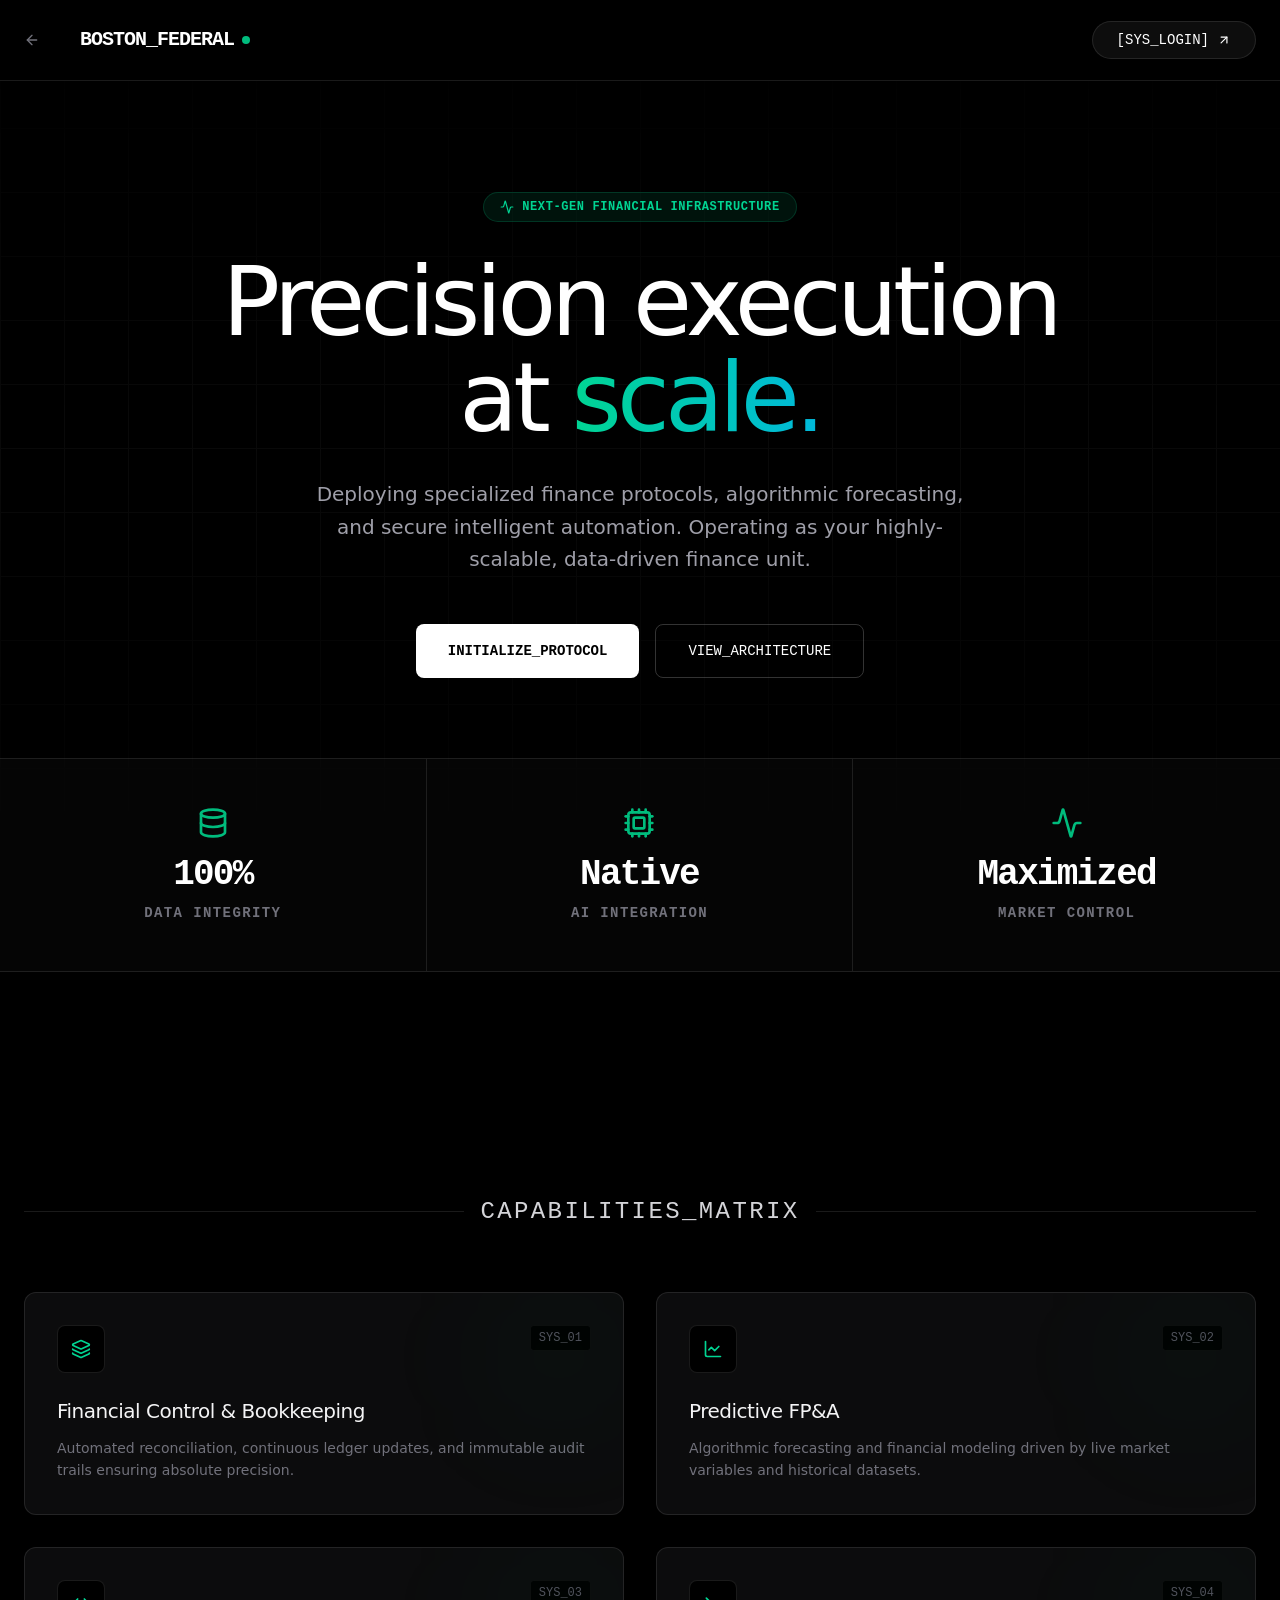
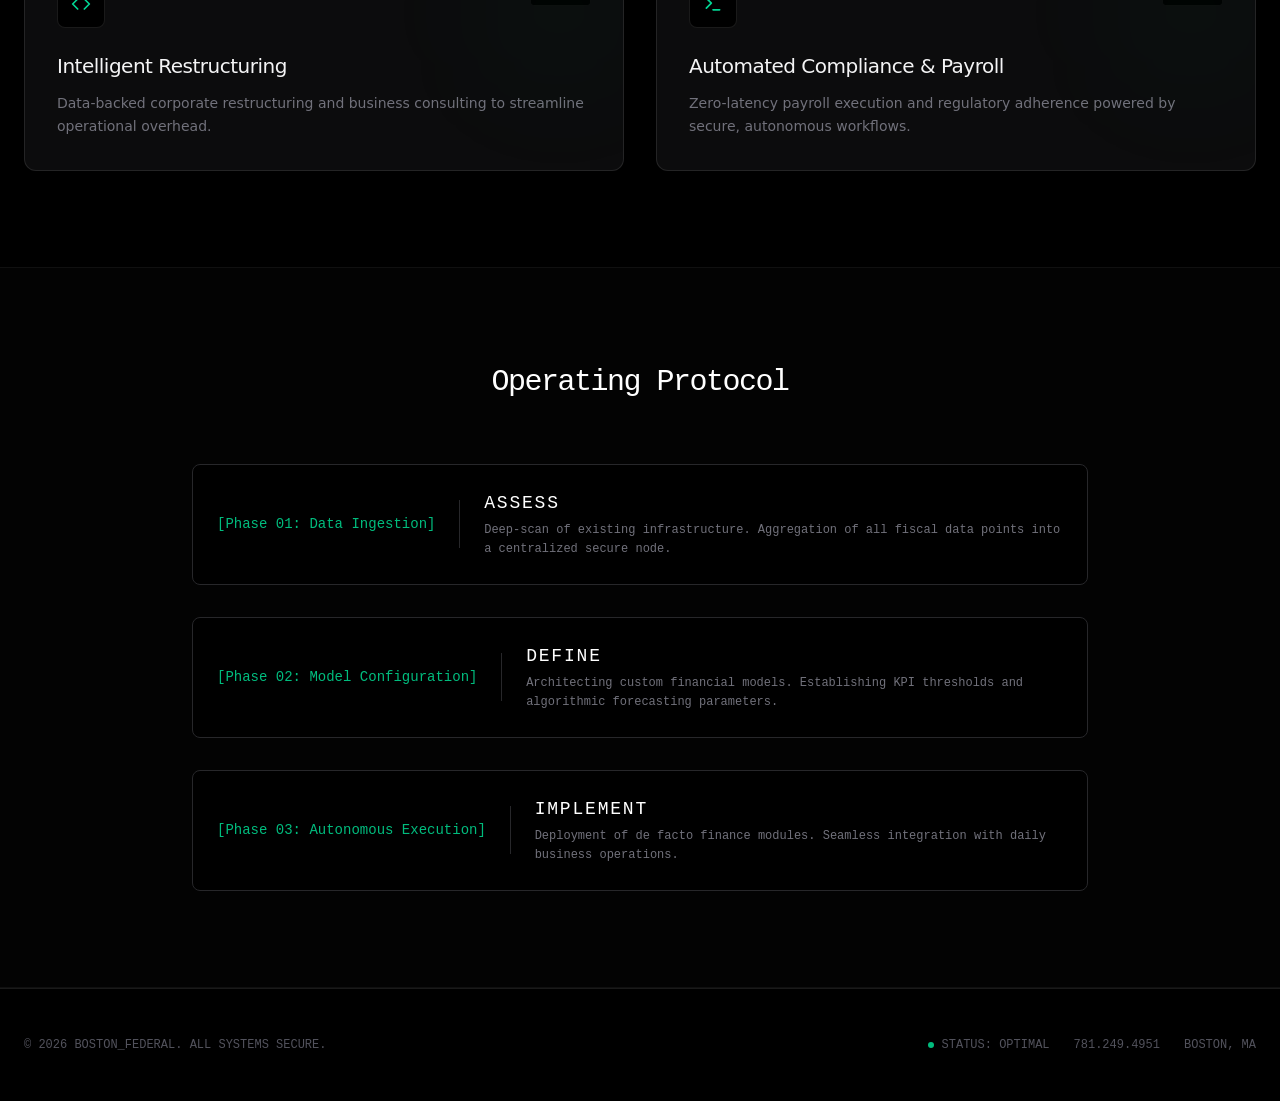
<file: concept-2.html>
<!DOCTYPE html><html lang="en" class="inter_fe8b9d92-module__LINzvG__variable playfair_display_fa003182-module__E_H7JW__variable h-full antialiased"><head><meta charSet="utf-8"/><meta name="viewport" content="width=device-width, initial-scale=1"/><link rel="preload" href="/_next/static/media/2a65768255d6b625-s.p.14by5b4al-y~f.woff2" as="font" crossorigin="" type="font/woff2"/><link rel="preload" href="/_next/static/media/83afe278b6a6bb3c-s.p.0q-301v4kxxnr.woff2" as="font" crossorigin="" type="font/woff2"/><link rel="stylesheet" href="/_next/static/chunks/0.nwh35qzbd-i.css" data-precedence="next"/><link rel="preload" as="script" fetchPriority="low" href="/_next/static/chunks/15xrurgzs99gv.js"/><script src="/_next/static/chunks/0dgq26a5_oy.a.js" async=""></script><script src="/_next/static/chunks/16g.ca89g7fib.js" async=""></script><script src="/_next/static/chunks/0oui10gukf8nf.js" async=""></script><script src="/_next/static/chunks/turbopack-0ek5lm556em0y.js" async=""></script><script src="/_next/static/chunks/01xlw8hd842-c.js" async=""></script><script src="/_next/static/chunks/00-csyj9a6t-x.js" async=""></script><script src="/_next/static/chunks/0kyudmphmd46r.js" async=""></script><script src="/_next/static/chunks/0mzxjbgrkx-f3.js" async=""></script><meta name="next-size-adjust" content=""/><title>Boston Federal Financial</title><meta name="description" content="Finance &amp; Accounting Professionals"/><link rel="icon" href="/favicon.ico?favicon.0x3dzn~oxb6tn.ico" sizes="256x256" type="image/x-icon"/><script src="/_next/static/chunks/03~yq9q893hmn.js" noModule=""></script></head><body class="min-h-full flex flex-col"><div hidden=""><!--$--><!--/$--></div><div class="min-h-screen bg-black text-white font-sans overflow-x-hidden selection:bg-emerald-500/30"><div class="fixed inset-0 pointer-events-none opacity-20" style="background-image:linear-gradient(to right, #333 1px, transparent 1px), linear-gradient(to bottom, #333 1px, transparent 1px);background-size:4rem 4rem"></div><div class="fixed inset-0 pointer-events-none bg-gradient-to-b from-black via-transparent to-black"></div><nav class="fixed w-full top-0 z-50 border-b border-white/10 bg-black/50 backdrop-blur-xl"><div class="max-w-7xl mx-auto px-6 h-20 flex items-center justify-between"><div class="flex items-center space-x-8"><a class="text-zinc-500 hover:text-white transition-colors flex items-center text-sm font-medium" href="/preview"><svg xmlns="http://www.w3.org/2000/svg" width="16" height="16" viewBox="0 0 24 24" fill="none" stroke="currentColor" stroke-width="2" stroke-linecap="round" stroke-linejoin="round" class="lucide lucide-arrow-left mr-2" aria-hidden="true"><path d="m12 19-7-7 7-7"></path><path d="M19 12H5"></path></svg></a><div class="text-xl font-bold tracking-tighter text-white flex items-center font-mono">BOSTON_FEDERAL <div class="w-2 h-2 rounded-full bg-emerald-500 ml-2 animate-pulse"></div></div></div><button class="hidden md:flex px-6 py-2 bg-white/5 border border-white/10 text-white text-sm font-mono hover:bg-white/10 transition-all rounded-full items-center">[SYS_LOGIN] <svg xmlns="http://www.w3.org/2000/svg" width="14" height="14" viewBox="0 0 24 24" fill="none" stroke="currentColor" stroke-width="2" stroke-linecap="round" stroke-linejoin="round" class="lucide lucide-arrow-up-right ml-2" aria-hidden="true"><path d="M7 7h10v10"></path><path d="M7 17 17 7"></path></svg></button></div></nav><section class="pt-48 pb-20 px-6 max-w-7xl mx-auto relative z-10"><div class="flex flex-col items-center text-center max-w-4xl mx-auto"><div class="inline-flex items-center space-x-2 bg-emerald-500/10 text-emerald-400 px-4 py-1.5 rounded-full text-xs font-semibold tracking-wider uppercase mb-8 border border-emerald-500/20 font-mono" style="opacity:0;transform:scale(0.9)"><svg xmlns="http://www.w3.org/2000/svg" width="14" height="14" viewBox="0 0 24 24" fill="none" stroke="currentColor" stroke-width="2" stroke-linecap="round" stroke-linejoin="round" class="lucide lucide-activity" aria-hidden="true"><path d="M22 12h-2.48a2 2 0 0 0-1.93 1.46l-2.35 8.36a.25.25 0 0 1-.48 0L9.24 2.18a.25.25 0 0 0-.48 0l-2.35 8.36A2 2 0 0 1 4.49 12H2"></path></svg><span>Next-Gen Financial Infrastructure</span></div><h1 class="text-6xl md:text-7xl lg:text-8xl font-medium tracking-tighter mb-8" style="opacity:0;transform:translateY(20px)">Precision execution at <span class="text-transparent bg-clip-text bg-gradient-to-r from-emerald-400 to-cyan-500">scale.</span></h1><p class="text-xl text-zinc-400 mb-12 max-w-2xl leading-relaxed font-light" style="opacity:0;transform:translateY(20px)">Deploying specialized finance protocols, algorithmic forecasting, and secure intelligent automation. Operating as your highly-scalable, data-driven finance unit.</p><div class="flex flex-col sm:flex-row gap-4 w-full justify-center" style="opacity:0;transform:translateY(20px)"><button class="px-8 py-4 bg-white text-black font-semibold rounded-lg hover:bg-zinc-200 transition-colors flex items-center justify-center font-mono text-sm uppercase">Initialize_Protocol</button><button class="px-8 py-4 bg-transparent border border-white/20 text-white font-medium rounded-lg hover:bg-white/5 transition-colors flex items-center justify-center font-mono text-sm uppercase">View_Architecture</button></div></div></section><section class="border-y border-white/10 bg-white/[0.02] relative z-10 mb-32"><div class="max-w-7xl mx-auto grid grid-cols-1 md:grid-cols-3 divide-y md:divide-y-0 md:divide-x divide-white/10"><div class="p-12 flex flex-col items-center justify-center text-center"><svg xmlns="http://www.w3.org/2000/svg" width="32" height="32" viewBox="0 0 24 24" fill="none" stroke="currentColor" stroke-width="2" stroke-linecap="round" stroke-linejoin="round" class="lucide lucide-database text-emerald-500 mb-4" aria-hidden="true"><ellipse cx="12" cy="5" rx="9" ry="3"></ellipse><path d="M3 5V19A9 3 0 0 0 21 19V5"></path><path d="M3 12A9 3 0 0 0 21 12"></path></svg><div class="text-4xl font-mono font-bold mb-2 tracking-tighter">100%</div><div class="text-sm text-zinc-500 uppercase tracking-widest font-semibold font-mono">Data Integrity</div></div><div class="p-12 flex flex-col items-center justify-center text-center"><svg xmlns="http://www.w3.org/2000/svg" width="32" height="32" viewBox="0 0 24 24" fill="none" stroke="currentColor" stroke-width="2" stroke-linecap="round" stroke-linejoin="round" class="lucide lucide-cpu text-emerald-500 mb-4" aria-hidden="true"><path d="M12 20v2"></path><path d="M12 2v2"></path><path d="M17 20v2"></path><path d="M17 2v2"></path><path d="M2 12h2"></path><path d="M2 17h2"></path><path d="M2 7h2"></path><path d="M20 12h2"></path><path d="M20 17h2"></path><path d="M20 7h2"></path><path d="M7 20v2"></path><path d="M7 2v2"></path><rect x="4" y="4" width="16" height="16" rx="2"></rect><rect x="8" y="8" width="8" height="8" rx="1"></rect></svg><div class="text-4xl font-mono font-bold mb-2 tracking-tighter">Native</div><div class="text-sm text-zinc-500 uppercase tracking-widest font-semibold font-mono">AI Integration</div></div><div class="p-12 flex flex-col items-center justify-center text-center"><svg xmlns="http://www.w3.org/2000/svg" width="32" height="32" viewBox="0 0 24 24" fill="none" stroke="currentColor" stroke-width="2" stroke-linecap="round" stroke-linejoin="round" class="lucide lucide-activity text-emerald-500 mb-4" aria-hidden="true"><path d="M22 12h-2.48a2 2 0 0 0-1.93 1.46l-2.35 8.36a.25.25 0 0 1-.48 0L9.24 2.18a.25.25 0 0 0-.48 0l-2.35 8.36A2 2 0 0 1 4.49 12H2"></path></svg><div class="text-4xl font-mono font-bold mb-2 tracking-tighter">Maximized</div><div class="text-sm text-zinc-500 uppercase tracking-widest font-semibold font-mono">Market Control</div></div></div></section><section class="px-6 py-24 relative z-10 max-w-7xl mx-auto"><div class="flex items-center space-x-4 mb-16"><div class="h-[1px] flex-grow bg-white/10"></div><h2 class="text-2xl font-mono uppercase tracking-widest text-zinc-300">Capabilities_Matrix</h2><div class="h-[1px] flex-grow bg-white/10"></div></div><div class="grid grid-cols-1 md:grid-cols-2 gap-8"><div class="bg-zinc-900/50 border border-white/10 p-8 rounded-xl hover:border-emerald-500/50 transition-colors group relative overflow-hidden" style="opacity:0;transform:translateY(20px)"><div class="absolute top-0 right-0 w-32 h-32 bg-emerald-500/5 rounded-full blur-3xl group-hover:bg-emerald-500/10 transition-colors"></div><div class="flex items-start justify-between mb-6"><div class="w-12 h-12 bg-black border border-white/10 rounded-lg flex items-center justify-center text-emerald-400"><svg xmlns="http://www.w3.org/2000/svg" width="20" height="20" viewBox="0 0 24 24" fill="none" stroke="currentColor" stroke-width="2" stroke-linecap="round" stroke-linejoin="round" class="lucide lucide-layers" aria-hidden="true"><path d="M12.83 2.18a2 2 0 0 0-1.66 0L2.6 6.08a1 1 0 0 0 0 1.83l8.58 3.91a2 2 0 0 0 1.66 0l8.58-3.9a1 1 0 0 0 0-1.83z"></path><path d="M2 12a1 1 0 0 0 .58.91l8.6 3.91a2 2 0 0 0 1.65 0l8.58-3.9A1 1 0 0 0 22 12"></path><path d="M2 17a1 1 0 0 0 .58.91l8.6 3.91a2 2 0 0 0 1.65 0l8.58-3.9A1 1 0 0 0 22 17"></path></svg></div><div class="font-mono text-xs text-zinc-600 bg-black px-2 py-1 rounded border border-white/5">SYS_01</div></div><h3 class="text-xl font-medium tracking-tight mb-3 text-zinc-100">Financial Control &amp; Bookkeeping</h3><p class="text-zinc-500 font-light text-sm leading-relaxed">Automated reconciliation, continuous ledger updates, and immutable audit trails ensuring absolute precision.</p></div><div class="bg-zinc-900/50 border border-white/10 p-8 rounded-xl hover:border-emerald-500/50 transition-colors group relative overflow-hidden" style="opacity:0;transform:translateY(20px)"><div class="absolute top-0 right-0 w-32 h-32 bg-emerald-500/5 rounded-full blur-3xl group-hover:bg-emerald-500/10 transition-colors"></div><div class="flex items-start justify-between mb-6"><div class="w-12 h-12 bg-black border border-white/10 rounded-lg flex items-center justify-center text-emerald-400"><svg xmlns="http://www.w3.org/2000/svg" width="20" height="20" viewBox="0 0 24 24" fill="none" stroke="currentColor" stroke-width="2" stroke-linecap="round" stroke-linejoin="round" class="lucide lucide-chart-line" aria-hidden="true"><path d="M3 3v16a2 2 0 0 0 2 2h16"></path><path d="m19 9-5 5-4-4-3 3"></path></svg></div><div class="font-mono text-xs text-zinc-600 bg-black px-2 py-1 rounded border border-white/5">SYS_02</div></div><h3 class="text-xl font-medium tracking-tight mb-3 text-zinc-100">Predictive FP&amp;A</h3><p class="text-zinc-500 font-light text-sm leading-relaxed">Algorithmic forecasting and financial modeling driven by live market variables and historical datasets.</p></div><div class="bg-zinc-900/50 border border-white/10 p-8 rounded-xl hover:border-emerald-500/50 transition-colors group relative overflow-hidden" style="opacity:0;transform:translateY(20px)"><div class="absolute top-0 right-0 w-32 h-32 bg-emerald-500/5 rounded-full blur-3xl group-hover:bg-emerald-500/10 transition-colors"></div><div class="flex items-start justify-between mb-6"><div class="w-12 h-12 bg-black border border-white/10 rounded-lg flex items-center justify-center text-emerald-400"><svg xmlns="http://www.w3.org/2000/svg" width="20" height="20" viewBox="0 0 24 24" fill="none" stroke="currentColor" stroke-width="2" stroke-linecap="round" stroke-linejoin="round" class="lucide lucide-code" aria-hidden="true"><path d="m16 18 6-6-6-6"></path><path d="m8 6-6 6 6 6"></path></svg></div><div class="font-mono text-xs text-zinc-600 bg-black px-2 py-1 rounded border border-white/5">SYS_03</div></div><h3 class="text-xl font-medium tracking-tight mb-3 text-zinc-100">Intelligent Restructuring</h3><p class="text-zinc-500 font-light text-sm leading-relaxed">Data-backed corporate restructuring and business consulting to streamline operational overhead.</p></div><div class="bg-zinc-900/50 border border-white/10 p-8 rounded-xl hover:border-emerald-500/50 transition-colors group relative overflow-hidden" style="opacity:0;transform:translateY(20px)"><div class="absolute top-0 right-0 w-32 h-32 bg-emerald-500/5 rounded-full blur-3xl group-hover:bg-emerald-500/10 transition-colors"></div><div class="flex items-start justify-between mb-6"><div class="w-12 h-12 bg-black border border-white/10 rounded-lg flex items-center justify-center text-emerald-400"><svg xmlns="http://www.w3.org/2000/svg" width="20" height="20" viewBox="0 0 24 24" fill="none" stroke="currentColor" stroke-width="2" stroke-linecap="round" stroke-linejoin="round" class="lucide lucide-terminal" aria-hidden="true"><path d="M12 19h8"></path><path d="m4 17 6-6-6-6"></path></svg></div><div class="font-mono text-xs text-zinc-600 bg-black px-2 py-1 rounded border border-white/5">SYS_04</div></div><h3 class="text-xl font-medium tracking-tight mb-3 text-zinc-100">Automated Compliance &amp; Payroll</h3><p class="text-zinc-500 font-light text-sm leading-relaxed">Zero-latency payroll execution and regulatory adherence powered by secure, autonomous workflows.</p></div></div></section><section class="px-6 py-24 bg-white/[0.01] border-y border-white/5 relative z-10"><div class="max-w-4xl mx-auto"><h2 class="text-center text-3xl font-mono mb-16 tracking-tighter">Operating Protocol</h2><div class="space-y-8 font-mono"><div class="flex flex-col md:flex-row gap-6 p-6 bg-black border border-zinc-800 rounded-lg items-start md:items-center"><div class="text-emerald-500 text-sm whitespace-nowrap">[<!-- -->Phase 01: Data Ingestion<!-- -->]</div><div class="w-full md:w-px h-px md:h-12 bg-zinc-800"></div><div class="flex-grow"><div class="text-white text-lg mb-1 uppercase tracking-widest">Assess</div><div class="text-zinc-500 text-xs leading-relaxed">Deep-scan of existing infrastructure. Aggregation of all fiscal data points into a centralized secure node.</div></div></div><div class="flex flex-col md:flex-row gap-6 p-6 bg-black border border-zinc-800 rounded-lg items-start md:items-center"><div class="text-emerald-500 text-sm whitespace-nowrap">[<!-- -->Phase 02: Model Configuration<!-- -->]</div><div class="w-full md:w-px h-px md:h-12 bg-zinc-800"></div><div class="flex-grow"><div class="text-white text-lg mb-1 uppercase tracking-widest">Define</div><div class="text-zinc-500 text-xs leading-relaxed">Architecting custom financial models. Establishing KPI thresholds and algorithmic forecasting parameters.</div></div></div><div class="flex flex-col md:flex-row gap-6 p-6 bg-black border border-zinc-800 rounded-lg items-start md:items-center"><div class="text-emerald-500 text-sm whitespace-nowrap">[<!-- -->Phase 03: Autonomous Execution<!-- -->]</div><div class="w-full md:w-px h-px md:h-12 bg-zinc-800"></div><div class="flex-grow"><div class="text-white text-lg mb-1 uppercase tracking-widest">Implement</div><div class="text-zinc-500 text-xs leading-relaxed">Deployment of de facto finance modules. Seamless integration with daily business operations.</div></div></div></div></div></section><footer class="py-12 px-6 border-t border-white/10 relative z-10 bg-black"><div class="max-w-7xl mx-auto flex flex-col md:flex-row justify-between items-center font-mono text-xs text-zinc-600"><div class="mb-4 md:mb-0">© 2026 BOSTON_FEDERAL. ALL SYSTEMS SECURE.</div><div class="flex space-x-6"><span class="flex items-center"><div class="w-1.5 h-1.5 rounded-full bg-emerald-500 mr-2"></div> STATUS: OPTIMAL</span><span>781.249.4951</span><span>BOSTON, MA</span></div></div></footer></div><!--$--><!--/$--><script src="/_next/static/chunks/15xrurgzs99gv.js" id="_R_" async=""></script><script>(self.__next_f=self.__next_f||[]).push([0])</script><script>self.__next_f.push([1,"1:\"$Sreact.fragment\"\n2:I[39756,[\"/_next/static/chunks/01xlw8hd842-c.js\",\"/_next/static/chunks/00-csyj9a6t-x.js\"],\"default\"]\n3:I[37457,[\"/_next/static/chunks/01xlw8hd842-c.js\",\"/_next/static/chunks/00-csyj9a6t-x.js\"],\"default\"]\n4:I[47257,[\"/_next/static/chunks/01xlw8hd842-c.js\",\"/_next/static/chunks/00-csyj9a6t-x.js\"],\"ClientPageRoot\"]\n5:I[94578,[\"/_next/static/chunks/01xlw8hd842-c.js\",\"/_next/static/chunks/00-csyj9a6t-x.js\",\"/_next/static/chunks/0kyudmphmd46r.js\",\"/_next/static/chunks/0mzxjbgrkx-f3.js\"],\"default\"]\n8:I[97367,[\"/_next/static/chunks/01xlw8hd842-c.js\",\"/_next/static/chunks/00-csyj9a6t-x.js\"],\"OutletBoundary\"]\n9:\"$Sreact.suspense\"\nc:I[97367,[\"/_next/static/chunks/01xlw8hd842-c.js\",\"/_next/static/chunks/00-csyj9a6t-x.js\"],\"ViewportBoundary\"]\ne:I[97367,[\"/_next/static/chunks/01xlw8hd842-c.js\",\"/_next/static/chunks/00-csyj9a6t-x.js\"],\"MetadataBoundary\"]\n10:I[68027,[\"/_next/static/chunks/01xlw8hd842-c.js\",\"/_next/static/chunks/00-csyj9a6t-x.js\"],\"default\",1]\n:HL[\"/_next/static/chunks/0.nwh35qzbd-i.css\",\"style\"]\n:HL[\"/_next/static/media/2a65768255d6b625-s.p.14by5b4al-y~f.woff2\",\"font\",{\"crossOrigin\":\"\",\"type\":\"font/woff2\"}]\n:HL[\"/_next/static/media/83afe278b6a6bb3c-s.p.0q-301v4kxxnr.woff2\",\"font\",{\"crossOrigin\":\"\",\"type\":\"font/woff2\"}]\n"])</script><script>self.__next_f.push([1,"0:{\"P\":null,\"c\":[\"\",\"concept-2\"],\"q\":\"\",\"i\":false,\"f\":[[[\"\",{\"children\":[\"concept-2\",{\"children\":[\"__PAGE__\",{}]}]},\"$undefined\",\"$undefined\",16],[[\"$\",\"$1\",\"c\",{\"children\":[[[\"$\",\"link\",\"0\",{\"rel\":\"stylesheet\",\"href\":\"/_next/static/chunks/0.nwh35qzbd-i.css\",\"precedence\":\"next\",\"crossOrigin\":\"$undefined\",\"nonce\":\"$undefined\"}],[\"$\",\"script\",\"script-0\",{\"src\":\"/_next/static/chunks/01xlw8hd842-c.js\",\"async\":true,\"nonce\":\"$undefined\"}],[\"$\",\"script\",\"script-1\",{\"src\":\"/_next/static/chunks/00-csyj9a6t-x.js\",\"async\":true,\"nonce\":\"$undefined\"}]],[\"$\",\"html\",null,{\"lang\":\"en\",\"className\":\"inter_fe8b9d92-module__LINzvG__variable playfair_display_fa003182-module__E_H7JW__variable h-full antialiased\",\"children\":[\"$\",\"body\",null,{\"className\":\"min-h-full flex flex-col\",\"children\":[\"$\",\"$L2\",null,{\"parallelRouterKey\":\"children\",\"error\":\"$undefined\",\"errorStyles\":\"$undefined\",\"errorScripts\":\"$undefined\",\"template\":[\"$\",\"$L3\",null,{}],\"templateStyles\":\"$undefined\",\"templateScripts\":\"$undefined\",\"notFound\":[[[\"$\",\"title\",null,{\"children\":\"404: This page could not be found.\"}],[\"$\",\"div\",null,{\"style\":{\"fontFamily\":\"system-ui,\\\"Segoe UI\\\",Roboto,Helvetica,Arial,sans-serif,\\\"Apple Color Emoji\\\",\\\"Segoe UI Emoji\\\"\",\"height\":\"100vh\",\"textAlign\":\"center\",\"display\":\"flex\",\"flexDirection\":\"column\",\"alignItems\":\"center\",\"justifyContent\":\"center\"},\"children\":[\"$\",\"div\",null,{\"children\":[[\"$\",\"style\",null,{\"dangerouslySetInnerHTML\":{\"__html\":\"body{color:#000;background:#fff;margin:0}.next-error-h1{border-right:1px solid rgba(0,0,0,.3)}@media (prefers-color-scheme:dark){body{color:#fff;background:#000}.next-error-h1{border-right:1px solid rgba(255,255,255,.3)}}\"}}],[\"$\",\"h1\",null,{\"className\":\"next-error-h1\",\"style\":{\"display\":\"inline-block\",\"margin\":\"0 20px 0 0\",\"padding\":\"0 23px 0 0\",\"fontSize\":24,\"fontWeight\":500,\"verticalAlign\":\"top\",\"lineHeight\":\"49px\"},\"children\":404}],[\"$\",\"div\",null,{\"style\":{\"display\":\"inline-block\"},\"children\":[\"$\",\"h2\",null,{\"style\":{\"fontSize\":14,\"fontWeight\":400,\"lineHeight\":\"49px\",\"margin\":0},\"children\":\"This page could not be found.\"}]}]]}]}]],[]],\"forbidden\":\"$undefined\",\"unauthorized\":\"$undefined\"}]}]}]]}],{\"children\":[[\"$\",\"$1\",\"c\",{\"children\":[null,[\"$\",\"$L2\",null,{\"parallelRouterKey\":\"children\",\"error\":\"$undefined\",\"errorStyles\":\"$undefined\",\"errorScripts\":\"$undefined\",\"template\":[\"$\",\"$L3\",null,{}],\"templateStyles\":\"$undefined\",\"templateScripts\":\"$undefined\",\"notFound\":\"$undefined\",\"forbidden\":\"$undefined\",\"unauthorized\":\"$undefined\"}]]}],{\"children\":[[\"$\",\"$1\",\"c\",{\"children\":[[\"$\",\"$L4\",null,{\"Component\":\"$5\",\"serverProvidedParams\":{\"searchParams\":{},\"params\":{},\"promises\":[\"$@6\",\"$@7\"]}}],[[\"$\",\"script\",\"script-0\",{\"src\":\"/_next/static/chunks/0kyudmphmd46r.js\",\"async\":true,\"nonce\":\"$undefined\"}],[\"$\",\"script\",\"script-1\",{\"src\":\"/_next/static/chunks/0mzxjbgrkx-f3.js\",\"async\":true,\"nonce\":\"$undefined\"}]],[\"$\",\"$L8\",null,{\"children\":[\"$\",\"$9\",null,{\"name\":\"Next.MetadataOutlet\",\"children\":\"$@a\"}]}]]}],{},null,false,null]},null,false,\"$@b\"]},null,false,null],[\"$\",\"$1\",\"h\",{\"children\":[null,[\"$\",\"$Lc\",null,{\"children\":\"$Ld\"}],[\"$\",\"div\",null,{\"hidden\":true,\"children\":[\"$\",\"$Le\",null,{\"children\":[\"$\",\"$9\",null,{\"name\":\"Next.Metadata\",\"children\":\"$Lf\"}]}]}],[\"$\",\"meta\",null,{\"name\":\"next-size-adjust\",\"content\":\"\"}]]}],false]],\"m\":\"$undefined\",\"G\":[\"$10\",[[\"$\",\"link\",\"0\",{\"rel\":\"stylesheet\",\"href\":\"/_next/static/chunks/0.nwh35qzbd-i.css\",\"precedence\":\"next\",\"crossOrigin\":\"$undefined\",\"nonce\":\"$undefined\"}]]],\"S\":true,\"h\":null,\"s\":\"$undefined\",\"l\":\"$undefined\",\"p\":\"$undefined\",\"d\":\"$undefined\",\"b\":\"b-NvxdlyTnlp0r8mPizJx\"}\n"])</script><script>self.__next_f.push([1,"11:[]\nb:\"$W11\"\n6:{}\n7:\"$0:f:0:1:1:children:1:children:0:props:children:0:props:serverProvidedParams:params\"\n"])</script><script>self.__next_f.push([1,"d:[[\"$\",\"meta\",\"0\",{\"charSet\":\"utf-8\"}],[\"$\",\"meta\",\"1\",{\"name\":\"viewport\",\"content\":\"width=device-width, initial-scale=1\"}]]\n"])</script><script>self.__next_f.push([1,"12:I[27201,[\"/_next/static/chunks/01xlw8hd842-c.js\",\"/_next/static/chunks/00-csyj9a6t-x.js\"],\"IconMark\"]\na:null\nf:[[\"$\",\"title\",\"0\",{\"children\":\"Boston Federal Financial\"}],[\"$\",\"meta\",\"1\",{\"name\":\"description\",\"content\":\"Finance \u0026 Accounting Professionals\"}],[\"$\",\"link\",\"2\",{\"rel\":\"icon\",\"href\":\"/favicon.ico?favicon.0x3dzn~oxb6tn.ico\",\"sizes\":\"256x256\",\"type\":\"image/x-icon\"}],[\"$\",\"$L12\",\"3\",{}]]\n"])</script></body></html>
</file>
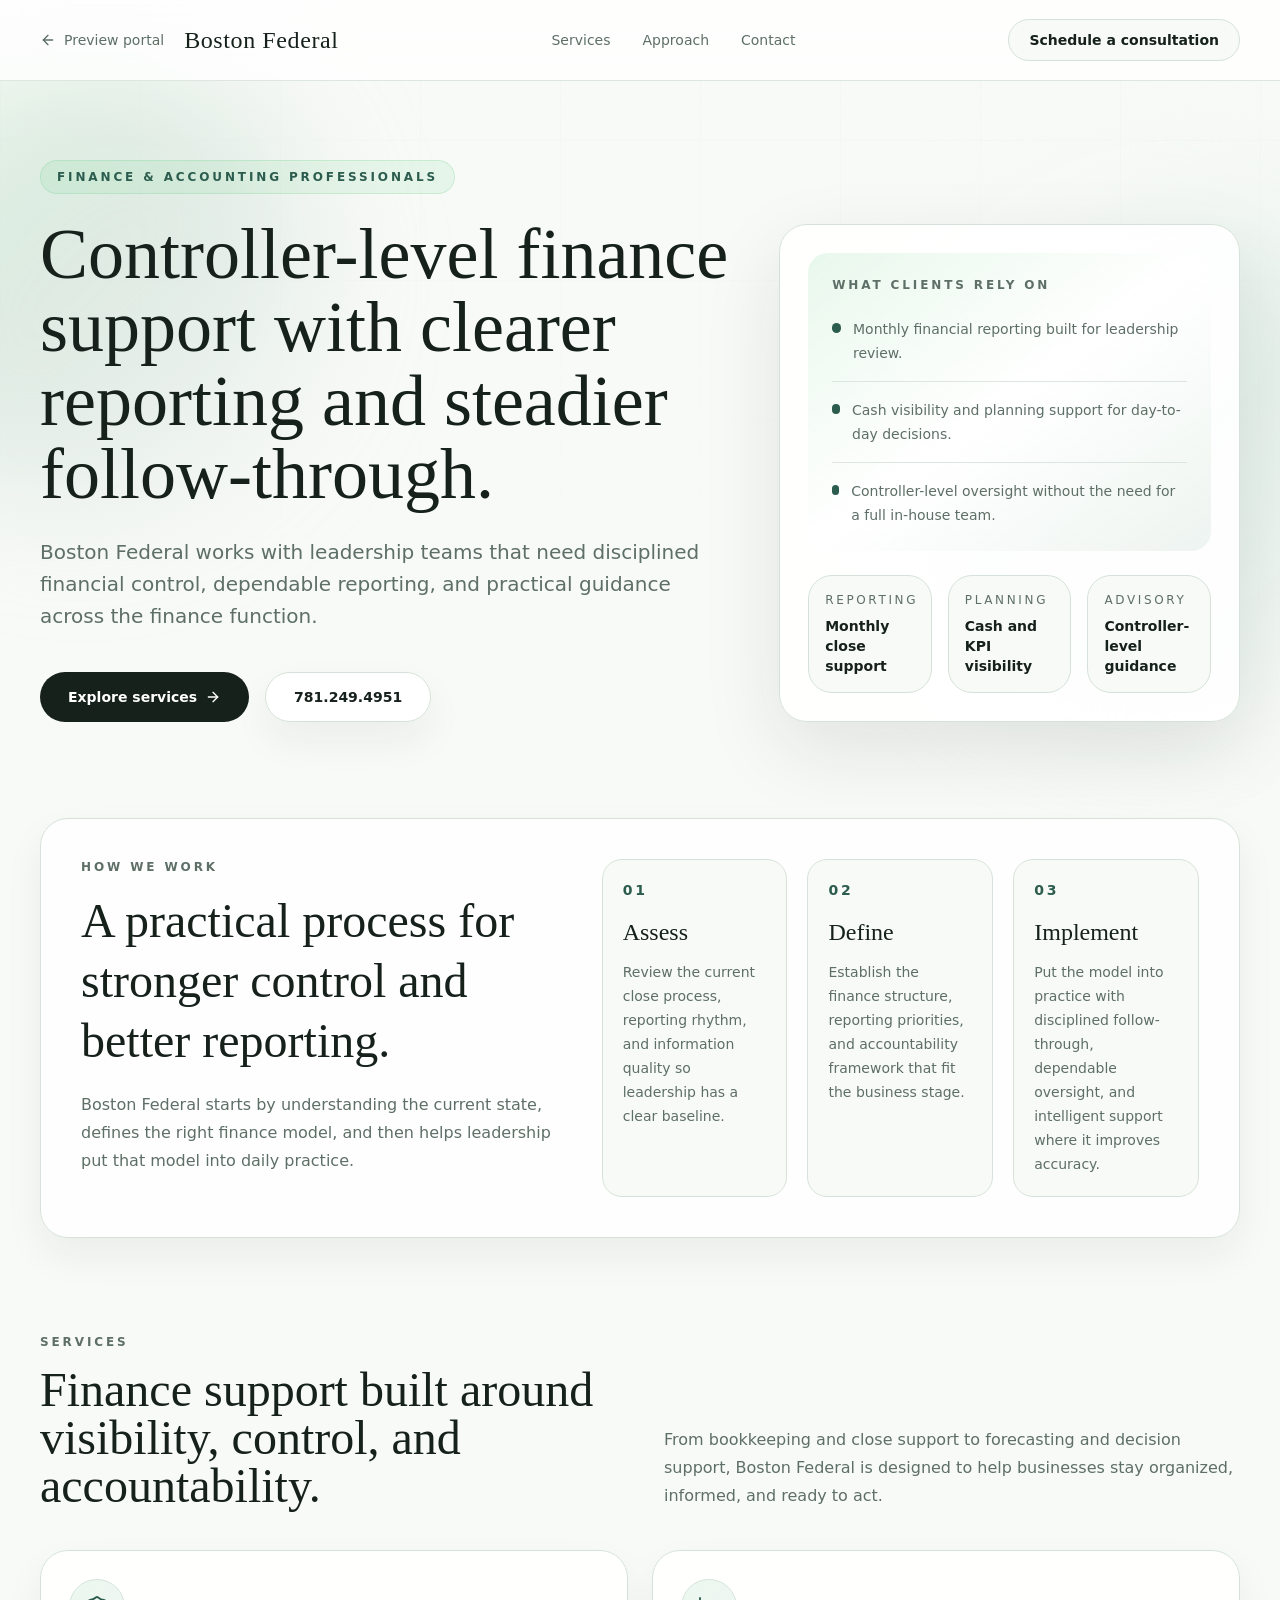
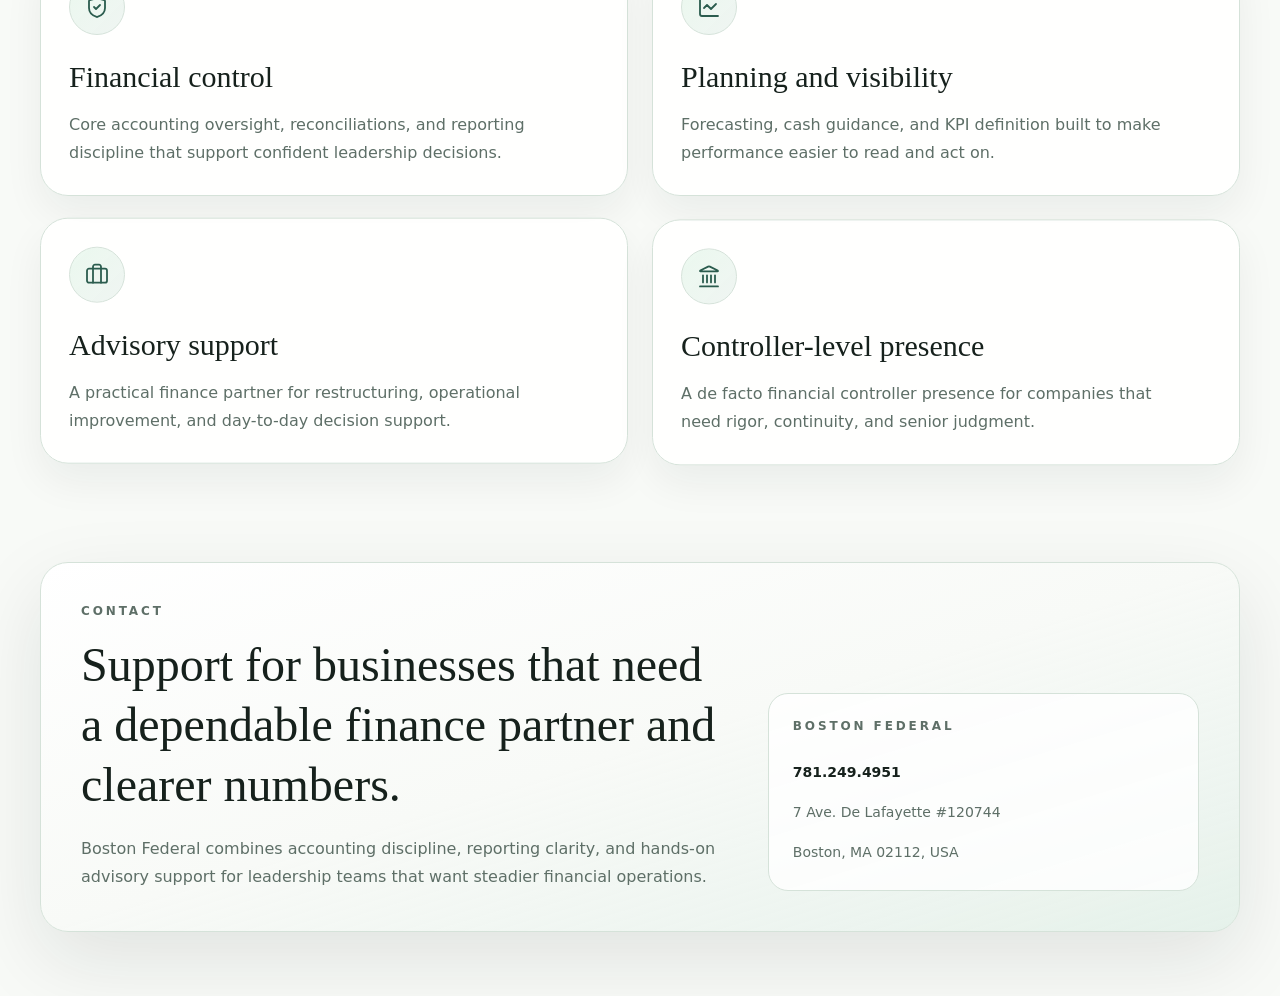
<file: concept-4.html>
<!DOCTYPE html><html lang="en" class="inter_fe8b9d92-module__LINzvG__variable playfair_display_fa003182-module__E_H7JW__variable h-full antialiased"><head><meta charSet="utf-8"/><meta name="viewport" content="width=device-width, initial-scale=1"/><link rel="preload" href="/_next/static/media/2a65768255d6b625-s.p.14by5b4al-y~f.woff2" as="font" crossorigin="" type="font/woff2"/><link rel="preload" href="/_next/static/media/83afe278b6a6bb3c-s.p.0q-301v4kxxnr.woff2" as="font" crossorigin="" type="font/woff2"/><link rel="stylesheet" href="/_next/static/chunks/0.nwh35qzbd-i.css" data-precedence="next"/><link rel="preload" as="script" fetchPriority="low" href="/_next/static/chunks/15xrurgzs99gv.js"/><script src="/_next/static/chunks/0dgq26a5_oy.a.js" async=""></script><script src="/_next/static/chunks/16g.ca89g7fib.js" async=""></script><script src="/_next/static/chunks/0oui10gukf8nf.js" async=""></script><script src="/_next/static/chunks/turbopack-0ek5lm556em0y.js" async=""></script><script src="/_next/static/chunks/01xlw8hd842-c.js" async=""></script><script src="/_next/static/chunks/00-csyj9a6t-x.js" async=""></script><script src="/_next/static/chunks/0hf3y42u~j8jc.js" async=""></script><script src="/_next/static/chunks/0oegeenr2auog.js" async=""></script><meta name="next-size-adjust" content=""/><title>Boston Federal Financial</title><meta name="description" content="Finance &amp; Accounting Professionals"/><link rel="icon" href="/favicon.ico?favicon.0x3dzn~oxb6tn.ico" sizes="256x256" type="image/x-icon"/><script src="/_next/static/chunks/03~yq9q893hmn.js" noModule=""></script></head><body class="min-h-full flex flex-col"><div hidden=""><!--$--><!--/$--></div><div class="min-h-screen overflow-x-hidden bg-ivory text-ink selection:bg-emerald/20"><div class="pointer-events-none fixed inset-0"><div class="absolute left-[-8rem] top-16 h-[28rem] w-[28rem] rounded-full bg-gradient-to-br from-emerald/20 via-sage/45 to-transparent blur-3xl"></div><div class="absolute right-[-10rem] top-48 h-[32rem] w-[32rem] rounded-full bg-gradient-to-br from-white via-foam/90 to-transparent blur-3xl"></div><div class="absolute inset-0 opacity-40" style="background-image:linear-gradient(to right, rgba(213, 226, 217, 0.7) 1px, transparent 1px), linear-gradient(to bottom, rgba(213, 226, 217, 0.7) 1px, transparent 1px);background-size:140px 140px;mask-image:linear-gradient(to bottom, rgba(0,0,0,0.45), transparent 72%)"></div></div><nav class="fixed inset-x-0 top-0 z-50 border-b border-line/80 bg-white/78 backdrop-blur-xl"><div class="mx-auto flex h-20 w-full max-w-7xl items-center justify-between gap-6 px-6 md:px-10"><div class="flex items-center gap-5"><a class="inline-flex items-center gap-2 text-sm font-medium text-muted transition-colors hover:text-ink" href="/preview"><svg xmlns="http://www.w3.org/2000/svg" width="16" height="16" viewBox="0 0 24 24" fill="none" stroke="currentColor" stroke-width="2" stroke-linecap="round" stroke-linejoin="round" class="lucide lucide-arrow-left" aria-hidden="true"><path d="m12 19-7-7 7-7"></path><path d="M19 12H5"></path></svg><span class="hidden sm:inline">Preview portal</span></a><div class="font-serif text-xl tracking-wide text-ink md:text-2xl">Boston Federal</div></div><div class="hidden items-center gap-8 text-sm text-muted md:flex"><a href="#services" class="transition-colors hover:text-ink">Services</a><a href="#approach" class="transition-colors hover:text-ink">Approach</a><a href="#contact" class="transition-colors hover:text-ink">Contact</a></div><a href="#contact" class="hidden rounded-full border border-line bg-ivory px-5 py-2.5 text-sm font-semibold text-ink transition-colors hover:bg-white md:inline-flex">Schedule a consultation</a></div></nav><main class="relative z-10 mx-auto flex w-full max-w-7xl flex-col px-6 pb-16 pt-32 md:px-10 md:pt-40"><section class="grid gap-12 lg:grid-cols-[minmax(0,1.2fr)_minmax(340px,0.8fr)] lg:items-end"><div class="max-w-4xl" style="opacity:0;transform:translateY(24px)"><div class="mb-6 inline-flex items-center gap-2 rounded-full border border-emerald/20 bg-emerald/10 px-4 py-2 text-xs font-semibold uppercase tracking-[0.24em] text-spruce">Finance &amp; accounting professionals</div><h1 class="font-serif text-5xl leading-[1.02] text-ink md:text-7xl">Controller-level finance support with clearer reporting and steadier follow-through.</h1><p class="mt-6 max-w-2xl text-lg leading-8 text-muted md:text-xl">Boston Federal works with leadership teams that need disciplined financial control, dependable reporting, and practical guidance across the finance function.</p><div class="mt-10 flex flex-col gap-4 sm:flex-row"><a href="#services" class="inline-flex items-center justify-center rounded-full bg-ink px-7 py-3.5 text-sm font-semibold text-white transition-transform duration-300 hover:-translate-y-0.5">Explore services<svg xmlns="http://www.w3.org/2000/svg" width="16" height="16" viewBox="0 0 24 24" fill="none" stroke="currentColor" stroke-width="2" stroke-linecap="round" stroke-linejoin="round" class="lucide lucide-arrow-right ml-2" aria-hidden="true"><path d="M5 12h14"></path><path d="m12 5 7 7-7 7"></path></svg></a><a href="tel:7812494951" class="inline-flex items-center justify-center rounded-full border border-line bg-white/85 px-7 py-3.5 text-sm font-semibold text-ink shadow-[var(--shadow-soft)] transition-transform duration-300 hover:-translate-y-0.5">781.249.4951</a></div></div><div class="rounded-[var(--radius-panel)] border border-line bg-white/88 p-7 shadow-[var(--shadow-premium)]" style="opacity:0;transform:translateY(30px)"><div class="rounded-[calc(var(--radius-panel)-0.5rem)] bg-gradient-to-br from-emerald/14 via-white to-sage/25 p-6"><div class="text-xs font-semibold uppercase tracking-[0.24em] text-muted">What clients rely on</div><div class="mt-6 grid gap-4"><div class="flex gap-3 border-b border-line/80 pb-4 last:border-b-0 last:pb-0"><div class="mt-1.5 h-2.5 w-2.5 rounded-full bg-spruce"></div><p class="text-sm leading-6 text-muted">Monthly financial reporting built for leadership review.</p></div><div class="flex gap-3 border-b border-line/80 pb-4 last:border-b-0 last:pb-0"><div class="mt-1.5 h-2.5 w-2.5 rounded-full bg-spruce"></div><p class="text-sm leading-6 text-muted">Cash visibility and planning support for day-to-day decisions.</p></div><div class="flex gap-3 border-b border-line/80 pb-4 last:border-b-0 last:pb-0"><div class="mt-1.5 h-2.5 w-2.5 rounded-full bg-spruce"></div><p class="text-sm leading-6 text-muted">Controller-level oversight without the need for a full in-house team.</p></div></div></div><div class="mt-6 grid gap-4 sm:grid-cols-3"><div class="rounded-3xl border border-line bg-ivory/90 p-4"><div class="text-xs uppercase tracking-[0.22em] text-muted">Reporting</div><div class="mt-2 text-sm font-semibold text-ink">Monthly close support</div></div><div class="rounded-3xl border border-line bg-ivory/90 p-4"><div class="text-xs uppercase tracking-[0.22em] text-muted">Planning</div><div class="mt-2 text-sm font-semibold text-ink">Cash and KPI visibility</div></div><div class="rounded-3xl border border-line bg-ivory/90 p-4"><div class="text-xs uppercase tracking-[0.22em] text-muted">Advisory</div><div class="mt-2 text-sm font-semibold text-ink">Controller-level guidance</div></div></div></div></section><section id="approach" class="mt-24 rounded-[var(--radius-panel)] border border-line bg-white/80 p-8 shadow-[var(--shadow-soft)] md:p-10"><div class="grid gap-8 lg:grid-cols-[minmax(0,0.9fr)_minmax(0,1.1fr)] lg:items-start"><div><div class="text-xs font-semibold uppercase tracking-[0.24em] text-muted">How we work</div><h2 class="mt-4 max-w-xl font-serif text-4xl leading-tight text-ink md:text-5xl">A practical process for stronger control and better reporting.</h2><p class="mt-5 max-w-lg text-base leading-7 text-muted">Boston Federal starts by understanding the current state, defines the right finance model, and then helps leadership put that model into daily practice.</p></div><div class="grid gap-5 md:grid-cols-3"><article class="rounded-[calc(var(--radius-panel)-0.5rem)] border border-line bg-ivory/95 p-5" style="opacity:0;transform:translateY(20px)"><div class="text-sm font-semibold uppercase tracking-[0.2em] text-spruce">0<!-- -->1</div><h3 class="mt-4 font-serif text-2xl text-ink">Assess</h3><p class="mt-3 text-sm leading-6 text-muted">Review the current close process, reporting rhythm, and information quality so leadership has a clear baseline.</p></article><article class="rounded-[calc(var(--radius-panel)-0.5rem)] border border-line bg-ivory/95 p-5" style="opacity:0;transform:translateY(20px)"><div class="text-sm font-semibold uppercase tracking-[0.2em] text-spruce">0<!-- -->2</div><h3 class="mt-4 font-serif text-2xl text-ink">Define</h3><p class="mt-3 text-sm leading-6 text-muted">Establish the finance structure, reporting priorities, and accountability framework that fit the business stage.</p></article><article class="rounded-[calc(var(--radius-panel)-0.5rem)] border border-line bg-ivory/95 p-5" style="opacity:0;transform:translateY(20px)"><div class="text-sm font-semibold uppercase tracking-[0.2em] text-spruce">0<!-- -->3</div><h3 class="mt-4 font-serif text-2xl text-ink">Implement</h3><p class="mt-3 text-sm leading-6 text-muted">Put the model into practice with disciplined follow-through, dependable oversight, and intelligent support where it improves accuracy.</p></article></div></div></section><section id="services" class="mt-24"><div class="mb-10 flex flex-col gap-4 md:flex-row md:items-end md:justify-between"><div><div class="text-xs font-semibold uppercase tracking-[0.24em] text-muted">Services</div><h2 class="mt-4 font-serif text-4xl text-ink md:text-5xl">Finance support built around visibility, control, and accountability.</h2></div><p class="max-w-xl text-sm leading-7 text-muted md:text-base">From bookkeeping and close support to forecasting and decision support, Boston Federal is designed to help businesses stay organized, informed, and ready to act.</p></div><div class="grid gap-6 md:grid-cols-2"><article class="rounded-[var(--radius-panel)] border border-line bg-white/88 p-7 shadow-[var(--shadow-soft)]" style="opacity:0;transform:translateY(24px)"><div class="flex h-14 w-14 items-center justify-center rounded-full border border-line bg-gradient-to-br from-emerald/12 to-sage/25 text-spruce"><svg xmlns="http://www.w3.org/2000/svg" width="24" height="24" viewBox="0 0 24 24" fill="none" stroke="currentColor" stroke-width="1.8" stroke-linecap="round" stroke-linejoin="round" class="lucide lucide-shield-check" aria-hidden="true"><path d="M20 13c0 5-3.5 7.5-7.66 8.95a1 1 0 0 1-.67-.01C7.5 20.5 4 18 4 13V6a1 1 0 0 1 1-1c2 0 4.5-1.2 6.24-2.72a1.17 1.17 0 0 1 1.52 0C14.51 3.81 17 5 19 5a1 1 0 0 1 1 1z"></path><path d="m9 12 2 2 4-4"></path></svg></div><h3 class="mt-6 font-serif text-3xl text-ink">Financial control</h3><p class="mt-4 max-w-lg text-sm leading-7 text-muted md:text-base">Core accounting oversight, reconciliations, and reporting discipline that support confident leadership decisions.</p></article><article class="rounded-[var(--radius-panel)] border border-line bg-white/88 p-7 shadow-[var(--shadow-soft)]" style="opacity:0;transform:translateY(24px)"><div class="flex h-14 w-14 items-center justify-center rounded-full border border-line bg-gradient-to-br from-emerald/12 to-sage/25 text-spruce"><svg xmlns="http://www.w3.org/2000/svg" width="24" height="24" viewBox="0 0 24 24" fill="none" stroke="currentColor" stroke-width="1.8" stroke-linecap="round" stroke-linejoin="round" class="lucide lucide-chart-line" aria-hidden="true"><path d="M3 3v16a2 2 0 0 0 2 2h16"></path><path d="m19 9-5 5-4-4-3 3"></path></svg></div><h3 class="mt-6 font-serif text-3xl text-ink">Planning and visibility</h3><p class="mt-4 max-w-lg text-sm leading-7 text-muted md:text-base">Forecasting, cash guidance, and KPI definition built to make performance easier to read and act on.</p></article><article class="rounded-[var(--radius-panel)] border border-line bg-white/88 p-7 shadow-[var(--shadow-soft)]" style="opacity:0;transform:translateY(24px)"><div class="flex h-14 w-14 items-center justify-center rounded-full border border-line bg-gradient-to-br from-emerald/12 to-sage/25 text-spruce"><svg xmlns="http://www.w3.org/2000/svg" width="24" height="24" viewBox="0 0 24 24" fill="none" stroke="currentColor" stroke-width="1.8" stroke-linecap="round" stroke-linejoin="round" class="lucide lucide-briefcase" aria-hidden="true"><path d="M16 20V4a2 2 0 0 0-2-2h-4a2 2 0 0 0-2 2v16"></path><rect width="20" height="14" x="2" y="6" rx="2"></rect></svg></div><h3 class="mt-6 font-serif text-3xl text-ink">Advisory support</h3><p class="mt-4 max-w-lg text-sm leading-7 text-muted md:text-base">A practical finance partner for restructuring, operational improvement, and day-to-day decision support.</p></article><article class="rounded-[var(--radius-panel)] border border-line bg-white/88 p-7 shadow-[var(--shadow-soft)]" style="opacity:0;transform:translateY(24px)"><div class="flex h-14 w-14 items-center justify-center rounded-full border border-line bg-gradient-to-br from-emerald/12 to-sage/25 text-spruce"><svg xmlns="http://www.w3.org/2000/svg" width="24" height="24" viewBox="0 0 24 24" fill="none" stroke="currentColor" stroke-width="1.8" stroke-linecap="round" stroke-linejoin="round" class="lucide lucide-landmark" aria-hidden="true"><path d="M10 18v-7"></path><path d="M11.12 2.198a2 2 0 0 1 1.76.006l7.866 3.847c.476.233.31.949-.22.949H3.474c-.53 0-.695-.716-.22-.949z"></path><path d="M14 18v-7"></path><path d="M18 18v-7"></path><path d="M3 22h18"></path><path d="M6 18v-7"></path></svg></div><h3 class="mt-6 font-serif text-3xl text-ink">Controller-level presence</h3><p class="mt-4 max-w-lg text-sm leading-7 text-muted md:text-base">A de facto financial controller presence for companies that need rigor, continuity, and senior judgment.</p></article></div></section><section id="contact" class="mt-24 rounded-[var(--radius-panel)] border border-line bg-gradient-to-br from-white via-ivory to-foam/85 p-8 shadow-[var(--shadow-premium)] md:p-10"><div class="grid gap-10 lg:grid-cols-[minmax(0,1.2fr)_minmax(260px,0.8fr)] lg:items-end"><div><div class="text-xs font-semibold uppercase tracking-[0.24em] text-muted">Contact</div><h2 class="mt-4 max-w-3xl font-serif text-4xl leading-tight text-ink md:text-5xl">Support for businesses that need a dependable finance partner and clearer numbers.</h2><p class="mt-5 max-w-2xl text-base leading-7 text-muted">Boston Federal combines accounting discipline, reporting clarity, and hands-on advisory support for leadership teams that want steadier financial operations.</p></div><div class="rounded-[calc(var(--radius-panel)-0.5rem)] border border-line bg-white/82 p-6"><div class="text-xs font-semibold uppercase tracking-[0.24em] text-muted">Boston Federal</div><div class="mt-6 space-y-3 text-sm leading-7 text-muted"><p class="font-semibold text-ink">781.249.4951</p><p>7 Ave. De Lafayette #120744</p><p>Boston, MA 02112, USA</p></div></div></div></section></main></div><!--$--><!--/$--><script src="/_next/static/chunks/15xrurgzs99gv.js" id="_R_" async=""></script><script>(self.__next_f=self.__next_f||[]).push([0])</script><script>self.__next_f.push([1,"1:\"$Sreact.fragment\"\n2:I[39756,[\"/_next/static/chunks/01xlw8hd842-c.js\",\"/_next/static/chunks/00-csyj9a6t-x.js\"],\"default\"]\n3:I[37457,[\"/_next/static/chunks/01xlw8hd842-c.js\",\"/_next/static/chunks/00-csyj9a6t-x.js\"],\"default\"]\n4:I[47257,[\"/_next/static/chunks/01xlw8hd842-c.js\",\"/_next/static/chunks/00-csyj9a6t-x.js\"],\"ClientPageRoot\"]\n5:I[17343,[\"/_next/static/chunks/01xlw8hd842-c.js\",\"/_next/static/chunks/00-csyj9a6t-x.js\",\"/_next/static/chunks/0hf3y42u~j8jc.js\",\"/_next/static/chunks/0oegeenr2auog.js\"],\"default\"]\n8:I[97367,[\"/_next/static/chunks/01xlw8hd842-c.js\",\"/_next/static/chunks/00-csyj9a6t-x.js\"],\"OutletBoundary\"]\n9:\"$Sreact.suspense\"\nc:I[97367,[\"/_next/static/chunks/01xlw8hd842-c.js\",\"/_next/static/chunks/00-csyj9a6t-x.js\"],\"ViewportBoundary\"]\ne:I[97367,[\"/_next/static/chunks/01xlw8hd842-c.js\",\"/_next/static/chunks/00-csyj9a6t-x.js\"],\"MetadataBoundary\"]\n10:I[68027,[\"/_next/static/chunks/01xlw8hd842-c.js\",\"/_next/static/chunks/00-csyj9a6t-x.js\"],\"default\",1]\n:HL[\"/_next/static/chunks/0.nwh35qzbd-i.css\",\"style\"]\n:HL[\"/_next/static/media/2a65768255d6b625-s.p.14by5b4al-y~f.woff2\",\"font\",{\"crossOrigin\":\"\",\"type\":\"font/woff2\"}]\n:HL[\"/_next/static/media/83afe278b6a6bb3c-s.p.0q-301v4kxxnr.woff2\",\"font\",{\"crossOrigin\":\"\",\"type\":\"font/woff2\"}]\n"])</script><script>self.__next_f.push([1,"0:{\"P\":null,\"c\":[\"\",\"concept-4\"],\"q\":\"\",\"i\":false,\"f\":[[[\"\",{\"children\":[\"concept-4\",{\"children\":[\"__PAGE__\",{}]}]},\"$undefined\",\"$undefined\",16],[[\"$\",\"$1\",\"c\",{\"children\":[[[\"$\",\"link\",\"0\",{\"rel\":\"stylesheet\",\"href\":\"/_next/static/chunks/0.nwh35qzbd-i.css\",\"precedence\":\"next\",\"crossOrigin\":\"$undefined\",\"nonce\":\"$undefined\"}],[\"$\",\"script\",\"script-0\",{\"src\":\"/_next/static/chunks/01xlw8hd842-c.js\",\"async\":true,\"nonce\":\"$undefined\"}],[\"$\",\"script\",\"script-1\",{\"src\":\"/_next/static/chunks/00-csyj9a6t-x.js\",\"async\":true,\"nonce\":\"$undefined\"}]],[\"$\",\"html\",null,{\"lang\":\"en\",\"className\":\"inter_fe8b9d92-module__LINzvG__variable playfair_display_fa003182-module__E_H7JW__variable h-full antialiased\",\"children\":[\"$\",\"body\",null,{\"className\":\"min-h-full flex flex-col\",\"children\":[\"$\",\"$L2\",null,{\"parallelRouterKey\":\"children\",\"error\":\"$undefined\",\"errorStyles\":\"$undefined\",\"errorScripts\":\"$undefined\",\"template\":[\"$\",\"$L3\",null,{}],\"templateStyles\":\"$undefined\",\"templateScripts\":\"$undefined\",\"notFound\":[[[\"$\",\"title\",null,{\"children\":\"404: This page could not be found.\"}],[\"$\",\"div\",null,{\"style\":{\"fontFamily\":\"system-ui,\\\"Segoe UI\\\",Roboto,Helvetica,Arial,sans-serif,\\\"Apple Color Emoji\\\",\\\"Segoe UI Emoji\\\"\",\"height\":\"100vh\",\"textAlign\":\"center\",\"display\":\"flex\",\"flexDirection\":\"column\",\"alignItems\":\"center\",\"justifyContent\":\"center\"},\"children\":[\"$\",\"div\",null,{\"children\":[[\"$\",\"style\",null,{\"dangerouslySetInnerHTML\":{\"__html\":\"body{color:#000;background:#fff;margin:0}.next-error-h1{border-right:1px solid rgba(0,0,0,.3)}@media (prefers-color-scheme:dark){body{color:#fff;background:#000}.next-error-h1{border-right:1px solid rgba(255,255,255,.3)}}\"}}],[\"$\",\"h1\",null,{\"className\":\"next-error-h1\",\"style\":{\"display\":\"inline-block\",\"margin\":\"0 20px 0 0\",\"padding\":\"0 23px 0 0\",\"fontSize\":24,\"fontWeight\":500,\"verticalAlign\":\"top\",\"lineHeight\":\"49px\"},\"children\":404}],[\"$\",\"div\",null,{\"style\":{\"display\":\"inline-block\"},\"children\":[\"$\",\"h2\",null,{\"style\":{\"fontSize\":14,\"fontWeight\":400,\"lineHeight\":\"49px\",\"margin\":0},\"children\":\"This page could not be found.\"}]}]]}]}]],[]],\"forbidden\":\"$undefined\",\"unauthorized\":\"$undefined\"}]}]}]]}],{\"children\":[[\"$\",\"$1\",\"c\",{\"children\":[null,[\"$\",\"$L2\",null,{\"parallelRouterKey\":\"children\",\"error\":\"$undefined\",\"errorStyles\":\"$undefined\",\"errorScripts\":\"$undefined\",\"template\":[\"$\",\"$L3\",null,{}],\"templateStyles\":\"$undefined\",\"templateScripts\":\"$undefined\",\"notFound\":\"$undefined\",\"forbidden\":\"$undefined\",\"unauthorized\":\"$undefined\"}]]}],{\"children\":[[\"$\",\"$1\",\"c\",{\"children\":[[\"$\",\"$L4\",null,{\"Component\":\"$5\",\"serverProvidedParams\":{\"searchParams\":{},\"params\":{},\"promises\":[\"$@6\",\"$@7\"]}}],[[\"$\",\"script\",\"script-0\",{\"src\":\"/_next/static/chunks/0hf3y42u~j8jc.js\",\"async\":true,\"nonce\":\"$undefined\"}],[\"$\",\"script\",\"script-1\",{\"src\":\"/_next/static/chunks/0oegeenr2auog.js\",\"async\":true,\"nonce\":\"$undefined\"}]],[\"$\",\"$L8\",null,{\"children\":[\"$\",\"$9\",null,{\"name\":\"Next.MetadataOutlet\",\"children\":\"$@a\"}]}]]}],{},null,false,null]},null,false,\"$@b\"]},null,false,null],[\"$\",\"$1\",\"h\",{\"children\":[null,[\"$\",\"$Lc\",null,{\"children\":\"$Ld\"}],[\"$\",\"div\",null,{\"hidden\":true,\"children\":[\"$\",\"$Le\",null,{\"children\":[\"$\",\"$9\",null,{\"name\":\"Next.Metadata\",\"children\":\"$Lf\"}]}]}],[\"$\",\"meta\",null,{\"name\":\"next-size-adjust\",\"content\":\"\"}]]}],false]],\"m\":\"$undefined\",\"G\":[\"$10\",[[\"$\",\"link\",\"0\",{\"rel\":\"stylesheet\",\"href\":\"/_next/static/chunks/0.nwh35qzbd-i.css\",\"precedence\":\"next\",\"crossOrigin\":\"$undefined\",\"nonce\":\"$undefined\"}]]],\"S\":true,\"h\":null,\"s\":\"$undefined\",\"l\":\"$undefined\",\"p\":\"$undefined\",\"d\":\"$undefined\",\"b\":\"b-NvxdlyTnlp0r8mPizJx\"}\n"])</script><script>self.__next_f.push([1,"11:[]\nb:\"$W11\"\n6:{}\n7:\"$0:f:0:1:1:children:1:children:0:props:children:0:props:serverProvidedParams:params\"\n"])</script><script>self.__next_f.push([1,"d:[[\"$\",\"meta\",\"0\",{\"charSet\":\"utf-8\"}],[\"$\",\"meta\",\"1\",{\"name\":\"viewport\",\"content\":\"width=device-width, initial-scale=1\"}]]\n"])</script><script>self.__next_f.push([1,"12:I[27201,[\"/_next/static/chunks/01xlw8hd842-c.js\",\"/_next/static/chunks/00-csyj9a6t-x.js\"],\"IconMark\"]\na:null\nf:[[\"$\",\"title\",\"0\",{\"children\":\"Boston Federal Financial\"}],[\"$\",\"meta\",\"1\",{\"name\":\"description\",\"content\":\"Finance \u0026 Accounting Professionals\"}],[\"$\",\"link\",\"2\",{\"rel\":\"icon\",\"href\":\"/favicon.ico?favicon.0x3dzn~oxb6tn.ico\",\"sizes\":\"256x256\",\"type\":\"image/x-icon\"}],[\"$\",\"$L12\",\"3\",{}]]\n"])</script></body></html>
</file>
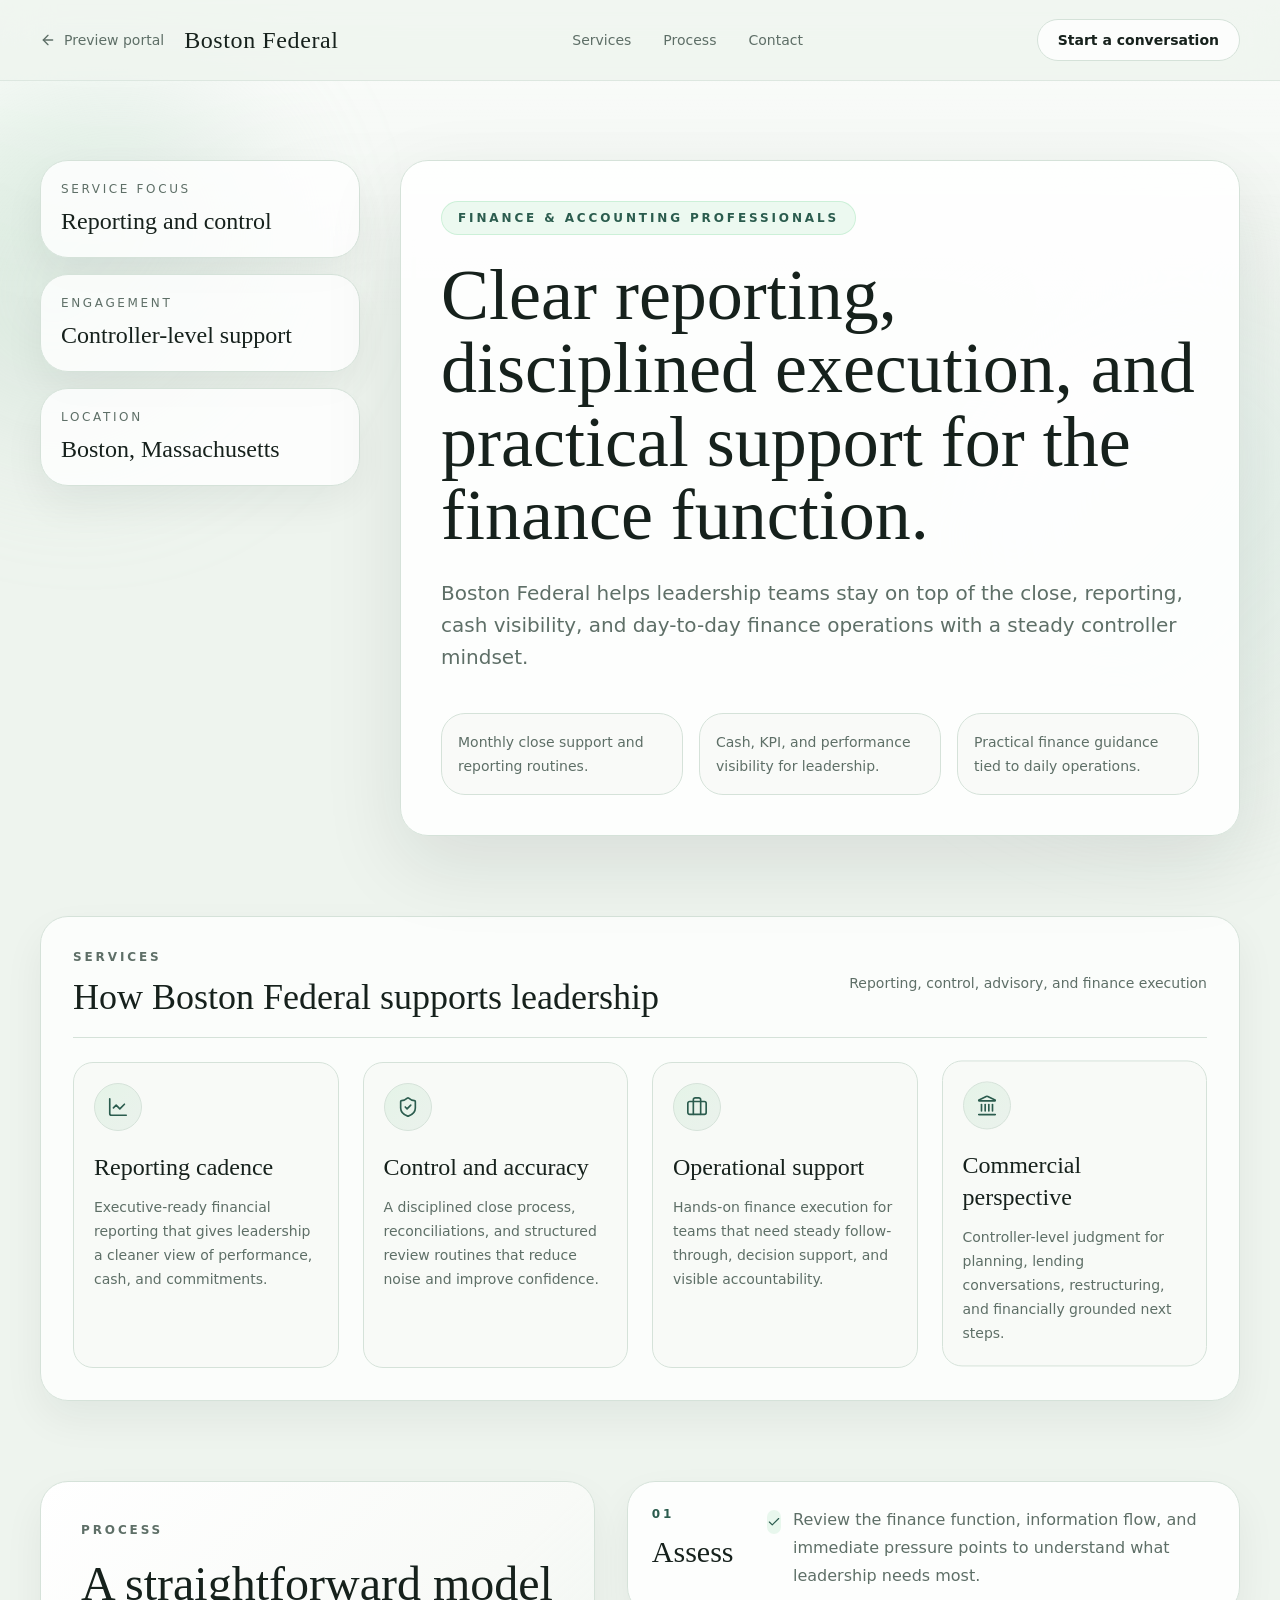
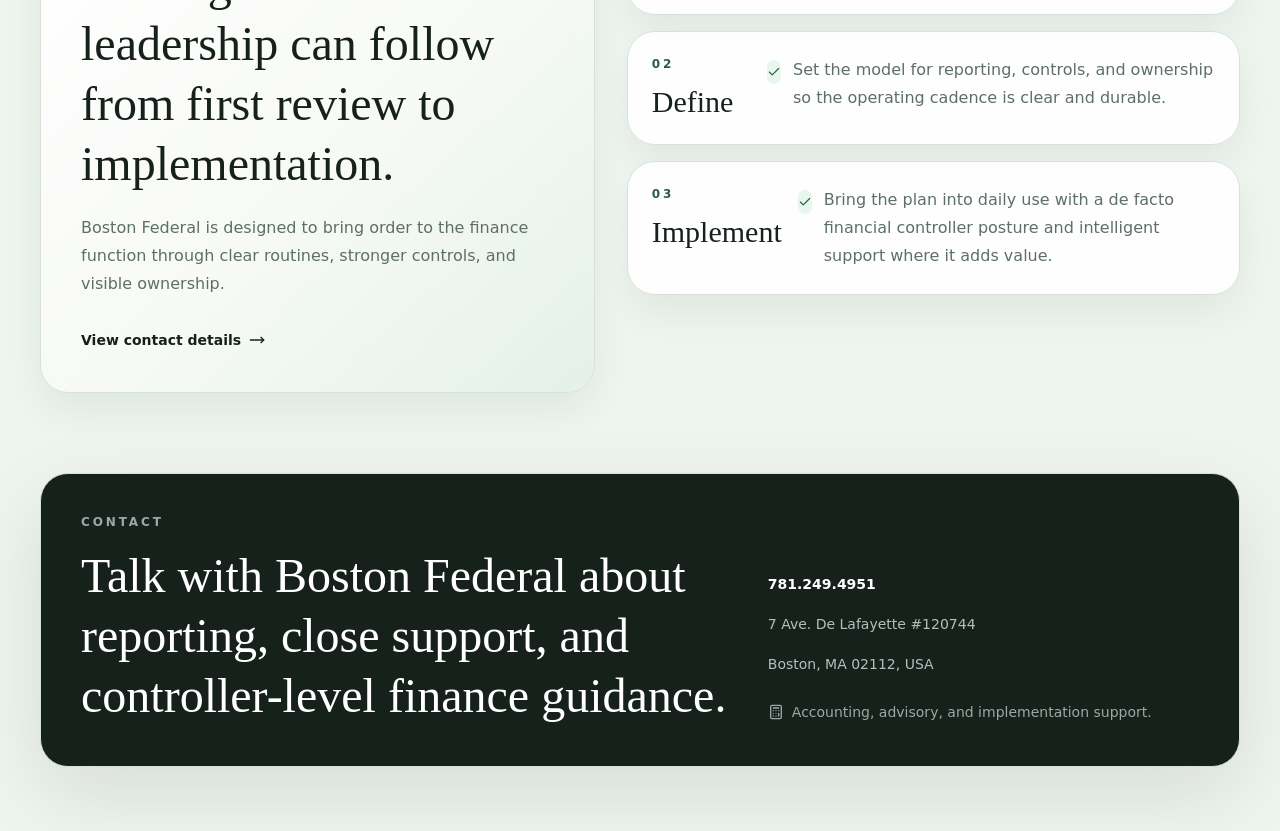
<file: concept-5.html>
<!DOCTYPE html><html lang="en" class="inter_fe8b9d92-module__LINzvG__variable playfair_display_fa003182-module__E_H7JW__variable h-full antialiased"><head><meta charSet="utf-8"/><meta name="viewport" content="width=device-width, initial-scale=1"/><link rel="preload" href="/_next/static/media/2a65768255d6b625-s.p.14by5b4al-y~f.woff2" as="font" crossorigin="" type="font/woff2"/><link rel="preload" href="/_next/static/media/83afe278b6a6bb3c-s.p.0q-301v4kxxnr.woff2" as="font" crossorigin="" type="font/woff2"/><link rel="stylesheet" href="/_next/static/chunks/0.nwh35qzbd-i.css" data-precedence="next"/><link rel="preload" as="script" fetchPriority="low" href="/_next/static/chunks/15xrurgzs99gv.js"/><script src="/_next/static/chunks/0dgq26a5_oy.a.js" async=""></script><script src="/_next/static/chunks/16g.ca89g7fib.js" async=""></script><script src="/_next/static/chunks/0oui10gukf8nf.js" async=""></script><script src="/_next/static/chunks/turbopack-0ek5lm556em0y.js" async=""></script><script src="/_next/static/chunks/01xlw8hd842-c.js" async=""></script><script src="/_next/static/chunks/00-csyj9a6t-x.js" async=""></script><script src="/_next/static/chunks/0g28it24x6b~2.js" async=""></script><script src="/_next/static/chunks/0oegeenr2auog.js" async=""></script><meta name="next-size-adjust" content=""/><title>Boston Federal Financial</title><meta name="description" content="Finance &amp; Accounting Professionals"/><link rel="icon" href="/favicon.ico?favicon.0x3dzn~oxb6tn.ico" sizes="256x256" type="image/x-icon"/><script src="/_next/static/chunks/03~yq9q893hmn.js" noModule=""></script></head><body class="min-h-full flex flex-col"><div hidden=""><!--$--><!--/$--></div><div class="min-h-screen overflow-x-hidden bg-mist text-ink selection:bg-emerald/20"><div class="pointer-events-none fixed inset-0"><div class="absolute inset-x-0 top-0 h-80 bg-gradient-to-b from-white/85 to-transparent"></div><div class="absolute left-[-6rem] top-20 h-[24rem] w-[24rem] rounded-full bg-gradient-to-br from-emerald/16 via-sage/35 to-transparent blur-3xl"></div><div class="absolute right-[-8rem] top-80 h-[28rem] w-[28rem] rounded-full bg-gradient-to-br from-white via-foam/80 to-transparent blur-3xl"></div></div><nav class="fixed inset-x-0 top-0 z-50 border-b border-line/70 bg-mist/78 backdrop-blur-xl"><div class="mx-auto flex h-20 w-full max-w-7xl items-center justify-between gap-6 px-6 md:px-10"><div class="flex items-center gap-5"><a class="inline-flex items-center gap-2 text-sm font-medium text-muted transition-colors hover:text-ink" href="/preview"><svg xmlns="http://www.w3.org/2000/svg" width="16" height="16" viewBox="0 0 24 24" fill="none" stroke="currentColor" stroke-width="2" stroke-linecap="round" stroke-linejoin="round" class="lucide lucide-arrow-left" aria-hidden="true"><path d="m12 19-7-7 7-7"></path><path d="M19 12H5"></path></svg><span class="hidden sm:inline">Preview portal</span></a><div class="font-serif text-xl tracking-wide text-ink md:text-2xl">Boston Federal</div></div><div class="hidden items-center gap-8 text-sm text-muted md:flex"><a href="#services" class="transition-colors hover:text-ink">Services</a><a href="#process" class="transition-colors hover:text-ink">Process</a><a href="#contact" class="transition-colors hover:text-ink">Contact</a></div><a href="#contact" class="hidden rounded-full border border-line bg-white/80 px-5 py-2.5 text-sm font-semibold text-ink transition-colors hover:bg-white md:inline-flex">Start a conversation</a></div></nav><main class="relative z-10 mx-auto w-full max-w-7xl px-6 pb-16 pt-32 md:px-10 md:pt-40"><section class="grid gap-10 lg:grid-cols-[320px_minmax(0,1fr)] lg:items-start"><aside class="space-y-4" style="opacity:0;transform:translateY(24px)"><div class="rounded-[var(--radius-panel)] border border-line bg-white/82 p-5 shadow-[var(--shadow-soft)]"><div class="text-xs uppercase tracking-[0.22em] text-muted">Service focus</div><div class="mt-2 font-serif text-2xl text-ink">Reporting and control</div></div><div class="rounded-[var(--radius-panel)] border border-line bg-white/82 p-5 shadow-[var(--shadow-soft)]"><div class="text-xs uppercase tracking-[0.22em] text-muted">Engagement</div><div class="mt-2 font-serif text-2xl text-ink">Controller-level support</div></div><div class="rounded-[var(--radius-panel)] border border-line bg-white/82 p-5 shadow-[var(--shadow-soft)]"><div class="text-xs uppercase tracking-[0.22em] text-muted">Location</div><div class="mt-2 font-serif text-2xl text-ink">Boston, Massachusetts</div></div></aside><div class="rounded-[var(--radius-panel)] border border-line bg-white/88 p-8 shadow-[var(--shadow-premium)] md:p-10" style="opacity:0;transform:translateY(28px)"><div class="inline-flex items-center rounded-full border border-emerald/20 bg-emerald/10 px-4 py-2 text-xs font-semibold uppercase tracking-[0.24em] text-spruce">Finance &amp; accounting professionals</div><h1 class="mt-6 max-w-4xl font-serif text-5xl leading-[1.02] text-ink md:text-7xl">Clear reporting, disciplined execution, and practical support for the finance function.</h1><p class="mt-6 max-w-3xl text-lg leading-8 text-muted md:text-xl">Boston Federal helps leadership teams stay on top of the close, reporting, cash visibility, and day-to-day finance operations with a steady controller mindset.</p><div class="mt-10 grid gap-4 md:grid-cols-3"><div class="rounded-3xl border border-line bg-ivory/85 p-4 text-sm leading-6 text-muted">Monthly close support and reporting routines.</div><div class="rounded-3xl border border-line bg-ivory/85 p-4 text-sm leading-6 text-muted">Cash, KPI, and performance visibility for leadership.</div><div class="rounded-3xl border border-line bg-ivory/85 p-4 text-sm leading-6 text-muted">Practical finance guidance tied to daily operations.</div></div></div></section><section id="services" class="mt-20 rounded-[var(--radius-panel)] border border-line bg-white/76 p-6 shadow-[var(--shadow-soft)] md:p-8"><div class="mb-6 flex items-center justify-between gap-4 border-b border-line pb-5"><div><div class="text-xs font-semibold uppercase tracking-[0.24em] text-muted">Services</div><h2 class="mt-3 font-serif text-3xl text-ink md:text-4xl">How Boston Federal supports leadership</h2></div><div class="hidden text-sm text-muted md:block">Reporting, control, advisory, and finance execution</div></div><div class="grid gap-6 md:grid-cols-2 xl:grid-cols-4"><article class="rounded-[calc(var(--radius-panel)-0.5rem)] border border-line bg-ivory/90 p-5" style="opacity:0;transform:translateY(20px)"><div class="flex h-12 w-12 items-center justify-center rounded-full border border-line bg-gradient-to-br from-emerald/12 to-sage/25 text-spruce"><svg xmlns="http://www.w3.org/2000/svg" width="22" height="22" viewBox="0 0 24 24" fill="none" stroke="currentColor" stroke-width="1.8" stroke-linecap="round" stroke-linejoin="round" class="lucide lucide-chart-line" aria-hidden="true"><path d="M3 3v16a2 2 0 0 0 2 2h16"></path><path d="m19 9-5 5-4-4-3 3"></path></svg></div><h3 class="mt-5 font-serif text-2xl text-ink">Reporting cadence</h3><p class="mt-3 text-sm leading-6 text-muted">Executive-ready financial reporting that gives leadership a cleaner view of performance, cash, and commitments.</p></article><article class="rounded-[calc(var(--radius-panel)-0.5rem)] border border-line bg-ivory/90 p-5" style="opacity:0;transform:translateY(20px)"><div class="flex h-12 w-12 items-center justify-center rounded-full border border-line bg-gradient-to-br from-emerald/12 to-sage/25 text-spruce"><svg xmlns="http://www.w3.org/2000/svg" width="22" height="22" viewBox="0 0 24 24" fill="none" stroke="currentColor" stroke-width="1.8" stroke-linecap="round" stroke-linejoin="round" class="lucide lucide-shield-check" aria-hidden="true"><path d="M20 13c0 5-3.5 7.5-7.66 8.95a1 1 0 0 1-.67-.01C7.5 20.5 4 18 4 13V6a1 1 0 0 1 1-1c2 0 4.5-1.2 6.24-2.72a1.17 1.17 0 0 1 1.52 0C14.51 3.81 17 5 19 5a1 1 0 0 1 1 1z"></path><path d="m9 12 2 2 4-4"></path></svg></div><h3 class="mt-5 font-serif text-2xl text-ink">Control and accuracy</h3><p class="mt-3 text-sm leading-6 text-muted">A disciplined close process, reconciliations, and structured review routines that reduce noise and improve confidence.</p></article><article class="rounded-[calc(var(--radius-panel)-0.5rem)] border border-line bg-ivory/90 p-5" style="opacity:0;transform:translateY(20px)"><div class="flex h-12 w-12 items-center justify-center rounded-full border border-line bg-gradient-to-br from-emerald/12 to-sage/25 text-spruce"><svg xmlns="http://www.w3.org/2000/svg" width="22" height="22" viewBox="0 0 24 24" fill="none" stroke="currentColor" stroke-width="1.8" stroke-linecap="round" stroke-linejoin="round" class="lucide lucide-briefcase" aria-hidden="true"><path d="M16 20V4a2 2 0 0 0-2-2h-4a2 2 0 0 0-2 2v16"></path><rect width="20" height="14" x="2" y="6" rx="2"></rect></svg></div><h3 class="mt-5 font-serif text-2xl text-ink">Operational support</h3><p class="mt-3 text-sm leading-6 text-muted">Hands-on finance execution for teams that need steady follow-through, decision support, and visible accountability.</p></article><article class="rounded-[calc(var(--radius-panel)-0.5rem)] border border-line bg-ivory/90 p-5" style="opacity:0;transform:translateY(20px)"><div class="flex h-12 w-12 items-center justify-center rounded-full border border-line bg-gradient-to-br from-emerald/12 to-sage/25 text-spruce"><svg xmlns="http://www.w3.org/2000/svg" width="22" height="22" viewBox="0 0 24 24" fill="none" stroke="currentColor" stroke-width="1.8" stroke-linecap="round" stroke-linejoin="round" class="lucide lucide-landmark" aria-hidden="true"><path d="M10 18v-7"></path><path d="M11.12 2.198a2 2 0 0 1 1.76.006l7.866 3.847c.476.233.31.949-.22.949H3.474c-.53 0-.695-.716-.22-.949z"></path><path d="M14 18v-7"></path><path d="M18 18v-7"></path><path d="M3 22h18"></path><path d="M6 18v-7"></path></svg></div><h3 class="mt-5 font-serif text-2xl text-ink">Commercial perspective</h3><p class="mt-3 text-sm leading-6 text-muted">Controller-level judgment for planning, lending conversations, restructuring, and financially grounded next steps.</p></article></div></section><section id="process" class="mt-20 grid gap-8 lg:grid-cols-[minmax(0,0.95fr)_minmax(0,1.05fr)] lg:items-start"><div class="rounded-[var(--radius-panel)] border border-line bg-gradient-to-br from-white via-ivory to-foam/80 p-8 shadow-[var(--shadow-soft)] md:p-10"><div class="text-xs font-semibold uppercase tracking-[0.24em] text-muted">Process</div><h2 class="mt-4 font-serif text-4xl leading-tight text-ink md:text-5xl">A straightforward model leadership can follow from first review to implementation.</h2><p class="mt-5 max-w-xl text-base leading-7 text-muted">Boston Federal is designed to bring order to the finance function through clear routines, stronger controls, and visible ownership.</p><a href="#contact" class="mt-8 inline-flex items-center text-sm font-semibold text-ink transition-colors hover:text-spruce">View contact details<svg xmlns="http://www.w3.org/2000/svg" width="16" height="16" viewBox="0 0 24 24" fill="none" stroke="currentColor" stroke-width="2" stroke-linecap="round" stroke-linejoin="round" class="lucide lucide-move-right ml-2" aria-hidden="true"><path d="M18 8L22 12L18 16"></path><path d="M2 12H22"></path></svg></a></div><div class="space-y-4"><article class="rounded-[var(--radius-panel)] border border-line bg-white/88 p-6 shadow-[var(--shadow-soft)]" style="opacity:0;transform:translateX(18px)"><div class="flex flex-col gap-4 md:flex-row md:items-start md:justify-between"><div><div class="text-xs font-semibold uppercase tracking-[0.24em] text-spruce">0<!-- -->1</div><h3 class="mt-3 font-serif text-3xl text-ink">Assess</h3></div><div class="flex items-start gap-3 md:max-w-md"><div class="mt-1 flex h-6 w-6 items-center justify-center rounded-full bg-emerald/12 text-spruce"><svg xmlns="http://www.w3.org/2000/svg" width="14" height="14" viewBox="0 0 24 24" fill="none" stroke="currentColor" stroke-width="2" stroke-linecap="round" stroke-linejoin="round" class="lucide lucide-check" aria-hidden="true"><path d="M20 6 9 17l-5-5"></path></svg></div><p class="text-sm leading-7 text-muted md:text-base">Review the finance function, information flow, and immediate pressure points to understand what leadership needs most.</p></div></div></article><article class="rounded-[var(--radius-panel)] border border-line bg-white/88 p-6 shadow-[var(--shadow-soft)]" style="opacity:0;transform:translateX(18px)"><div class="flex flex-col gap-4 md:flex-row md:items-start md:justify-between"><div><div class="text-xs font-semibold uppercase tracking-[0.24em] text-spruce">0<!-- -->2</div><h3 class="mt-3 font-serif text-3xl text-ink">Define</h3></div><div class="flex items-start gap-3 md:max-w-md"><div class="mt-1 flex h-6 w-6 items-center justify-center rounded-full bg-emerald/12 text-spruce"><svg xmlns="http://www.w3.org/2000/svg" width="14" height="14" viewBox="0 0 24 24" fill="none" stroke="currentColor" stroke-width="2" stroke-linecap="round" stroke-linejoin="round" class="lucide lucide-check" aria-hidden="true"><path d="M20 6 9 17l-5-5"></path></svg></div><p class="text-sm leading-7 text-muted md:text-base">Set the model for reporting, controls, and ownership so the operating cadence is clear and durable.</p></div></div></article><article class="rounded-[var(--radius-panel)] border border-line bg-white/88 p-6 shadow-[var(--shadow-soft)]" style="opacity:0;transform:translateX(18px)"><div class="flex flex-col gap-4 md:flex-row md:items-start md:justify-between"><div><div class="text-xs font-semibold uppercase tracking-[0.24em] text-spruce">0<!-- -->3</div><h3 class="mt-3 font-serif text-3xl text-ink">Implement</h3></div><div class="flex items-start gap-3 md:max-w-md"><div class="mt-1 flex h-6 w-6 items-center justify-center rounded-full bg-emerald/12 text-spruce"><svg xmlns="http://www.w3.org/2000/svg" width="14" height="14" viewBox="0 0 24 24" fill="none" stroke="currentColor" stroke-width="2" stroke-linecap="round" stroke-linejoin="round" class="lucide lucide-check" aria-hidden="true"><path d="M20 6 9 17l-5-5"></path></svg></div><p class="text-sm leading-7 text-muted md:text-base">Bring the plan into daily use with a de facto financial controller posture and intelligent support where it adds value.</p></div></div></article></div></section><section id="contact" class="mt-20 rounded-[var(--radius-panel)] border border-line bg-ink px-8 py-10 text-white shadow-[var(--shadow-premium)] md:px-10"><div class="grid gap-10 lg:grid-cols-[minmax(0,1.2fr)_minmax(260px,0.8fr)] lg:items-end"><div><div class="text-xs font-semibold uppercase tracking-[0.24em] text-white/60">Contact</div><h2 class="mt-4 max-w-3xl font-serif text-4xl leading-tight md:text-5xl">Talk with Boston Federal about reporting, close support, and controller-level finance guidance.</h2></div><div class="space-y-3 text-sm leading-7 text-white/70"><p class="font-semibold text-white">781.249.4951</p><p>7 Ave. De Lafayette #120744</p><p>Boston, MA 02112, USA</p><div class="flex items-center gap-2 pt-2 text-white/60"><svg xmlns="http://www.w3.org/2000/svg" width="16" height="16" viewBox="0 0 24 24" fill="none" stroke="currentColor" stroke-width="2" stroke-linecap="round" stroke-linejoin="round" class="lucide lucide-calculator" aria-hidden="true"><rect width="16" height="20" x="4" y="2" rx="2"></rect><line x1="8" x2="16" y1="6" y2="6"></line><line x1="16" x2="16" y1="14" y2="18"></line><path d="M16 10h.01"></path><path d="M12 10h.01"></path><path d="M8 10h.01"></path><path d="M12 14h.01"></path><path d="M8 14h.01"></path><path d="M12 18h.01"></path><path d="M8 18h.01"></path></svg>Accounting, advisory, and implementation support.</div></div></div></section></main></div><!--$--><!--/$--><script src="/_next/static/chunks/15xrurgzs99gv.js" id="_R_" async=""></script><script>(self.__next_f=self.__next_f||[]).push([0])</script><script>self.__next_f.push([1,"1:\"$Sreact.fragment\"\n2:I[39756,[\"/_next/static/chunks/01xlw8hd842-c.js\",\"/_next/static/chunks/00-csyj9a6t-x.js\"],\"default\"]\n3:I[37457,[\"/_next/static/chunks/01xlw8hd842-c.js\",\"/_next/static/chunks/00-csyj9a6t-x.js\"],\"default\"]\n4:I[47257,[\"/_next/static/chunks/01xlw8hd842-c.js\",\"/_next/static/chunks/00-csyj9a6t-x.js\"],\"ClientPageRoot\"]\n5:I[63856,[\"/_next/static/chunks/01xlw8hd842-c.js\",\"/_next/static/chunks/00-csyj9a6t-x.js\",\"/_next/static/chunks/0g28it24x6b~2.js\",\"/_next/static/chunks/0oegeenr2auog.js\"],\"default\"]\n8:I[97367,[\"/_next/static/chunks/01xlw8hd842-c.js\",\"/_next/static/chunks/00-csyj9a6t-x.js\"],\"OutletBoundary\"]\n9:\"$Sreact.suspense\"\nc:I[97367,[\"/_next/static/chunks/01xlw8hd842-c.js\",\"/_next/static/chunks/00-csyj9a6t-x.js\"],\"ViewportBoundary\"]\ne:I[97367,[\"/_next/static/chunks/01xlw8hd842-c.js\",\"/_next/static/chunks/00-csyj9a6t-x.js\"],\"MetadataBoundary\"]\n10:I[68027,[\"/_next/static/chunks/01xlw8hd842-c.js\",\"/_next/static/chunks/00-csyj9a6t-x.js\"],\"default\",1]\n:HL[\"/_next/static/chunks/0.nwh35qzbd-i.css\",\"style\"]\n:HL[\"/_next/static/media/2a65768255d6b625-s.p.14by5b4al-y~f.woff2\",\"font\",{\"crossOrigin\":\"\",\"type\":\"font/woff2\"}]\n:HL[\"/_next/static/media/83afe278b6a6bb3c-s.p.0q-301v4kxxnr.woff2\",\"font\",{\"crossOrigin\":\"\",\"type\":\"font/woff2\"}]\n"])</script><script>self.__next_f.push([1,"0:{\"P\":null,\"c\":[\"\",\"concept-5\"],\"q\":\"\",\"i\":false,\"f\":[[[\"\",{\"children\":[\"concept-5\",{\"children\":[\"__PAGE__\",{}]}]},\"$undefined\",\"$undefined\",16],[[\"$\",\"$1\",\"c\",{\"children\":[[[\"$\",\"link\",\"0\",{\"rel\":\"stylesheet\",\"href\":\"/_next/static/chunks/0.nwh35qzbd-i.css\",\"precedence\":\"next\",\"crossOrigin\":\"$undefined\",\"nonce\":\"$undefined\"}],[\"$\",\"script\",\"script-0\",{\"src\":\"/_next/static/chunks/01xlw8hd842-c.js\",\"async\":true,\"nonce\":\"$undefined\"}],[\"$\",\"script\",\"script-1\",{\"src\":\"/_next/static/chunks/00-csyj9a6t-x.js\",\"async\":true,\"nonce\":\"$undefined\"}]],[\"$\",\"html\",null,{\"lang\":\"en\",\"className\":\"inter_fe8b9d92-module__LINzvG__variable playfair_display_fa003182-module__E_H7JW__variable h-full antialiased\",\"children\":[\"$\",\"body\",null,{\"className\":\"min-h-full flex flex-col\",\"children\":[\"$\",\"$L2\",null,{\"parallelRouterKey\":\"children\",\"error\":\"$undefined\",\"errorStyles\":\"$undefined\",\"errorScripts\":\"$undefined\",\"template\":[\"$\",\"$L3\",null,{}],\"templateStyles\":\"$undefined\",\"templateScripts\":\"$undefined\",\"notFound\":[[[\"$\",\"title\",null,{\"children\":\"404: This page could not be found.\"}],[\"$\",\"div\",null,{\"style\":{\"fontFamily\":\"system-ui,\\\"Segoe UI\\\",Roboto,Helvetica,Arial,sans-serif,\\\"Apple Color Emoji\\\",\\\"Segoe UI Emoji\\\"\",\"height\":\"100vh\",\"textAlign\":\"center\",\"display\":\"flex\",\"flexDirection\":\"column\",\"alignItems\":\"center\",\"justifyContent\":\"center\"},\"children\":[\"$\",\"div\",null,{\"children\":[[\"$\",\"style\",null,{\"dangerouslySetInnerHTML\":{\"__html\":\"body{color:#000;background:#fff;margin:0}.next-error-h1{border-right:1px solid rgba(0,0,0,.3)}@media (prefers-color-scheme:dark){body{color:#fff;background:#000}.next-error-h1{border-right:1px solid rgba(255,255,255,.3)}}\"}}],[\"$\",\"h1\",null,{\"className\":\"next-error-h1\",\"style\":{\"display\":\"inline-block\",\"margin\":\"0 20px 0 0\",\"padding\":\"0 23px 0 0\",\"fontSize\":24,\"fontWeight\":500,\"verticalAlign\":\"top\",\"lineHeight\":\"49px\"},\"children\":404}],[\"$\",\"div\",null,{\"style\":{\"display\":\"inline-block\"},\"children\":[\"$\",\"h2\",null,{\"style\":{\"fontSize\":14,\"fontWeight\":400,\"lineHeight\":\"49px\",\"margin\":0},\"children\":\"This page could not be found.\"}]}]]}]}]],[]],\"forbidden\":\"$undefined\",\"unauthorized\":\"$undefined\"}]}]}]]}],{\"children\":[[\"$\",\"$1\",\"c\",{\"children\":[null,[\"$\",\"$L2\",null,{\"parallelRouterKey\":\"children\",\"error\":\"$undefined\",\"errorStyles\":\"$undefined\",\"errorScripts\":\"$undefined\",\"template\":[\"$\",\"$L3\",null,{}],\"templateStyles\":\"$undefined\",\"templateScripts\":\"$undefined\",\"notFound\":\"$undefined\",\"forbidden\":\"$undefined\",\"unauthorized\":\"$undefined\"}]]}],{\"children\":[[\"$\",\"$1\",\"c\",{\"children\":[[\"$\",\"$L4\",null,{\"Component\":\"$5\",\"serverProvidedParams\":{\"searchParams\":{},\"params\":{},\"promises\":[\"$@6\",\"$@7\"]}}],[[\"$\",\"script\",\"script-0\",{\"src\":\"/_next/static/chunks/0g28it24x6b~2.js\",\"async\":true,\"nonce\":\"$undefined\"}],[\"$\",\"script\",\"script-1\",{\"src\":\"/_next/static/chunks/0oegeenr2auog.js\",\"async\":true,\"nonce\":\"$undefined\"}]],[\"$\",\"$L8\",null,{\"children\":[\"$\",\"$9\",null,{\"name\":\"Next.MetadataOutlet\",\"children\":\"$@a\"}]}]]}],{},null,false,null]},null,false,\"$@b\"]},null,false,null],[\"$\",\"$1\",\"h\",{\"children\":[null,[\"$\",\"$Lc\",null,{\"children\":\"$Ld\"}],[\"$\",\"div\",null,{\"hidden\":true,\"children\":[\"$\",\"$Le\",null,{\"children\":[\"$\",\"$9\",null,{\"name\":\"Next.Metadata\",\"children\":\"$Lf\"}]}]}],[\"$\",\"meta\",null,{\"name\":\"next-size-adjust\",\"content\":\"\"}]]}],false]],\"m\":\"$undefined\",\"G\":[\"$10\",[[\"$\",\"link\",\"0\",{\"rel\":\"stylesheet\",\"href\":\"/_next/static/chunks/0.nwh35qzbd-i.css\",\"precedence\":\"next\",\"crossOrigin\":\"$undefined\",\"nonce\":\"$undefined\"}]]],\"S\":true,\"h\":null,\"s\":\"$undefined\",\"l\":\"$undefined\",\"p\":\"$undefined\",\"d\":\"$undefined\",\"b\":\"b-NvxdlyTnlp0r8mPizJx\"}\n"])</script><script>self.__next_f.push([1,"11:[]\nb:\"$W11\"\n6:{}\n7:\"$0:f:0:1:1:children:1:children:0:props:children:0:props:serverProvidedParams:params\"\n"])</script><script>self.__next_f.push([1,"d:[[\"$\",\"meta\",\"0\",{\"charSet\":\"utf-8\"}],[\"$\",\"meta\",\"1\",{\"name\":\"viewport\",\"content\":\"width=device-width, initial-scale=1\"}]]\n"])</script><script>self.__next_f.push([1,"12:I[27201,[\"/_next/static/chunks/01xlw8hd842-c.js\",\"/_next/static/chunks/00-csyj9a6t-x.js\"],\"IconMark\"]\na:null\nf:[[\"$\",\"title\",\"0\",{\"children\":\"Boston Federal Financial\"}],[\"$\",\"meta\",\"1\",{\"name\":\"description\",\"content\":\"Finance \u0026 Accounting Professionals\"}],[\"$\",\"link\",\"2\",{\"rel\":\"icon\",\"href\":\"/favicon.ico?favicon.0x3dzn~oxb6tn.ico\",\"sizes\":\"256x256\",\"type\":\"image/x-icon\"}],[\"$\",\"$L12\",\"3\",{}]]\n"])</script></body></html>
</file>
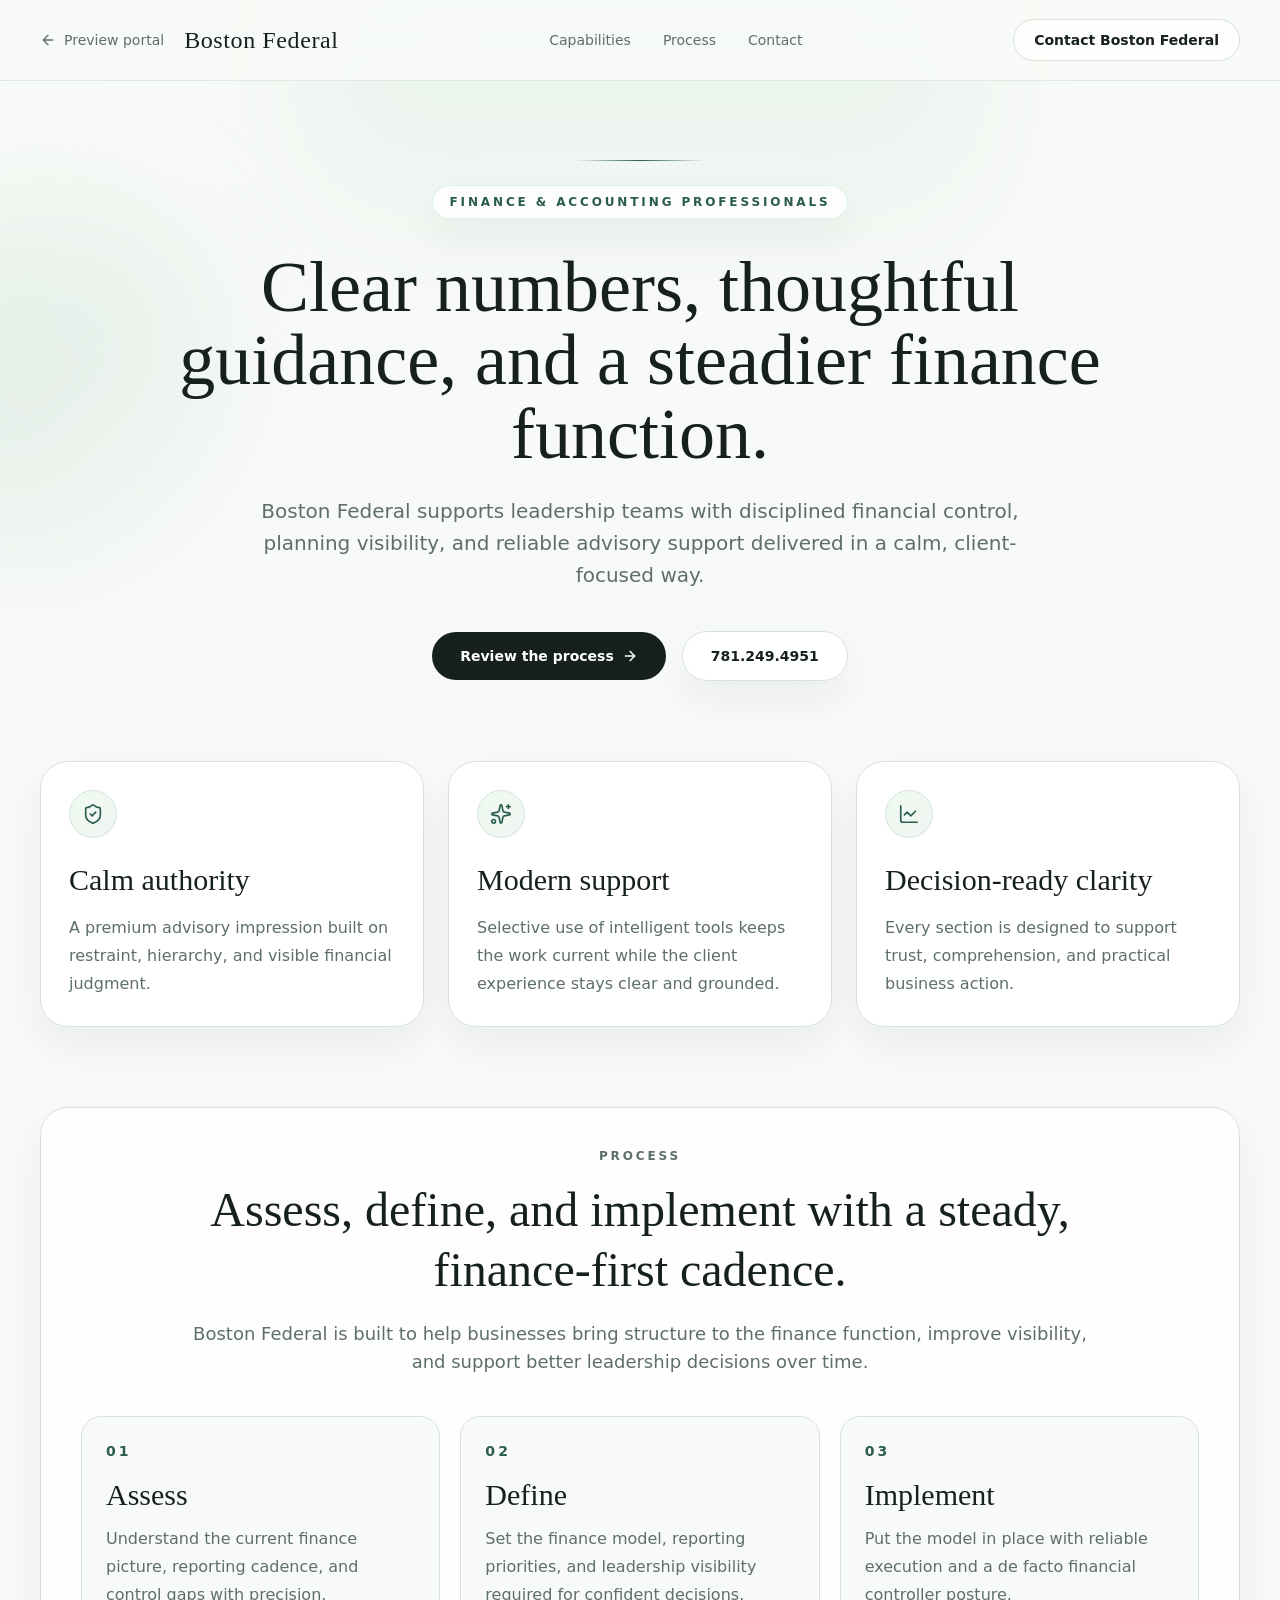
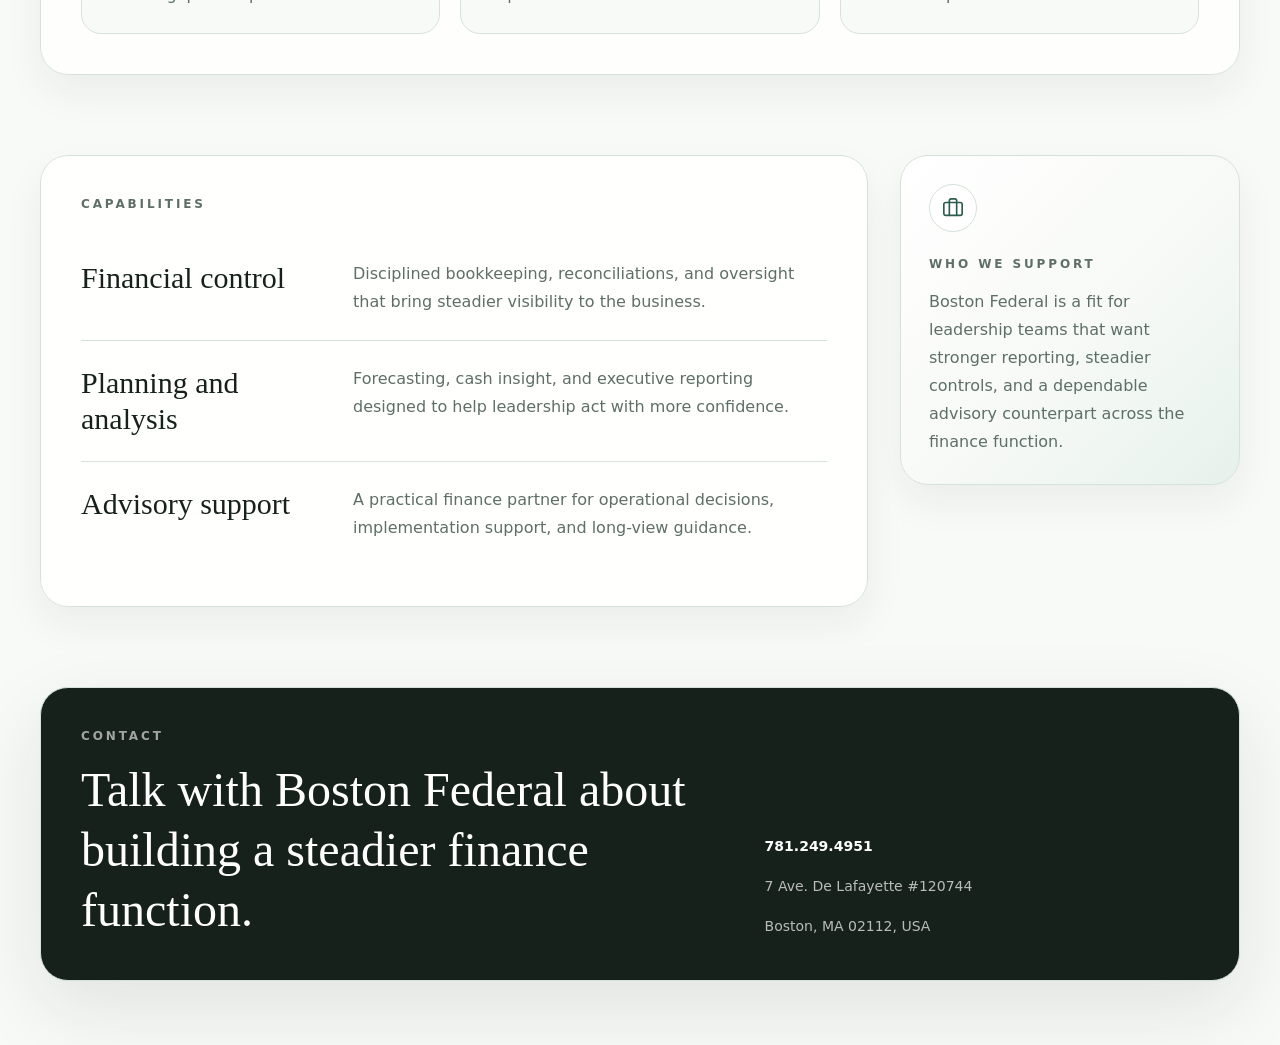
<file: concept-6.html>
<!DOCTYPE html><html lang="en" class="inter_fe8b9d92-module__LINzvG__variable playfair_display_fa003182-module__E_H7JW__variable h-full antialiased"><head><meta charSet="utf-8"/><meta name="viewport" content="width=device-width, initial-scale=1"/><link rel="preload" href="/_next/static/media/2a65768255d6b625-s.p.14by5b4al-y~f.woff2" as="font" crossorigin="" type="font/woff2"/><link rel="preload" href="/_next/static/media/83afe278b6a6bb3c-s.p.0q-301v4kxxnr.woff2" as="font" crossorigin="" type="font/woff2"/><link rel="stylesheet" href="/_next/static/chunks/0.nwh35qzbd-i.css" data-precedence="next"/><link rel="preload" as="script" fetchPriority="low" href="/_next/static/chunks/15xrurgzs99gv.js"/><script src="/_next/static/chunks/0dgq26a5_oy.a.js" async=""></script><script src="/_next/static/chunks/16g.ca89g7fib.js" async=""></script><script src="/_next/static/chunks/0oui10gukf8nf.js" async=""></script><script src="/_next/static/chunks/turbopack-0ek5lm556em0y.js" async=""></script><script src="/_next/static/chunks/01xlw8hd842-c.js" async=""></script><script src="/_next/static/chunks/00-csyj9a6t-x.js" async=""></script><script src="/_next/static/chunks/0j8yyo_gx280u.js" async=""></script><script src="/_next/static/chunks/0oegeenr2auog.js" async=""></script><meta name="next-size-adjust" content=""/><title>Boston Federal Financial</title><meta name="description" content="Finance &amp; Accounting Professionals"/><link rel="icon" href="/favicon.ico?favicon.0x3dzn~oxb6tn.ico" sizes="256x256" type="image/x-icon"/><script src="/_next/static/chunks/03~yq9q893hmn.js" noModule=""></script></head><body class="min-h-full flex flex-col"><div hidden=""><!--$--><!--/$--></div><div class="min-h-screen overflow-x-hidden bg-ivory text-ink selection:bg-emerald/20"><div class="pointer-events-none fixed inset-0"><div class="absolute left-1/2 top-0 h-72 w-[42rem] -translate-x-1/2 bg-gradient-to-b from-foam/90 to-transparent blur-3xl"></div><div class="absolute left-[-8rem] top-52 h-[22rem] w-[22rem] rounded-full bg-gradient-to-br from-emerald/12 via-sage/30 to-transparent blur-3xl"></div></div><nav class="fixed inset-x-0 top-0 z-50 border-b border-line/70 bg-ivory/82 backdrop-blur-xl"><div class="mx-auto flex h-20 w-full max-w-7xl items-center justify-between gap-6 px-6 md:px-10"><div class="flex items-center gap-5"><a class="inline-flex items-center gap-2 text-sm font-medium text-muted transition-colors hover:text-ink" href="/preview"><svg xmlns="http://www.w3.org/2000/svg" width="16" height="16" viewBox="0 0 24 24" fill="none" stroke="currentColor" stroke-width="2" stroke-linecap="round" stroke-linejoin="round" class="lucide lucide-arrow-left" aria-hidden="true"><path d="m12 19-7-7 7-7"></path><path d="M19 12H5"></path></svg><span class="hidden sm:inline">Preview portal</span></a><div class="font-serif text-xl tracking-wide text-ink md:text-2xl">Boston Federal</div></div><div class="hidden items-center gap-8 text-sm text-muted md:flex"><a href="#capabilities" class="transition-colors hover:text-ink">Capabilities</a><a href="#process" class="transition-colors hover:text-ink">Process</a><a href="#contact" class="transition-colors hover:text-ink">Contact</a></div><a href="#contact" class="hidden rounded-full border border-line bg-white/80 px-5 py-2.5 text-sm font-semibold text-ink transition-colors hover:bg-white md:inline-flex">Contact Boston Federal</a></div></nav><main class="relative z-10 mx-auto w-full max-w-7xl px-6 pb-16 pt-32 md:px-10 md:pt-40"><section class="mx-auto max-w-5xl text-center"><div style="opacity:0;transform:translateY(24px)"><div class="mx-auto mb-6 h-px w-32 bg-gradient-to-r from-transparent via-spruce to-transparent"></div><div class="inline-flex items-center rounded-full border border-emerald/20 bg-white/80 px-4 py-2 text-xs font-semibold uppercase tracking-[0.24em] text-spruce shadow-[var(--shadow-soft)]">Finance &amp; accounting professionals</div><h1 class="mt-8 font-serif text-5xl leading-[1.02] text-ink md:text-7xl">Clear numbers, thoughtful guidance, and a steadier finance function.</h1><p class="mx-auto mt-6 max-w-3xl text-lg leading-8 text-muted md:text-xl">Boston Federal supports leadership teams with disciplined financial control, planning visibility, and reliable advisory support delivered in a calm, client-focused way.</p><div class="mt-10 flex flex-col items-center justify-center gap-4 sm:flex-row"><a href="#process" class="inline-flex items-center justify-center rounded-full bg-ink px-7 py-3.5 text-sm font-semibold text-white transition-transform duration-300 hover:-translate-y-0.5">Review the process<svg xmlns="http://www.w3.org/2000/svg" width="16" height="16" viewBox="0 0 24 24" fill="none" stroke="currentColor" stroke-width="2" stroke-linecap="round" stroke-linejoin="round" class="lucide lucide-arrow-right ml-2" aria-hidden="true"><path d="M5 12h14"></path><path d="m12 5 7 7-7 7"></path></svg></a><a href="tel:7812494951" class="inline-flex items-center justify-center rounded-full border border-line bg-white/86 px-7 py-3.5 text-sm font-semibold text-ink shadow-[var(--shadow-soft)] transition-transform duration-300 hover:-translate-y-0.5">781.249.4951</a></div></div></section><section class="mt-20 grid gap-6 md:grid-cols-3"><article class="rounded-[var(--radius-panel)] border border-line bg-white/86 p-7 shadow-[var(--shadow-soft)]" style="opacity:0;transform:translateY(20px)"><div class="flex h-12 w-12 items-center justify-center rounded-full border border-line bg-gradient-to-br from-emerald/10 to-sage/24 text-spruce"><svg xmlns="http://www.w3.org/2000/svg" width="22" height="22" viewBox="0 0 24 24" fill="none" stroke="currentColor" stroke-width="1.8" stroke-linecap="round" stroke-linejoin="round" class="lucide lucide-shield-check" aria-hidden="true"><path d="M20 13c0 5-3.5 7.5-7.66 8.95a1 1 0 0 1-.67-.01C7.5 20.5 4 18 4 13V6a1 1 0 0 1 1-1c2 0 4.5-1.2 6.24-2.72a1.17 1.17 0 0 1 1.52 0C14.51 3.81 17 5 19 5a1 1 0 0 1 1 1z"></path><path d="m9 12 2 2 4-4"></path></svg></div><h2 class="mt-6 font-serif text-3xl text-ink">Calm authority</h2><p class="mt-4 text-sm leading-7 text-muted md:text-base">A premium advisory impression built on restraint, hierarchy, and visible financial judgment.</p></article><article class="rounded-[var(--radius-panel)] border border-line bg-white/86 p-7 shadow-[var(--shadow-soft)]" style="opacity:0;transform:translateY(20px)"><div class="flex h-12 w-12 items-center justify-center rounded-full border border-line bg-gradient-to-br from-emerald/10 to-sage/24 text-spruce"><svg xmlns="http://www.w3.org/2000/svg" width="22" height="22" viewBox="0 0 24 24" fill="none" stroke="currentColor" stroke-width="1.8" stroke-linecap="round" stroke-linejoin="round" class="lucide lucide-sparkles" aria-hidden="true"><path d="M11.017 2.814a1 1 0 0 1 1.966 0l1.051 5.558a2 2 0 0 0 1.594 1.594l5.558 1.051a1 1 0 0 1 0 1.966l-5.558 1.051a2 2 0 0 0-1.594 1.594l-1.051 5.558a1 1 0 0 1-1.966 0l-1.051-5.558a2 2 0 0 0-1.594-1.594l-5.558-1.051a1 1 0 0 1 0-1.966l5.558-1.051a2 2 0 0 0 1.594-1.594z"></path><path d="M20 2v4"></path><path d="M22 4h-4"></path><circle cx="4" cy="20" r="2"></circle></svg></div><h2 class="mt-6 font-serif text-3xl text-ink">Modern support</h2><p class="mt-4 text-sm leading-7 text-muted md:text-base">Selective use of intelligent tools keeps the work current while the client experience stays clear and grounded.</p></article><article class="rounded-[var(--radius-panel)] border border-line bg-white/86 p-7 shadow-[var(--shadow-soft)]" style="opacity:0;transform:translateY(20px)"><div class="flex h-12 w-12 items-center justify-center rounded-full border border-line bg-gradient-to-br from-emerald/10 to-sage/24 text-spruce"><svg xmlns="http://www.w3.org/2000/svg" width="22" height="22" viewBox="0 0 24 24" fill="none" stroke="currentColor" stroke-width="1.8" stroke-linecap="round" stroke-linejoin="round" class="lucide lucide-chart-line" aria-hidden="true"><path d="M3 3v16a2 2 0 0 0 2 2h16"></path><path d="m19 9-5 5-4-4-3 3"></path></svg></div><h2 class="mt-6 font-serif text-3xl text-ink">Decision-ready clarity</h2><p class="mt-4 text-sm leading-7 text-muted md:text-base">Every section is designed to support trust, comprehension, and practical business action.</p></article></section><section id="process" class="mt-20 rounded-[var(--radius-panel)] border border-line bg-white/76 p-8 shadow-[var(--shadow-soft)] md:p-10"><div class="mx-auto max-w-4xl text-center"><div class="text-xs font-semibold uppercase tracking-[0.24em] text-muted">Process</div><h2 class="mt-4 font-serif text-4xl leading-tight text-ink md:text-5xl">Assess, define, and implement with a steady, finance-first cadence.</h2><p class="mt-5 text-base leading-7 text-muted md:text-lg">Boston Federal is built to help businesses bring structure to the finance function, improve visibility, and support better leadership decisions over time.</p></div><div class="mt-10 grid gap-5 md:grid-cols-3"><article class="rounded-[calc(var(--radius-panel)-0.5rem)] border border-line bg-ivory/92 p-6 text-left" style="opacity:0;transform:translateY(18px)"><div class="text-sm font-semibold uppercase tracking-[0.22em] text-spruce">0<!-- -->1</div><h3 class="mt-4 font-serif text-3xl text-ink">Assess</h3><p class="mt-3 text-sm leading-7 text-muted md:text-base">Understand the current finance picture, reporting cadence, and control gaps with precision.</p></article><article class="rounded-[calc(var(--radius-panel)-0.5rem)] border border-line bg-ivory/92 p-6 text-left" style="opacity:0;transform:translateY(18px)"><div class="text-sm font-semibold uppercase tracking-[0.22em] text-spruce">0<!-- -->2</div><h3 class="mt-4 font-serif text-3xl text-ink">Define</h3><p class="mt-3 text-sm leading-7 text-muted md:text-base">Set the finance model, reporting priorities, and leadership visibility required for confident decisions.</p></article><article class="rounded-[calc(var(--radius-panel)-0.5rem)] border border-line bg-ivory/92 p-6 text-left" style="opacity:0;transform:translateY(18px)"><div class="text-sm font-semibold uppercase tracking-[0.22em] text-spruce">0<!-- -->3</div><h3 class="mt-4 font-serif text-3xl text-ink">Implement</h3><p class="mt-3 text-sm leading-7 text-muted md:text-base">Put the model in place with reliable execution and a de facto financial controller posture.</p></article></div></section><section id="capabilities" class="mt-20 grid gap-8 lg:grid-cols-[minmax(0,1fr)_340px] lg:items-start"><div class="rounded-[var(--radius-panel)] border border-line bg-white/88 p-8 shadow-[var(--shadow-soft)] md:p-10"><div class="text-xs font-semibold uppercase tracking-[0.24em] text-muted">Capabilities</div><div class="mt-6 divide-y divide-line"><div class="grid gap-4 py-6 md:grid-cols-[240px_minmax(0,1fr)] md:gap-8"><h3 class="font-serif text-3xl text-ink">Financial control</h3><p class="text-sm leading-7 text-muted md:text-base">Disciplined bookkeeping, reconciliations, and oversight that bring steadier visibility to the business.</p></div><div class="grid gap-4 py-6 md:grid-cols-[240px_minmax(0,1fr)] md:gap-8"><h3 class="font-serif text-3xl text-ink">Planning and analysis</h3><p class="text-sm leading-7 text-muted md:text-base">Forecasting, cash insight, and executive reporting designed to help leadership act with more confidence.</p></div><div class="grid gap-4 py-6 md:grid-cols-[240px_minmax(0,1fr)] md:gap-8"><h3 class="font-serif text-3xl text-ink">Advisory support</h3><p class="text-sm leading-7 text-muted md:text-base">A practical finance partner for operational decisions, implementation support, and long-view guidance.</p></div></div></div><div class="rounded-[var(--radius-panel)] border border-line bg-gradient-to-br from-white via-ivory to-foam/80 p-7 shadow-[var(--shadow-soft)]"><div class="flex h-12 w-12 items-center justify-center rounded-full border border-line bg-white/90 text-spruce"><svg xmlns="http://www.w3.org/2000/svg" width="22" height="22" viewBox="0 0 24 24" fill="none" stroke="currentColor" stroke-width="1.8" stroke-linecap="round" stroke-linejoin="round" class="lucide lucide-briefcase" aria-hidden="true"><path d="M16 20V4a2 2 0 0 0-2-2h-4a2 2 0 0 0-2 2v16"></path><rect width="20" height="14" x="2" y="6" rx="2"></rect></svg></div><div class="mt-6 text-xs font-semibold uppercase tracking-[0.24em] text-muted">Who we support</div><p class="mt-4 text-base leading-7 text-muted">Boston Federal is a fit for leadership teams that want stronger reporting, steadier controls, and a dependable advisory counterpart across the finance function.</p></div></section><section id="contact" class="mt-20 rounded-[var(--radius-panel)] border border-line bg-ink px-8 py-10 text-white shadow-[var(--shadow-premium)] md:px-10"><div class="grid gap-8 lg:grid-cols-[minmax(0,1.2fr)_minmax(240px,0.8fr)] lg:items-end"><div><div class="text-xs font-semibold uppercase tracking-[0.24em] text-white/60">Contact</div><h2 class="mt-4 max-w-3xl font-serif text-4xl leading-tight md:text-5xl">Talk with Boston Federal about building a steadier finance function.</h2></div><div class="space-y-3 text-sm leading-7 text-white/70"><p class="font-semibold text-white">781.249.4951</p><p>7 Ave. De Lafayette #120744</p><p>Boston, MA 02112, USA</p></div></div></section></main></div><!--$--><!--/$--><script src="/_next/static/chunks/15xrurgzs99gv.js" id="_R_" async=""></script><script>(self.__next_f=self.__next_f||[]).push([0])</script><script>self.__next_f.push([1,"1:\"$Sreact.fragment\"\n2:I[39756,[\"/_next/static/chunks/01xlw8hd842-c.js\",\"/_next/static/chunks/00-csyj9a6t-x.js\"],\"default\"]\n3:I[37457,[\"/_next/static/chunks/01xlw8hd842-c.js\",\"/_next/static/chunks/00-csyj9a6t-x.js\"],\"default\"]\n4:I[47257,[\"/_next/static/chunks/01xlw8hd842-c.js\",\"/_next/static/chunks/00-csyj9a6t-x.js\"],\"ClientPageRoot\"]\n5:I[85878,[\"/_next/static/chunks/01xlw8hd842-c.js\",\"/_next/static/chunks/00-csyj9a6t-x.js\",\"/_next/static/chunks/0j8yyo_gx280u.js\",\"/_next/static/chunks/0oegeenr2auog.js\"],\"default\"]\n8:I[97367,[\"/_next/static/chunks/01xlw8hd842-c.js\",\"/_next/static/chunks/00-csyj9a6t-x.js\"],\"OutletBoundary\"]\n9:\"$Sreact.suspense\"\nc:I[97367,[\"/_next/static/chunks/01xlw8hd842-c.js\",\"/_next/static/chunks/00-csyj9a6t-x.js\"],\"ViewportBoundary\"]\ne:I[97367,[\"/_next/static/chunks/01xlw8hd842-c.js\",\"/_next/static/chunks/00-csyj9a6t-x.js\"],\"MetadataBoundary\"]\n10:I[68027,[\"/_next/static/chunks/01xlw8hd842-c.js\",\"/_next/static/chunks/00-csyj9a6t-x.js\"],\"default\",1]\n:HL[\"/_next/static/chunks/0.nwh35qzbd-i.css\",\"style\"]\n:HL[\"/_next/static/media/2a65768255d6b625-s.p.14by5b4al-y~f.woff2\",\"font\",{\"crossOrigin\":\"\",\"type\":\"font/woff2\"}]\n:HL[\"/_next/static/media/83afe278b6a6bb3c-s.p.0q-301v4kxxnr.woff2\",\"font\",{\"crossOrigin\":\"\",\"type\":\"font/woff2\"}]\n"])</script><script>self.__next_f.push([1,"0:{\"P\":null,\"c\":[\"\",\"concept-6\"],\"q\":\"\",\"i\":false,\"f\":[[[\"\",{\"children\":[\"concept-6\",{\"children\":[\"__PAGE__\",{}]}]},\"$undefined\",\"$undefined\",16],[[\"$\",\"$1\",\"c\",{\"children\":[[[\"$\",\"link\",\"0\",{\"rel\":\"stylesheet\",\"href\":\"/_next/static/chunks/0.nwh35qzbd-i.css\",\"precedence\":\"next\",\"crossOrigin\":\"$undefined\",\"nonce\":\"$undefined\"}],[\"$\",\"script\",\"script-0\",{\"src\":\"/_next/static/chunks/01xlw8hd842-c.js\",\"async\":true,\"nonce\":\"$undefined\"}],[\"$\",\"script\",\"script-1\",{\"src\":\"/_next/static/chunks/00-csyj9a6t-x.js\",\"async\":true,\"nonce\":\"$undefined\"}]],[\"$\",\"html\",null,{\"lang\":\"en\",\"className\":\"inter_fe8b9d92-module__LINzvG__variable playfair_display_fa003182-module__E_H7JW__variable h-full antialiased\",\"children\":[\"$\",\"body\",null,{\"className\":\"min-h-full flex flex-col\",\"children\":[\"$\",\"$L2\",null,{\"parallelRouterKey\":\"children\",\"error\":\"$undefined\",\"errorStyles\":\"$undefined\",\"errorScripts\":\"$undefined\",\"template\":[\"$\",\"$L3\",null,{}],\"templateStyles\":\"$undefined\",\"templateScripts\":\"$undefined\",\"notFound\":[[[\"$\",\"title\",null,{\"children\":\"404: This page could not be found.\"}],[\"$\",\"div\",null,{\"style\":{\"fontFamily\":\"system-ui,\\\"Segoe UI\\\",Roboto,Helvetica,Arial,sans-serif,\\\"Apple Color Emoji\\\",\\\"Segoe UI Emoji\\\"\",\"height\":\"100vh\",\"textAlign\":\"center\",\"display\":\"flex\",\"flexDirection\":\"column\",\"alignItems\":\"center\",\"justifyContent\":\"center\"},\"children\":[\"$\",\"div\",null,{\"children\":[[\"$\",\"style\",null,{\"dangerouslySetInnerHTML\":{\"__html\":\"body{color:#000;background:#fff;margin:0}.next-error-h1{border-right:1px solid rgba(0,0,0,.3)}@media (prefers-color-scheme:dark){body{color:#fff;background:#000}.next-error-h1{border-right:1px solid rgba(255,255,255,.3)}}\"}}],[\"$\",\"h1\",null,{\"className\":\"next-error-h1\",\"style\":{\"display\":\"inline-block\",\"margin\":\"0 20px 0 0\",\"padding\":\"0 23px 0 0\",\"fontSize\":24,\"fontWeight\":500,\"verticalAlign\":\"top\",\"lineHeight\":\"49px\"},\"children\":404}],[\"$\",\"div\",null,{\"style\":{\"display\":\"inline-block\"},\"children\":[\"$\",\"h2\",null,{\"style\":{\"fontSize\":14,\"fontWeight\":400,\"lineHeight\":\"49px\",\"margin\":0},\"children\":\"This page could not be found.\"}]}]]}]}]],[]],\"forbidden\":\"$undefined\",\"unauthorized\":\"$undefined\"}]}]}]]}],{\"children\":[[\"$\",\"$1\",\"c\",{\"children\":[null,[\"$\",\"$L2\",null,{\"parallelRouterKey\":\"children\",\"error\":\"$undefined\",\"errorStyles\":\"$undefined\",\"errorScripts\":\"$undefined\",\"template\":[\"$\",\"$L3\",null,{}],\"templateStyles\":\"$undefined\",\"templateScripts\":\"$undefined\",\"notFound\":\"$undefined\",\"forbidden\":\"$undefined\",\"unauthorized\":\"$undefined\"}]]}],{\"children\":[[\"$\",\"$1\",\"c\",{\"children\":[[\"$\",\"$L4\",null,{\"Component\":\"$5\",\"serverProvidedParams\":{\"searchParams\":{},\"params\":{},\"promises\":[\"$@6\",\"$@7\"]}}],[[\"$\",\"script\",\"script-0\",{\"src\":\"/_next/static/chunks/0j8yyo_gx280u.js\",\"async\":true,\"nonce\":\"$undefined\"}],[\"$\",\"script\",\"script-1\",{\"src\":\"/_next/static/chunks/0oegeenr2auog.js\",\"async\":true,\"nonce\":\"$undefined\"}]],[\"$\",\"$L8\",null,{\"children\":[\"$\",\"$9\",null,{\"name\":\"Next.MetadataOutlet\",\"children\":\"$@a\"}]}]]}],{},null,false,null]},null,false,\"$@b\"]},null,false,null],[\"$\",\"$1\",\"h\",{\"children\":[null,[\"$\",\"$Lc\",null,{\"children\":\"$Ld\"}],[\"$\",\"div\",null,{\"hidden\":true,\"children\":[\"$\",\"$Le\",null,{\"children\":[\"$\",\"$9\",null,{\"name\":\"Next.Metadata\",\"children\":\"$Lf\"}]}]}],[\"$\",\"meta\",null,{\"name\":\"next-size-adjust\",\"content\":\"\"}]]}],false]],\"m\":\"$undefined\",\"G\":[\"$10\",[[\"$\",\"link\",\"0\",{\"rel\":\"stylesheet\",\"href\":\"/_next/static/chunks/0.nwh35qzbd-i.css\",\"precedence\":\"next\",\"crossOrigin\":\"$undefined\",\"nonce\":\"$undefined\"}]]],\"S\":true,\"h\":null,\"s\":\"$undefined\",\"l\":\"$undefined\",\"p\":\"$undefined\",\"d\":\"$undefined\",\"b\":\"b-NvxdlyTnlp0r8mPizJx\"}\n"])</script><script>self.__next_f.push([1,"11:[]\nb:\"$W11\"\n6:{}\n7:\"$0:f:0:1:1:children:1:children:0:props:children:0:props:serverProvidedParams:params\"\n"])</script><script>self.__next_f.push([1,"d:[[\"$\",\"meta\",\"0\",{\"charSet\":\"utf-8\"}],[\"$\",\"meta\",\"1\",{\"name\":\"viewport\",\"content\":\"width=device-width, initial-scale=1\"}]]\n"])</script><script>self.__next_f.push([1,"12:I[27201,[\"/_next/static/chunks/01xlw8hd842-c.js\",\"/_next/static/chunks/00-csyj9a6t-x.js\"],\"IconMark\"]\na:null\nf:[[\"$\",\"title\",\"0\",{\"children\":\"Boston Federal Financial\"}],[\"$\",\"meta\",\"1\",{\"name\":\"description\",\"content\":\"Finance \u0026 Accounting Professionals\"}],[\"$\",\"link\",\"2\",{\"rel\":\"icon\",\"href\":\"/favicon.ico?favicon.0x3dzn~oxb6tn.ico\",\"sizes\":\"256x256\",\"type\":\"image/x-icon\"}],[\"$\",\"$L12\",\"3\",{}]]\n"])</script></body></html>
</file>
<file: _next/static/chunks/0.nwh35qzbd-i.css>
@font-face{font-family:Inter;font-style:normal;font-weight:100 900;font-display:swap;src:url(../media/2c55a0e60120577a-s.0bjc5tiuqdqro.woff2)format("woff2");unicode-range:U+460-52F,U+1C80-1C8A,U+20B4,U+2DE0-2DFF,U+A640-A69F,U+FE2E-FE2F}@font-face{font-family:Inter;font-style:normal;font-weight:100 900;font-display:swap;src:url(../media/9c72aa0f40e4eef8-s.0m6w47a4e5dy9.woff2)format("woff2");unicode-range:U+301,U+400-45F,U+490-491,U+4B0-4B1,U+2116}@font-face{font-family:Inter;font-style:normal;font-weight:100 900;font-display:swap;src:url(../media/ad66f9afd8947f86-s.11u06r12fd6v_.woff2)format("woff2");unicode-range:U+1F??}@font-face{font-family:Inter;font-style:normal;font-weight:100 900;font-display:swap;src:url(../media/5476f68d60460930-s.0wxq9webf.ew4.woff2)format("woff2");unicode-range:U+370-377,U+37A-37F,U+384-38A,U+38C,U+38E-3A1,U+3A3-3FF}@font-face{font-family:Inter;font-style:normal;font-weight:100 900;font-display:swap;src:url(../media/2bbe8d2671613f1f-s.067x_6k0k23tk.woff2)format("woff2");unicode-range:U+102-103,U+110-111,U+128-129,U+168-169,U+1A0-1A1,U+1AF-1B0,U+300-301,U+303-304,U+308-309,U+323,U+329,U+1EA0-1EF9,U+20AB}@font-face{font-family:Inter;font-style:normal;font-weight:100 900;font-display:swap;src:url(../media/1bffadaabf893a1e-s.16ipb6fqu393i.woff2)format("woff2");unicode-range:U+100-2BA,U+2BD-2C5,U+2C7-2CC,U+2CE-2D7,U+2DD-2FF,U+304,U+308,U+329,U+1D00-1DBF,U+1E00-1E9F,U+1EF2-1EFF,U+2020,U+20A0-20AB,U+20AD-20C0,U+2113,U+2C60-2C7F,U+A720-A7FF}@font-face{font-family:Inter;font-style:normal;font-weight:100 900;font-display:swap;src:url(../media/83afe278b6a6bb3c-s.p.0q-301v4kxxnr.woff2)format("woff2");unicode-range:U+??,U+131,U+152-153,U+2BB-2BC,U+2C6,U+2DA,U+2DC,U+304,U+308,U+329,U+2000-206F,U+20AC,U+2122,U+2191,U+2193,U+2212,U+2215,U+FEFF,U+FFFD}@font-face{font-family:Inter Fallback;src:local(Arial);ascent-override:90.44%;descent-override:22.52%;line-gap-override:0.0%;size-adjust:107.12%}.inter_fe8b9d92-module__LINzvG__className{font-family:Inter,Inter Fallback;font-style:normal}.inter_fe8b9d92-module__LINzvG__variable{--font-inter:"Inter", "Inter Fallback"}
@font-face{font-family:Playfair Display;font-style:normal;font-weight:400 900;font-display:swap;src:url(../media/65c558afe41e89d6-s.113htgw8u-emy.woff2)format("woff2");unicode-range:U+301,U+400-45F,U+490-491,U+4B0-4B1,U+2116}@font-face{font-family:Playfair Display;font-style:normal;font-weight:400 900;font-display:swap;src:url(../media/14e23f9b59180572-s.08.c8psu~gif9.woff2)format("woff2");unicode-range:U+102-103,U+110-111,U+128-129,U+168-169,U+1A0-1A1,U+1AF-1B0,U+300-301,U+303-304,U+308-309,U+323,U+329,U+1EA0-1EF9,U+20AB}@font-face{font-family:Playfair Display;font-style:normal;font-weight:400 900;font-display:swap;src:url(../media/b49b0d9b851e4899-s.0yfy_qj1.2qn0.woff2)format("woff2");unicode-range:U+100-2BA,U+2BD-2C5,U+2C7-2CC,U+2CE-2D7,U+2DD-2FF,U+304,U+308,U+329,U+1D00-1DBF,U+1E00-1E9F,U+1EF2-1EFF,U+2020,U+20A0-20AB,U+20AD-20C0,U+2113,U+2C60-2C7F,U+A720-A7FF}@font-face{font-family:Playfair Display;font-style:normal;font-weight:400 900;font-display:swap;src:url(../media/2a65768255d6b625-s.p.14by5b4al-y~f.woff2)format("woff2");unicode-range:U+??,U+131,U+152-153,U+2BB-2BC,U+2C6,U+2DA,U+2DC,U+304,U+308,U+329,U+2000-206F,U+20AC,U+2122,U+2191,U+2193,U+2212,U+2215,U+FEFF,U+FFFD}@font-face{font-family:Playfair Display Fallback;src:local(Times New Roman);ascent-override:97.25%;descent-override:22.56%;line-gap-override:0.0%;size-adjust:111.26%}.playfair_display_fa003182-module__E_H7JW__className{font-family:Playfair Display,Playfair Display Fallback;font-style:normal}.playfair_display_fa003182-module__E_H7JW__variable{--font-playfair:"Playfair Display", "Playfair Display Fallback"}
@layer properties{@supports (((-webkit-hyphens:none)) and (not (margin-trim:inline))) or ((-moz-orient:inline) and (not (color:rgb(from red r g b)))){*,:before,:after,::backdrop{--tw-translate-x:0;--tw-translate-y:0;--tw-translate-z:0;--tw-scale-x:1;--tw-scale-y:1;--tw-scale-z:1;--tw-rotate-x:initial;--tw-rotate-y:initial;--tw-rotate-z:initial;--tw-skew-x:initial;--tw-skew-y:initial;--tw-space-y-reverse:0;--tw-space-x-reverse:0;--tw-divide-y-reverse:0;--tw-border-style:solid;--tw-gradient-position:initial;--tw-gradient-from:#0000;--tw-gradient-via:#0000;--tw-gradient-to:#0000;--tw-gradient-stops:initial;--tw-gradient-via-stops:initial;--tw-gradient-from-position:0%;--tw-gradient-via-position:50%;--tw-gradient-to-position:100%;--tw-leading:initial;--tw-font-weight:initial;--tw-tracking:initial;--tw-shadow:0 0 #0000;--tw-shadow-color:initial;--tw-shadow-alpha:100%;--tw-inset-shadow:0 0 #0000;--tw-inset-shadow-color:initial;--tw-inset-shadow-alpha:100%;--tw-ring-color:initial;--tw-ring-shadow:0 0 #0000;--tw-inset-ring-color:initial;--tw-inset-ring-shadow:0 0 #0000;--tw-ring-inset:initial;--tw-ring-offset-width:0px;--tw-ring-offset-color:#fff;--tw-ring-offset-shadow:0 0 #0000;--tw-blur:initial;--tw-brightness:initial;--tw-contrast:initial;--tw-grayscale:initial;--tw-hue-rotate:initial;--tw-invert:initial;--tw-opacity:initial;--tw-saturate:initial;--tw-sepia:initial;--tw-drop-shadow:initial;--tw-drop-shadow-color:initial;--tw-drop-shadow-alpha:100%;--tw-drop-shadow-size:initial;--tw-backdrop-blur:initial;--tw-backdrop-brightness:initial;--tw-backdrop-contrast:initial;--tw-backdrop-grayscale:initial;--tw-backdrop-hue-rotate:initial;--tw-backdrop-invert:initial;--tw-backdrop-opacity:initial;--tw-backdrop-saturate:initial;--tw-backdrop-sepia:initial;--tw-duration:initial;--tw-divide-x-reverse:0}}}@layer theme{:root,:host{--font-sans:ui-sans-serif, system-ui, sans-serif, "Apple Color Emoji", "Segoe UI Emoji", "Segoe UI Symbol", "Noto Color Emoji";--font-serif:ui-serif, Georgia, Cambria, "Times New Roman", Times, serif;--font-mono:ui-monospace, SFMono-Regular, Menlo, Monaco, Consolas, "Liberation Mono", "Courier New", monospace;--color-emerald-400:#00d294;--color-emerald-500:#00bb7f;--color-cyan-500:#00b7d7;--color-slate-50:#f8fafc;--color-slate-100:#f1f5f9;--color-slate-200:#e2e8f0;--color-slate-300:#cad5e2;--color-slate-400:#90a1b9;--color-slate-500:#62748e;--color-slate-600:#45556c;--color-slate-800:#1d293d;--color-slate-900:#0f172b;--color-slate-950:#020618;--color-zinc-100:#f4f4f5;--color-zinc-200:#e4e4e7;--color-zinc-300:#d4d4d8;--color-zinc-400:#9f9fa9;--color-zinc-500:#71717b;--color-zinc-600:#52525c;--color-zinc-800:#27272a;--color-zinc-900:#18181b;--color-black:#000;--color-white:#fff;--spacing:.25rem;--container-md:28rem;--container-lg:32rem;--container-xl:36rem;--container-2xl:42rem;--container-3xl:48rem;--container-4xl:56rem;--container-5xl:64rem;--container-7xl:80rem;--text-xs:.75rem;--text-xs--line-height:calc(1 / .75);--text-sm:.875rem;--text-sm--line-height:calc(1.25 / .875);--text-base:1rem;--text-base--line-height:calc(1.5 / 1);--text-lg:1.125rem;--text-lg--line-height:calc(1.75 / 1.125);--text-xl:1.25rem;--text-xl--line-height:calc(1.75 / 1.25);--text-2xl:1.5rem;--text-2xl--line-height:calc(2 / 1.5);--text-3xl:1.875rem;--text-3xl--line-height:calc(2.25 / 1.875);--text-4xl:2.25rem;--text-4xl--line-height:calc(2.5 / 2.25);--text-5xl:3rem;--text-5xl--line-height:1;--text-6xl:3.75rem;--text-6xl--line-height:1;--text-7xl:4.5rem;--text-7xl--line-height:1;--text-8xl:6rem;--text-8xl--line-height:1;--text-9xl:8rem;--text-9xl--line-height:1;--font-weight-light:300;--font-weight-medium:500;--font-weight-semibold:600;--font-weight-bold:700;--tracking-tighter:-.05em;--tracking-tight:-.025em;--tracking-wide:.025em;--tracking-wider:.05em;--tracking-widest:.1em;--leading-tight:1.25;--leading-relaxed:1.625;--radius-lg:.5rem;--radius-xl:.75rem;--radius-2xl:1rem;--radius-3xl:1.5rem;--animate-pulse:pulse 2s cubic-bezier(.4, 0, .6, 1) infinite;--blur-sm:8px;--blur-md:12px;--blur-xl:24px;--blur-3xl:64px;--default-transition-duration:.15s;--default-transition-timing-function:cubic-bezier(.4, 0, .2, 1);--default-font-family:var(--font-sans);--default-mono-font-family:var(--font-mono);--color-gold:#d4af37;--color-bronze:#cd7f32;--color-navy:navy;--color-emerald:#50c878;--color-ivory:#f8faf7;--color-mist:#eef4ee;--color-foam:#e2efe8;--color-sage:#bfd6ca;--color-spruce:#2b5c4e;--color-ink:#16211c;--color-muted:#5e6f67;--color-line:#d5e2d9}@supports (color:lab(0% 0 0)){:root,:host{--color-emerald-400:lab(75.0771% -60.7313 19.4147);--color-emerald-500:lab(66.9756% -58.27 19.5419);--color-cyan-500:lab(67.805% -35.3952 -30.2018);--color-slate-50:lab(98.1434% -.369519 -1.05966);--color-slate-100:lab(96.286% -.852436 -2.46847);--color-slate-200:lab(91.7353% -.998765 -4.76968);--color-slate-300:lab(84.7652% -1.94535 -7.93337);--color-slate-400:lab(65.5349% -2.25151 -14.5072);--color-slate-500:lab(48.0876% -2.03595 -16.5814);--color-slate-600:lab(35.5623% -1.74978 -15.4316);--color-slate-800:lab(16.132% -.318035 -14.6672);--color-slate-900:lab(7.78673% 1.82345 -15.0537);--color-slate-950:lab(1.76974% 1.32743 -9.28855);--color-zinc-100:lab(96.1634% .0993311 -.364041);--color-zinc-200:lab(90.6853% .399232 -1.45452);--color-zinc-300:lab(84.9837% .601262 -2.17986);--color-zinc-400:lab(65.6464% 1.53497 -5.42429);--color-zinc-500:lab(47.8878% 1.65477 -5.77283);--color-zinc-600:lab(35.1166% 1.78212 -6.1173);--color-zinc-800:lab(15.7305% .613764 -2.16959);--color-zinc-900:lab(8.30603% .618205 -2.16572)}}}@layer base{*,:after,:before,::backdrop{box-sizing:border-box;border:0 solid;margin:0;padding:0}::file-selector-button{box-sizing:border-box;border:0 solid;margin:0;padding:0}html,:host{-webkit-text-size-adjust:100%;tab-size:4;line-height:1.5;font-family:var(--default-font-family,ui-sans-serif, system-ui, sans-serif, "Apple Color Emoji", "Segoe UI Emoji", "Segoe UI Symbol", "Noto Color Emoji");font-feature-settings:var(--default-font-feature-settings,normal);font-variation-settings:var(--default-font-variation-settings,normal);-webkit-tap-highlight-color:transparent}hr{height:0;color:inherit;border-top-width:1px}abbr:where([title]){-webkit-text-decoration:underline dotted;text-decoration:underline dotted}h1,h2,h3,h4,h5,h6{font-size:inherit;font-weight:inherit}a{color:inherit;-webkit-text-decoration:inherit;-webkit-text-decoration:inherit;-webkit-text-decoration:inherit;-webkit-text-decoration:inherit;text-decoration:inherit}b,strong{font-weight:bolder}code,kbd,samp,pre{font-family:var(--default-mono-font-family,ui-monospace, SFMono-Regular, Menlo, Monaco, Consolas, "Liberation Mono", "Courier New", monospace);font-feature-settings:var(--default-mono-font-feature-settings,normal);font-variation-settings:var(--default-mono-font-variation-settings,normal);font-size:1em}small{font-size:80%}sub,sup{vertical-align:baseline;font-size:75%;line-height:0;position:relative}sub{bottom:-.25em}sup{top:-.5em}table{text-indent:0;border-color:inherit;border-collapse:collapse}:-moz-focusring{outline:auto}progress{vertical-align:baseline}summary{display:list-item}ol,ul,menu{list-style:none}img,svg,video,canvas,audio,iframe,embed,object{vertical-align:middle;display:block}img,video{max-width:100%;height:auto}button,input,select,optgroup,textarea{font:inherit;font-feature-settings:inherit;font-variation-settings:inherit;letter-spacing:inherit;color:inherit;opacity:1;background-color:#0000;border-radius:0}::file-selector-button{font:inherit;font-feature-settings:inherit;font-variation-settings:inherit;letter-spacing:inherit;color:inherit;opacity:1;background-color:#0000;border-radius:0}:where(select:is([multiple],[size])) optgroup{font-weight:bolder}:where(select:is([multiple],[size])) optgroup option{padding-inline-start:20px}::file-selector-button{margin-inline-end:4px}::placeholder{opacity:1}@supports (not ((-webkit-appearance:-apple-pay-button))) or (contain-intrinsic-size:1px){::placeholder{color:currentColor}@supports (color:color-mix(in lab, red, red)){::placeholder{color:color-mix(in oklab, currentcolor 50%, transparent)}}}textarea{resize:vertical}::-webkit-search-decoration{-webkit-appearance:none}::-webkit-date-and-time-value{min-height:1lh;text-align:inherit}::-webkit-datetime-edit{display:inline-flex}::-webkit-datetime-edit-fields-wrapper{padding:0}::-webkit-datetime-edit{padding-block:0}::-webkit-datetime-edit-year-field{padding-block:0}::-webkit-datetime-edit-month-field{padding-block:0}::-webkit-datetime-edit-day-field{padding-block:0}::-webkit-datetime-edit-hour-field{padding-block:0}::-webkit-datetime-edit-minute-field{padding-block:0}::-webkit-datetime-edit-second-field{padding-block:0}::-webkit-datetime-edit-millisecond-field{padding-block:0}::-webkit-datetime-edit-meridiem-field{padding-block:0}::-webkit-calendar-picker-indicator{line-height:1}:-moz-ui-invalid{box-shadow:none}button,input:where([type=button],[type=reset],[type=submit]){appearance:button}::file-selector-button{appearance:button}::-webkit-inner-spin-button{height:auto}::-webkit-outer-spin-button{height:auto}[hidden]:where(:not([hidden=until-found])){display:none!important}}@layer components;@layer utilities{.pointer-events-none{pointer-events:none}.visible{visibility:visible}.absolute{position:absolute}.fixed{position:fixed}.relative{position:relative}.static{position:static}.inset-0{inset:calc(var(--spacing) * 0)}.inset-x-0{inset-inline:calc(var(--spacing) * 0)}.start{inset-inline-start:var(--spacing)}.top-0{top:calc(var(--spacing) * 0)}.top-16{top:calc(var(--spacing) * 16)}.top-20{top:calc(var(--spacing) * 20)}.top-24{top:calc(var(--spacing) * 24)}.top-48{top:calc(var(--spacing) * 48)}.top-52{top:calc(var(--spacing) * 52)}.top-80{top:calc(var(--spacing) * 80)}.right-0{right:calc(var(--spacing) * 0)}.right-\[-8rem\]{right:-8rem}.right-\[-10rem\]{right:-10rem}.bottom-0{bottom:calc(var(--spacing) * 0)}.left-0{left:calc(var(--spacing) * 0)}.left-1\/2{left:50%}.left-\[-6rem\]{left:-6rem}.left-\[-8rem\]{left:-8rem}.z-10{z-index:10}.z-50{z-index:50}.container{width:100%}@media (min-width:40rem){.container{max-width:40rem}}@media (min-width:48rem){.container{max-width:48rem}}@media (min-width:64rem){.container{max-width:64rem}}@media (min-width:80rem){.container{max-width:80rem}}@media (min-width:96rem){.container{max-width:96rem}}.-mx-8{margin-inline:calc(var(--spacing) * -8)}.mx-auto{margin-inline:auto}.mt-1{margin-top:calc(var(--spacing) * 1)}.mt-1\.5{margin-top:calc(var(--spacing) * 1.5)}.mt-2{margin-top:calc(var(--spacing) * 2)}.mt-3{margin-top:calc(var(--spacing) * 3)}.mt-4{margin-top:calc(var(--spacing) * 4)}.mt-5{margin-top:calc(var(--spacing) * 5)}.mt-6{margin-top:calc(var(--spacing) * 6)}.mt-8{margin-top:calc(var(--spacing) * 8)}.mt-10{margin-top:calc(var(--spacing) * 10)}.mt-14{margin-top:calc(var(--spacing) * 14)}.mt-16{margin-top:calc(var(--spacing) * 16)}.mt-20{margin-top:calc(var(--spacing) * 20)}.mt-24{margin-top:calc(var(--spacing) * 24)}.mr-2{margin-right:calc(var(--spacing) * 2)}.mb-1{margin-bottom:calc(var(--spacing) * 1)}.mb-2{margin-bottom:calc(var(--spacing) * 2)}.mb-3{margin-bottom:calc(var(--spacing) * 3)}.mb-4{margin-bottom:calc(var(--spacing) * 4)}.mb-5{margin-bottom:calc(var(--spacing) * 5)}.mb-6{margin-bottom:calc(var(--spacing) * 6)}.mb-8{margin-bottom:calc(var(--spacing) * 8)}.mb-10{margin-bottom:calc(var(--spacing) * 10)}.mb-12{margin-bottom:calc(var(--spacing) * 12)}.mb-16{margin-bottom:calc(var(--spacing) * 16)}.mb-20{margin-bottom:calc(var(--spacing) * 20)}.mb-24{margin-bottom:calc(var(--spacing) * 24)}.mb-32{margin-bottom:calc(var(--spacing) * 32)}.ml-2{margin-left:calc(var(--spacing) * 2)}.ml-3{margin-left:calc(var(--spacing) * 3)}.block{display:block}.flex{display:flex}.grid{display:grid}.hidden{display:none}.inline-flex{display:inline-flex}.h-1{height:calc(var(--spacing) * 1)}.h-1\.5{height:calc(var(--spacing) * 1.5)}.h-2{height:calc(var(--spacing) * 2)}.h-2\.5{height:calc(var(--spacing) * 2.5)}.h-6{height:calc(var(--spacing) * 6)}.h-8{height:calc(var(--spacing) * 8)}.h-9{height:calc(var(--spacing) * 9)}.h-10{height:calc(var(--spacing) * 10)}.h-12{height:calc(var(--spacing) * 12)}.h-14{height:calc(var(--spacing) * 14)}.h-16{height:calc(var(--spacing) * 16)}.h-20{height:calc(var(--spacing) * 20)}.h-24{height:calc(var(--spacing) * 24)}.h-32{height:calc(var(--spacing) * 32)}.h-64{height:calc(var(--spacing) * 64)}.h-72{height:calc(var(--spacing) * 72)}.h-80{height:calc(var(--spacing) * 80)}.h-\[1px\]{height:1px}.h-\[2px\]{height:2px}.h-\[22rem\]{height:22rem}.h-\[24rem\]{height:24rem}.h-\[28rem\]{height:28rem}.h-\[32rem\]{height:32rem}.h-\[600px\]{height:600px}.h-full{height:100%}.h-px{height:1px}.min-h-full{min-height:100%}.min-h-screen{min-height:100vh}.w-1\.5{width:calc(var(--spacing) * 1.5)}.w-2{width:calc(var(--spacing) * 2)}.w-2\.5{width:calc(var(--spacing) * 2.5)}.w-6{width:calc(var(--spacing) * 6)}.w-8{width:calc(var(--spacing) * 8)}.w-10{width:calc(var(--spacing) * 10)}.w-12{width:calc(var(--spacing) * 12)}.w-14{width:calc(var(--spacing) * 14)}.w-16{width:calc(var(--spacing) * 16)}.w-32{width:calc(var(--spacing) * 32)}.w-\[22rem\]{width:22rem}.w-\[24rem\]{width:24rem}.w-\[28rem\]{width:28rem}.w-\[32rem\]{width:32rem}.w-\[42rem\]{width:42rem}.w-auto{width:auto}.w-fit{width:fit-content}.w-full{width:100%}.max-w-2xl{max-width:var(--container-2xl)}.max-w-3xl{max-width:var(--container-3xl)}.max-w-4xl{max-width:var(--container-4xl)}.max-w-5xl{max-width:var(--container-5xl)}.max-w-7xl{max-width:var(--container-7xl)}.max-w-lg{max-width:var(--container-lg)}.max-w-xl{max-width:var(--container-xl)}.flex-1{flex:1}.flex-grow{flex-grow:1}.origin-left{transform-origin:0}.-translate-x-1\/2{--tw-translate-x:calc(calc(1 / 2 * 100%) * -1);translate:var(--tw-translate-x) var(--tw-translate-y)}.scale-x-0{--tw-scale-x:0%;scale:var(--tw-scale-x) var(--tw-scale-y)}.-rotate-3{rotate:-3deg}.transform{transform:var(--tw-rotate-x,) var(--tw-rotate-y,) var(--tw-rotate-z,) var(--tw-skew-x,) var(--tw-skew-y,)}.transform-gpu{transform:translateZ(0) var(--tw-rotate-x,) var(--tw-rotate-y,) var(--tw-rotate-z,) var(--tw-skew-x,) var(--tw-skew-y,)}.animate-pulse{animation:var(--animate-pulse)}.cursor-pointer{cursor:pointer}.grid-cols-1{grid-template-columns:repeat(1,minmax(0,1fr))}.flex-col{flex-direction:column}.flex-wrap{flex-wrap:wrap}.items-center{align-items:center}.items-end{align-items:flex-end}.items-start{align-items:flex-start}.justify-between{justify-content:space-between}.justify-center{justify-content:center}.gap-2{gap:calc(var(--spacing) * 2)}.gap-3{gap:calc(var(--spacing) * 3)}.gap-4{gap:calc(var(--spacing) * 4)}.gap-5{gap:calc(var(--spacing) * 5)}.gap-6{gap:calc(var(--spacing) * 6)}.gap-8{gap:calc(var(--spacing) * 8)}.gap-10{gap:calc(var(--spacing) * 10)}.gap-12{gap:calc(var(--spacing) * 12)}.gap-16{gap:calc(var(--spacing) * 16)}:where(.space-y-2\.5>:not(:last-child)){--tw-space-y-reverse:0;margin-block-start:calc(calc(var(--spacing) * 2.5) * var(--tw-space-y-reverse));margin-block-end:calc(calc(var(--spacing) * 2.5) * calc(1 - var(--tw-space-y-reverse)))}:where(.space-y-3>:not(:last-child)){--tw-space-y-reverse:0;margin-block-start:calc(calc(var(--spacing) * 3) * var(--tw-space-y-reverse));margin-block-end:calc(calc(var(--spacing) * 3) * calc(1 - var(--tw-space-y-reverse)))}:where(.space-y-4>:not(:last-child)){--tw-space-y-reverse:0;margin-block-start:calc(calc(var(--spacing) * 4) * var(--tw-space-y-reverse));margin-block-end:calc(calc(var(--spacing) * 4) * calc(1 - var(--tw-space-y-reverse)))}:where(.space-y-8>:not(:last-child)){--tw-space-y-reverse:0;margin-block-start:calc(calc(var(--spacing) * 8) * var(--tw-space-y-reverse));margin-block-end:calc(calc(var(--spacing) * 8) * calc(1 - var(--tw-space-y-reverse)))}:where(.space-x-2>:not(:last-child)){--tw-space-x-reverse:0;margin-inline-start:calc(calc(var(--spacing) * 2) * var(--tw-space-x-reverse));margin-inline-end:calc(calc(var(--spacing) * 2) * calc(1 - var(--tw-space-x-reverse)))}:where(.space-x-4>:not(:last-child)){--tw-space-x-reverse:0;margin-inline-start:calc(calc(var(--spacing) * 4) * var(--tw-space-x-reverse));margin-inline-end:calc(calc(var(--spacing) * 4) * calc(1 - var(--tw-space-x-reverse)))}:where(.space-x-6>:not(:last-child)){--tw-space-x-reverse:0;margin-inline-start:calc(calc(var(--spacing) * 6) * var(--tw-space-x-reverse));margin-inline-end:calc(calc(var(--spacing) * 6) * calc(1 - var(--tw-space-x-reverse)))}:where(.space-x-8>:not(:last-child)){--tw-space-x-reverse:0;margin-inline-start:calc(calc(var(--spacing) * 8) * var(--tw-space-x-reverse));margin-inline-end:calc(calc(var(--spacing) * 8) * calc(1 - var(--tw-space-x-reverse)))}:where(.divide-y>:not(:last-child)){--tw-divide-y-reverse:0;border-bottom-style:var(--tw-border-style);border-top-style:var(--tw-border-style);border-top-width:calc(1px * var(--tw-divide-y-reverse));border-bottom-width:calc(1px * calc(1 - var(--tw-divide-y-reverse)))}:where(.divide-line>:not(:last-child)){border-color:var(--color-line)}:where(.divide-white\/10>:not(:last-child)){border-color:#ffffff1a}@supports (color:color-mix(in lab, red, red)){:where(.divide-white\/10>:not(:last-child)){border-color:color-mix(in oklab, var(--color-white) 10%, transparent)}}.overflow-hidden{overflow:hidden}.overflow-x-hidden{overflow-x:hidden}.rounded{border-radius:.25rem}.rounded-2xl{border-radius:var(--radius-2xl)}.rounded-3xl{border-radius:var(--radius-3xl)}.rounded-\[calc\(var\(--radius-panel\)-0\.5rem\)\]{border-radius:calc(var(--radius-panel) - .5rem)}.rounded-\[calc\(var\(--radius-panel\)-0\.75rem\)\]{border-radius:calc(var(--radius-panel) - .75rem)}.rounded-\[var\(--radius-panel\)\]{border-radius:var(--radius-panel)}.rounded-full{border-radius:3.40282e38px}.rounded-lg{border-radius:var(--radius-lg)}.rounded-xl{border-radius:var(--radius-xl)}.rounded-t-3xl{border-top-left-radius:var(--radius-3xl);border-top-right-radius:var(--radius-3xl)}.border{border-style:var(--tw-border-style);border-width:1px}.border-y{border-block-style:var(--tw-border-style);border-block-width:1px}.border-t{border-top-style:var(--tw-border-style);border-top-width:1px}.border-b{border-bottom-style:var(--tw-border-style);border-bottom-width:1px}.border-black{border-color:var(--color-black)}.border-black\/5{border-color:#0000000d}@supports (color:color-mix(in lab, red, red)){.border-black\/5{border-color:color-mix(in oklab, var(--color-black) 5%, transparent)}}.border-black\/10{border-color:#0000001a}@supports (color:color-mix(in lab, red, red)){.border-black\/10{border-color:color-mix(in oklab, var(--color-black) 10%, transparent)}}.border-emerald-500\/20{border-color:#00bb7f33}@supports (color:color-mix(in lab, red, red)){.border-emerald-500\/20{border-color:color-mix(in oklab, var(--color-emerald-500) 20%, transparent)}}.border-emerald\/20{border-color:#50c87833}@supports (color:color-mix(in lab, red, red)){.border-emerald\/20{border-color:color-mix(in oklab, var(--color-emerald) 20%, transparent)}}.border-line{border-color:var(--color-line)}.border-line\/70{border-color:#d5e2d9b3}@supports (color:color-mix(in lab, red, red)){.border-line\/70{border-color:color-mix(in oklab, var(--color-line) 70%, transparent)}}.border-line\/80{border-color:#d5e2d9cc}@supports (color:color-mix(in lab, red, red)){.border-line\/80{border-color:color-mix(in oklab, var(--color-line) 80%, transparent)}}.border-slate-100{border-color:var(--color-slate-100)}.border-slate-200{border-color:var(--color-slate-200)}.border-slate-800{border-color:var(--color-slate-800)}.border-slate-900{border-color:var(--color-slate-900)}.border-white\/5{border-color:#ffffff0d}@supports (color:color-mix(in lab, red, red)){.border-white\/5{border-color:color-mix(in oklab, var(--color-white) 5%, transparent)}}.border-white\/10{border-color:#ffffff1a}@supports (color:color-mix(in lab, red, red)){.border-white\/10{border-color:color-mix(in oklab, var(--color-white) 10%, transparent)}}.border-white\/20{border-color:#fff3}@supports (color:color-mix(in lab, red, red)){.border-white\/20{border-color:color-mix(in oklab, var(--color-white) 20%, transparent)}}.border-zinc-800{border-color:var(--color-zinc-800)}.bg-\[\#F9F9F7\]{background-color:#f9f9f7}.bg-\[\#F9F9F7\]\/90{background-color:#f9f9f7e6;background-color:lab(97.8839% -.260919 .961971/.9)}.bg-black{background-color:var(--color-black)}.bg-black\/50{background-color:#00000080}@supports (color:color-mix(in lab, red, red)){.bg-black\/50{background-color:color-mix(in oklab, var(--color-black) 50%, transparent)}}.bg-bronze{background-color:var(--color-bronze)}.bg-emerald-500{background-color:var(--color-emerald-500)}.bg-emerald-500\/5{background-color:#00bb7f0d}@supports (color:color-mix(in lab, red, red)){.bg-emerald-500\/5{background-color:color-mix(in oklab, var(--color-emerald-500) 5%, transparent)}}.bg-emerald-500\/10{background-color:#00bb7f1a}@supports (color:color-mix(in lab, red, red)){.bg-emerald-500\/10{background-color:color-mix(in oklab, var(--color-emerald-500) 10%, transparent)}}.bg-emerald\/10{background-color:#50c8781a}@supports (color:color-mix(in lab, red, red)){.bg-emerald\/10{background-color:color-mix(in oklab, var(--color-emerald) 10%, transparent)}}.bg-emerald\/12{background-color:#50c8781f}@supports (color:color-mix(in lab, red, red)){.bg-emerald\/12{background-color:color-mix(in oklab, var(--color-emerald) 12%, transparent)}}.bg-ink{background-color:var(--color-ink)}.bg-ivory{background-color:var(--color-ivory)}.bg-ivory\/82{background-color:#f8faf7d1}@supports (color:color-mix(in lab, red, red)){.bg-ivory\/82{background-color:color-mix(in oklab, var(--color-ivory) 82%, transparent)}}.bg-ivory\/85{background-color:#f8faf7d9}@supports (color:color-mix(in lab, red, red)){.bg-ivory\/85{background-color:color-mix(in oklab, var(--color-ivory) 85%, transparent)}}.bg-ivory\/90{background-color:#f8faf7e6}@supports (color:color-mix(in lab, red, red)){.bg-ivory\/90{background-color:color-mix(in oklab, var(--color-ivory) 90%, transparent)}}.bg-ivory\/92{background-color:#f8faf7eb}@supports (color:color-mix(in lab, red, red)){.bg-ivory\/92{background-color:color-mix(in oklab, var(--color-ivory) 92%, transparent)}}.bg-ivory\/95{background-color:#f8faf7f2}@supports (color:color-mix(in lab, red, red)){.bg-ivory\/95{background-color:color-mix(in oklab, var(--color-ivory) 95%, transparent)}}.bg-mist{background-color:var(--color-mist)}.bg-mist\/78{background-color:#eef4eec7}@supports (color:color-mix(in lab, red, red)){.bg-mist\/78{background-color:color-mix(in oklab, var(--color-mist) 78%, transparent)}}.bg-navy{background-color:var(--color-navy)}.bg-navy\/5{background-color:#0000800d}@supports (color:color-mix(in lab, red, red)){.bg-navy\/5{background-color:color-mix(in oklab, var(--color-navy) 5%, transparent)}}.bg-slate-50{background-color:var(--color-slate-50)}.bg-slate-950{background-color:var(--color-slate-950)}.bg-spruce{background-color:var(--color-spruce)}.bg-transparent{background-color:#0000}.bg-white{background-color:var(--color-white)}.bg-white\/5{background-color:#ffffff0d}@supports (color:color-mix(in lab, red, red)){.bg-white\/5{background-color:color-mix(in oklab, var(--color-white) 5%, transparent)}}.bg-white\/10{background-color:#ffffff1a}@supports (color:color-mix(in lab, red, red)){.bg-white\/10{background-color:color-mix(in oklab, var(--color-white) 10%, transparent)}}.bg-white\/72{background-color:#ffffffb8}@supports (color:color-mix(in lab, red, red)){.bg-white\/72{background-color:color-mix(in oklab, var(--color-white) 72%, transparent)}}.bg-white\/76{background-color:#ffffffc2}@supports (color:color-mix(in lab, red, red)){.bg-white\/76{background-color:color-mix(in oklab, var(--color-white) 76%, transparent)}}.bg-white\/78{background-color:#ffffffc7}@supports (color:color-mix(in lab, red, red)){.bg-white\/78{background-color:color-mix(in oklab, var(--color-white) 78%, transparent)}}.bg-white\/80{background-color:#fffc}@supports (color:color-mix(in lab, red, red)){.bg-white\/80{background-color:color-mix(in oklab, var(--color-white) 80%, transparent)}}.bg-white\/82{background-color:#ffffffd1}@supports (color:color-mix(in lab, red, red)){.bg-white\/82{background-color:color-mix(in oklab, var(--color-white) 82%, transparent)}}.bg-white\/85{background-color:#ffffffd9}@supports (color:color-mix(in lab, red, red)){.bg-white\/85{background-color:color-mix(in oklab, var(--color-white) 85%, transparent)}}.bg-white\/86{background-color:#ffffffdb}@supports (color:color-mix(in lab, red, red)){.bg-white\/86{background-color:color-mix(in oklab, var(--color-white) 86%, transparent)}}.bg-white\/88{background-color:#ffffffe0}@supports (color:color-mix(in lab, red, red)){.bg-white\/88{background-color:color-mix(in oklab, var(--color-white) 88%, transparent)}}.bg-white\/90{background-color:#ffffffe6}@supports (color:color-mix(in lab, red, red)){.bg-white\/90{background-color:color-mix(in oklab, var(--color-white) 90%, transparent)}}.bg-white\/92{background-color:#ffffffeb}@supports (color:color-mix(in lab, red, red)){.bg-white\/92{background-color:color-mix(in oklab, var(--color-white) 92%, transparent)}}.bg-white\/\[0\.01\]{background-color:#ffffff03}@supports (color:color-mix(in lab, red, red)){.bg-white\/\[0\.01\]{background-color:color-mix(in oklab, var(--color-white) 1%, transparent)}}.bg-white\/\[0\.02\]{background-color:#ffffff05}@supports (color:color-mix(in lab, red, red)){.bg-white\/\[0\.02\]{background-color:color-mix(in oklab, var(--color-white) 2%, transparent)}}.bg-zinc-800{background-color:var(--color-zinc-800)}.bg-zinc-900\/50{background-color:#18181b80}@supports (color:color-mix(in lab, red, red)){.bg-zinc-900\/50{background-color:color-mix(in oklab, var(--color-zinc-900) 50%, transparent)}}.bg-gradient-to-b{--tw-gradient-position:to bottom in oklab;background-image:linear-gradient(var(--tw-gradient-stops))}.bg-gradient-to-br{--tw-gradient-position:to bottom right in oklab;background-image:linear-gradient(var(--tw-gradient-stops))}.bg-gradient-to-r{--tw-gradient-position:to right in oklab;background-image:linear-gradient(var(--tw-gradient-stops))}.from-black{--tw-gradient-from:var(--color-black);--tw-gradient-stops:var(--tw-gradient-via-stops,var(--tw-gradient-position), var(--tw-gradient-from) var(--tw-gradient-from-position), var(--tw-gradient-to) var(--tw-gradient-to-position))}.from-emerald{--tw-gradient-from:var(--color-emerald);--tw-gradient-stops:var(--tw-gradient-via-stops,var(--tw-gradient-position), var(--tw-gradient-from) var(--tw-gradient-from-position), var(--tw-gradient-to) var(--tw-gradient-to-position))}.from-emerald-400{--tw-gradient-from:var(--color-emerald-400);--tw-gradient-stops:var(--tw-gradient-via-stops,var(--tw-gradient-position), var(--tw-gradient-from) var(--tw-gradient-from-position), var(--tw-gradient-to) var(--tw-gradient-to-position))}.from-emerald\/10{--tw-gradient-from:#50c8781a}@supports (color:color-mix(in lab, red, red)){.from-emerald\/10{--tw-gradient-from:color-mix(in oklab, var(--color-emerald) 10%, transparent)}}.from-emerald\/10{--tw-gradient-stops:var(--tw-gradient-via-stops,var(--tw-gradient-position), var(--tw-gradient-from) var(--tw-gradient-from-position), var(--tw-gradient-to) var(--tw-gradient-to-position))}.from-emerald\/12{--tw-gradient-from:#50c8781f}@supports (color:color-mix(in lab, red, red)){.from-emerald\/12{--tw-gradient-from:color-mix(in oklab, var(--color-emerald) 12%, transparent)}}.from-emerald\/12{--tw-gradient-stops:var(--tw-gradient-via-stops,var(--tw-gradient-position), var(--tw-gradient-from) var(--tw-gradient-from-position), var(--tw-gradient-to) var(--tw-gradient-to-position))}.from-emerald\/14{--tw-gradient-from:#50c87824}@supports (color:color-mix(in lab, red, red)){.from-emerald\/14{--tw-gradient-from:color-mix(in oklab, var(--color-emerald) 14%, transparent)}}.from-emerald\/14{--tw-gradient-stops:var(--tw-gradient-via-stops,var(--tw-gradient-position), var(--tw-gradient-from) var(--tw-gradient-from-position), var(--tw-gradient-to) var(--tw-gradient-to-position))}.from-emerald\/16{--tw-gradient-from:#50c87829}@supports (color:color-mix(in lab, red, red)){.from-emerald\/16{--tw-gradient-from:color-mix(in oklab, var(--color-emerald) 16%, transparent)}}.from-emerald\/16{--tw-gradient-stops:var(--tw-gradient-via-stops,var(--tw-gradient-position), var(--tw-gradient-from) var(--tw-gradient-from-position), var(--tw-gradient-to) var(--tw-gradient-to-position))}.from-emerald\/20{--tw-gradient-from:#50c87833}@supports (color:color-mix(in lab, red, red)){.from-emerald\/20{--tw-gradient-from:color-mix(in oklab, var(--color-emerald) 20%, transparent)}}.from-emerald\/20{--tw-gradient-stops:var(--tw-gradient-via-stops,var(--tw-gradient-position), var(--tw-gradient-from) var(--tw-gradient-from-position), var(--tw-gradient-to) var(--tw-gradient-to-position))}.from-foam\/90{--tw-gradient-from:#e2efe8e6}@supports (color:color-mix(in lab, red, red)){.from-foam\/90{--tw-gradient-from:color-mix(in oklab, var(--color-foam) 90%, transparent)}}.from-foam\/90{--tw-gradient-stops:var(--tw-gradient-via-stops,var(--tw-gradient-position), var(--tw-gradient-from) var(--tw-gradient-from-position), var(--tw-gradient-to) var(--tw-gradient-to-position))}.from-transparent{--tw-gradient-from:transparent;--tw-gradient-stops:var(--tw-gradient-via-stops,var(--tw-gradient-position), var(--tw-gradient-from) var(--tw-gradient-from-position), var(--tw-gradient-to) var(--tw-gradient-to-position))}.from-white{--tw-gradient-from:var(--color-white);--tw-gradient-stops:var(--tw-gradient-via-stops,var(--tw-gradient-position), var(--tw-gradient-from) var(--tw-gradient-from-position), var(--tw-gradient-to) var(--tw-gradient-to-position))}.from-white\/80{--tw-gradient-from:#fffc}@supports (color:color-mix(in lab, red, red)){.from-white\/80{--tw-gradient-from:color-mix(in oklab, var(--color-white) 80%, transparent)}}.from-white\/80{--tw-gradient-stops:var(--tw-gradient-via-stops,var(--tw-gradient-position), var(--tw-gradient-from) var(--tw-gradient-from-position), var(--tw-gradient-to) var(--tw-gradient-to-position))}.from-white\/85{--tw-gradient-from:#ffffffd9}@supports (color:color-mix(in lab, red, red)){.from-white\/85{--tw-gradient-from:color-mix(in oklab, var(--color-white) 85%, transparent)}}.from-white\/85{--tw-gradient-stops:var(--tw-gradient-via-stops,var(--tw-gradient-position), var(--tw-gradient-from) var(--tw-gradient-from-position), var(--tw-gradient-to) var(--tw-gradient-to-position))}.via-foam{--tw-gradient-via:var(--color-foam);--tw-gradient-via-stops:var(--tw-gradient-position), var(--tw-gradient-from) var(--tw-gradient-from-position), var(--tw-gradient-via) var(--tw-gradient-via-position), var(--tw-gradient-to) var(--tw-gradient-to-position);--tw-gradient-stops:var(--tw-gradient-via-stops)}.via-foam\/80{--tw-gradient-via:#e2efe8cc}@supports (color:color-mix(in lab, red, red)){.via-foam\/80{--tw-gradient-via:color-mix(in oklab, var(--color-foam) 80%, transparent)}}.via-foam\/80{--tw-gradient-via-stops:var(--tw-gradient-position), var(--tw-gradient-from) var(--tw-gradient-from-position), var(--tw-gradient-via) var(--tw-gradient-via-position), var(--tw-gradient-to) var(--tw-gradient-to-position);--tw-gradient-stops:var(--tw-gradient-via-stops)}.via-foam\/90{--tw-gradient-via:#e2efe8e6}@supports (color:color-mix(in lab, red, red)){.via-foam\/90{--tw-gradient-via:color-mix(in oklab, var(--color-foam) 90%, transparent)}}.via-foam\/90{--tw-gradient-via-stops:var(--tw-gradient-position), var(--tw-gradient-from) var(--tw-gradient-from-position), var(--tw-gradient-via) var(--tw-gradient-via-position), var(--tw-gradient-to) var(--tw-gradient-to-position);--tw-gradient-stops:var(--tw-gradient-via-stops)}.via-ivory{--tw-gradient-via:var(--color-ivory);--tw-gradient-via-stops:var(--tw-gradient-position), var(--tw-gradient-from) var(--tw-gradient-from-position), var(--tw-gradient-via) var(--tw-gradient-via-position), var(--tw-gradient-to) var(--tw-gradient-to-position);--tw-gradient-stops:var(--tw-gradient-via-stops)}.via-sage\/30{--tw-gradient-via:#bfd6ca4d}@supports (color:color-mix(in lab, red, red)){.via-sage\/30{--tw-gradient-via:color-mix(in oklab, var(--color-sage) 30%, transparent)}}.via-sage\/30{--tw-gradient-via-stops:var(--tw-gradient-position), var(--tw-gradient-from) var(--tw-gradient-from-position), var(--tw-gradient-via) var(--tw-gradient-via-position), var(--tw-gradient-to) var(--tw-gradient-to-position);--tw-gradient-stops:var(--tw-gradient-via-stops)}.via-sage\/35{--tw-gradient-via:#bfd6ca59}@supports (color:color-mix(in lab, red, red)){.via-sage\/35{--tw-gradient-via:color-mix(in oklab, var(--color-sage) 35%, transparent)}}.via-sage\/35{--tw-gradient-via-stops:var(--tw-gradient-position), var(--tw-gradient-from) var(--tw-gradient-from-position), var(--tw-gradient-via) var(--tw-gradient-via-position), var(--tw-gradient-to) var(--tw-gradient-to-position);--tw-gradient-stops:var(--tw-gradient-via-stops)}.via-sage\/45{--tw-gradient-via:#bfd6ca73}@supports (color:color-mix(in lab, red, red)){.via-sage\/45{--tw-gradient-via:color-mix(in oklab, var(--color-sage) 45%, transparent)}}.via-sage\/45{--tw-gradient-via-stops:var(--tw-gradient-position), var(--tw-gradient-from) var(--tw-gradient-from-position), var(--tw-gradient-via) var(--tw-gradient-via-position), var(--tw-gradient-to) var(--tw-gradient-to-position);--tw-gradient-stops:var(--tw-gradient-via-stops)}.via-spruce{--tw-gradient-via:var(--color-spruce);--tw-gradient-via-stops:var(--tw-gradient-position), var(--tw-gradient-from) var(--tw-gradient-from-position), var(--tw-gradient-via) var(--tw-gradient-via-position), var(--tw-gradient-to) var(--tw-gradient-to-position);--tw-gradient-stops:var(--tw-gradient-via-stops)}.via-transparent{--tw-gradient-via:transparent;--tw-gradient-via-stops:var(--tw-gradient-position), var(--tw-gradient-from) var(--tw-gradient-from-position), var(--tw-gradient-via) var(--tw-gradient-via-position), var(--tw-gradient-to) var(--tw-gradient-to-position);--tw-gradient-stops:var(--tw-gradient-via-stops)}.via-white{--tw-gradient-via:var(--color-white);--tw-gradient-via-stops:var(--tw-gradient-position), var(--tw-gradient-from) var(--tw-gradient-from-position), var(--tw-gradient-via) var(--tw-gradient-via-position), var(--tw-gradient-to) var(--tw-gradient-to-position);--tw-gradient-stops:var(--tw-gradient-via-stops)}.to-black{--tw-gradient-to:var(--color-black);--tw-gradient-stops:var(--tw-gradient-via-stops,var(--tw-gradient-position), var(--tw-gradient-from) var(--tw-gradient-from-position), var(--tw-gradient-to) var(--tw-gradient-to-position))}.to-cyan-500{--tw-gradient-to:var(--color-cyan-500);--tw-gradient-stops:var(--tw-gradient-via-stops,var(--tw-gradient-position), var(--tw-gradient-from) var(--tw-gradient-from-position), var(--tw-gradient-to) var(--tw-gradient-to-position))}.to-foam\/80{--tw-gradient-to:#e2efe8cc}@supports (color:color-mix(in lab, red, red)){.to-foam\/80{--tw-gradient-to:color-mix(in oklab, var(--color-foam) 80%, transparent)}}.to-foam\/80{--tw-gradient-stops:var(--tw-gradient-via-stops,var(--tw-gradient-position), var(--tw-gradient-from) var(--tw-gradient-from-position), var(--tw-gradient-to) var(--tw-gradient-to-position))}.to-foam\/85{--tw-gradient-to:#e2efe8d9}@supports (color:color-mix(in lab, red, red)){.to-foam\/85{--tw-gradient-to:color-mix(in oklab, var(--color-foam) 85%, transparent)}}.to-foam\/85{--tw-gradient-stops:var(--tw-gradient-via-stops,var(--tw-gradient-position), var(--tw-gradient-from) var(--tw-gradient-from-position), var(--tw-gradient-to) var(--tw-gradient-to-position))}.to-sage\/24{--tw-gradient-to:#bfd6ca3d}@supports (color:color-mix(in lab, red, red)){.to-sage\/24{--tw-gradient-to:color-mix(in oklab, var(--color-sage) 24%, transparent)}}.to-sage\/24{--tw-gradient-stops:var(--tw-gradient-via-stops,var(--tw-gradient-position), var(--tw-gradient-from) var(--tw-gradient-from-position), var(--tw-gradient-to) var(--tw-gradient-to-position))}.to-sage\/25{--tw-gradient-to:#bfd6ca40}@supports (color:color-mix(in lab, red, red)){.to-sage\/25{--tw-gradient-to:color-mix(in oklab, var(--color-sage) 25%, transparent)}}.to-sage\/25{--tw-gradient-stops:var(--tw-gradient-via-stops,var(--tw-gradient-position), var(--tw-gradient-from) var(--tw-gradient-from-position), var(--tw-gradient-to) var(--tw-gradient-to-position))}.to-spruce{--tw-gradient-to:var(--color-spruce);--tw-gradient-stops:var(--tw-gradient-via-stops,var(--tw-gradient-position), var(--tw-gradient-from) var(--tw-gradient-from-position), var(--tw-gradient-to) var(--tw-gradient-to-position))}.to-transparent{--tw-gradient-to:transparent;--tw-gradient-stops:var(--tw-gradient-via-stops,var(--tw-gradient-position), var(--tw-gradient-from) var(--tw-gradient-from-position), var(--tw-gradient-to) var(--tw-gradient-to-position))}.bg-clip-text{-webkit-background-clip:text;background-clip:text}.p-4{padding:calc(var(--spacing) * 4)}.p-5{padding:calc(var(--spacing) * 5)}.p-6{padding:calc(var(--spacing) * 6)}.p-7{padding:calc(var(--spacing) * 7)}.p-8{padding:calc(var(--spacing) * 8)}.p-10{padding:calc(var(--spacing) * 10)}.p-12{padding:calc(var(--spacing) * 12)}.px-2{padding-inline:calc(var(--spacing) * 2)}.px-3{padding-inline:calc(var(--spacing) * 3)}.px-4{padding-inline:calc(var(--spacing) * 4)}.px-5{padding-inline:calc(var(--spacing) * 5)}.px-6{padding-inline:calc(var(--spacing) * 6)}.px-7{padding-inline:calc(var(--spacing) * 7)}.px-8{padding-inline:calc(var(--spacing) * 8)}.py-1{padding-block:calc(var(--spacing) * 1)}.py-1\.5{padding-block:calc(var(--spacing) * 1.5)}.py-2{padding-block:calc(var(--spacing) * 2)}.py-2\.5{padding-block:calc(var(--spacing) * 2.5)}.py-3\.5{padding-block:calc(var(--spacing) * 3.5)}.py-4{padding-block:calc(var(--spacing) * 4)}.py-6{padding-block:calc(var(--spacing) * 6)}.py-8{padding-block:calc(var(--spacing) * 8)}.py-10{padding-block:calc(var(--spacing) * 10)}.py-12{padding-block:calc(var(--spacing) * 12)}.py-20{padding-block:calc(var(--spacing) * 20)}.py-24{padding-block:calc(var(--spacing) * 24)}.py-32{padding-block:calc(var(--spacing) * 32)}.pt-2{padding-top:calc(var(--spacing) * 2)}.pt-4{padding-top:calc(var(--spacing) * 4)}.pt-5{padding-top:calc(var(--spacing) * 5)}.pt-6{padding-top:calc(var(--spacing) * 6)}.pt-12{padding-top:calc(var(--spacing) * 12)}.pt-32{padding-top:calc(var(--spacing) * 32)}.pt-40{padding-top:calc(var(--spacing) * 40)}.pt-48{padding-top:calc(var(--spacing) * 48)}.pb-1{padding-bottom:calc(var(--spacing) * 1)}.pb-4{padding-bottom:calc(var(--spacing) * 4)}.pb-5{padding-bottom:calc(var(--spacing) * 5)}.pb-8{padding-bottom:calc(var(--spacing) * 8)}.pb-10{padding-bottom:calc(var(--spacing) * 10)}.pb-16{padding-bottom:calc(var(--spacing) * 16)}.pb-20{padding-bottom:calc(var(--spacing) * 20)}.text-center{text-align:center}.text-left{text-align:left}.font-mono{font-family:var(--font-mono)}.font-sans{font-family:var(--font-sans)}.font-serif{font-family:var(--font-serif)}.text-2xl{font-size:var(--text-2xl);line-height:var(--tw-leading,var(--text-2xl--line-height))}.text-3xl{font-size:var(--text-3xl);line-height:var(--tw-leading,var(--text-3xl--line-height))}.text-4xl{font-size:var(--text-4xl);line-height:var(--tw-leading,var(--text-4xl--line-height))}.text-5xl{font-size:var(--text-5xl);line-height:var(--tw-leading,var(--text-5xl--line-height))}.text-6xl{font-size:var(--text-6xl);line-height:var(--tw-leading,var(--text-6xl--line-height))}.text-base{font-size:var(--text-base);line-height:var(--tw-leading,var(--text-base--line-height))}.text-lg{font-size:var(--text-lg);line-height:var(--tw-leading,var(--text-lg--line-height))}.text-sm{font-size:var(--text-sm);line-height:var(--tw-leading,var(--text-sm--line-height))}.text-xl{font-size:var(--text-xl);line-height:var(--tw-leading,var(--text-xl--line-height))}.text-xs{font-size:var(--text-xs);line-height:var(--tw-leading,var(--text-xs--line-height))}.text-\[11px\]{font-size:11px}.leading-6{--tw-leading:calc(var(--spacing) * 6);line-height:calc(var(--spacing) * 6)}.leading-7{--tw-leading:calc(var(--spacing) * 7);line-height:calc(var(--spacing) * 7)}.leading-8{--tw-leading:calc(var(--spacing) * 8);line-height:calc(var(--spacing) * 8)}.leading-\[1\.02\]{--tw-leading:1.02;line-height:1.02}.leading-\[1\.05\]{--tw-leading:1.05;line-height:1.05}.leading-relaxed{--tw-leading:var(--leading-relaxed);line-height:var(--leading-relaxed)}.leading-tight{--tw-leading:var(--leading-tight);line-height:var(--leading-tight)}.font-bold{--tw-font-weight:var(--font-weight-bold);font-weight:var(--font-weight-bold)}.font-light{--tw-font-weight:var(--font-weight-light);font-weight:var(--font-weight-light)}.font-medium{--tw-font-weight:var(--font-weight-medium);font-weight:var(--font-weight-medium)}.font-semibold{--tw-font-weight:var(--font-weight-semibold);font-weight:var(--font-weight-semibold)}.tracking-\[0\.2em\]{--tw-tracking:.2em;letter-spacing:.2em}.tracking-\[0\.22em\]{--tw-tracking:.22em;letter-spacing:.22em}.tracking-\[0\.24em\]{--tw-tracking:.24em;letter-spacing:.24em}.tracking-tight{--tw-tracking:var(--tracking-tight);letter-spacing:var(--tracking-tight)}.tracking-tighter{--tw-tracking:var(--tracking-tighter);letter-spacing:var(--tracking-tighter)}.tracking-wide{--tw-tracking:var(--tracking-wide);letter-spacing:var(--tracking-wide)}.tracking-wider{--tw-tracking:var(--tracking-wider);letter-spacing:var(--tracking-wider)}.tracking-widest{--tw-tracking:var(--tracking-widest);letter-spacing:var(--tracking-widest)}.whitespace-nowrap{white-space:nowrap}.text-\[\#111111\]{color:#111}.text-black{color:var(--color-black)}.text-black\/30{color:#0000004d}@supports (color:color-mix(in lab, red, red)){.text-black\/30{color:color-mix(in oklab, var(--color-black) 30%, transparent)}}.text-black\/40{color:#0006}@supports (color:color-mix(in lab, red, red)){.text-black\/40{color:color-mix(in oklab, var(--color-black) 40%, transparent)}}.text-black\/50{color:#00000080}@supports (color:color-mix(in lab, red, red)){.text-black\/50{color:color-mix(in oklab, var(--color-black) 50%, transparent)}}.text-black\/60{color:#0009}@supports (color:color-mix(in lab, red, red)){.text-black\/60{color:color-mix(in oklab, var(--color-black) 60%, transparent)}}.text-black\/80{color:#000c}@supports (color:color-mix(in lab, red, red)){.text-black\/80{color:color-mix(in oklab, var(--color-black) 80%, transparent)}}.text-bronze{color:var(--color-bronze)}.text-emerald-400{color:var(--color-emerald-400)}.text-emerald-500{color:var(--color-emerald-500)}.text-ink{color:var(--color-ink)}.text-ink\/80{color:#16211ccc}@supports (color:color-mix(in lab, red, red)){.text-ink\/80{color:color-mix(in oklab, var(--color-ink) 80%, transparent)}}.text-muted{color:var(--color-muted)}.text-navy{color:var(--color-navy)}.text-slate-300{color:var(--color-slate-300)}.text-slate-400{color:var(--color-slate-400)}.text-slate-500{color:var(--color-slate-500)}.text-slate-600{color:var(--color-slate-600)}.text-slate-900{color:var(--color-slate-900)}.text-spruce{color:var(--color-spruce)}.text-transparent{color:#0000}.text-white{color:var(--color-white)}.text-white\/60{color:#fff9}@supports (color:color-mix(in lab, red, red)){.text-white\/60{color:color-mix(in oklab, var(--color-white) 60%, transparent)}}.text-white\/70{color:#ffffffb3}@supports (color:color-mix(in lab, red, red)){.text-white\/70{color:color-mix(in oklab, var(--color-white) 70%, transparent)}}.text-zinc-100{color:var(--color-zinc-100)}.text-zinc-300{color:var(--color-zinc-300)}.text-zinc-400{color:var(--color-zinc-400)}.text-zinc-500{color:var(--color-zinc-500)}.text-zinc-600{color:var(--color-zinc-600)}.uppercase{text-transform:uppercase}.italic{font-style:italic}.antialiased{-webkit-font-smoothing:antialiased;-moz-osx-font-smoothing:grayscale}.opacity-10{opacity:.1}.opacity-20{opacity:.2}.opacity-40{opacity:.4}.opacity-50{opacity:.5}.opacity-75{opacity:.75}.opacity-90{opacity:.9}.shadow-2xl{--tw-shadow:0 25px 50px -12px var(--tw-shadow-color,#00000040);box-shadow:var(--tw-inset-shadow), var(--tw-inset-ring-shadow), var(--tw-ring-offset-shadow), var(--tw-ring-shadow), var(--tw-shadow)}.shadow-\[0_8px_30px_rgb\(0\,0\,0\,0\.04\)\]{--tw-shadow:0 8px 30px var(--tw-shadow-color,#0000000a);box-shadow:var(--tw-inset-shadow), var(--tw-inset-ring-shadow), var(--tw-ring-offset-shadow), var(--tw-ring-shadow), var(--tw-shadow)}.shadow-\[var\(--shadow-premium\)\]{--tw-shadow:var(--shadow-premium);box-shadow:var(--tw-inset-shadow), var(--tw-inset-ring-shadow), var(--tw-ring-offset-shadow), var(--tw-ring-shadow), var(--tw-shadow)}.shadow-\[var\(--shadow-soft\)\]{--tw-shadow:var(--shadow-soft);box-shadow:var(--tw-inset-shadow), var(--tw-inset-ring-shadow), var(--tw-ring-offset-shadow), var(--tw-ring-shadow), var(--tw-shadow)}.blur-3xl{--tw-blur:blur(var(--blur-3xl));filter:var(--tw-blur,) var(--tw-brightness,) var(--tw-contrast,) var(--tw-grayscale,) var(--tw-hue-rotate,) var(--tw-invert,) var(--tw-saturate,) var(--tw-sepia,) var(--tw-drop-shadow,)}.backdrop-blur-md{--tw-backdrop-blur:blur(var(--blur-md));-webkit-backdrop-filter:var(--tw-backdrop-blur,) var(--tw-backdrop-brightness,) var(--tw-backdrop-contrast,) var(--tw-backdrop-grayscale,) var(--tw-backdrop-hue-rotate,) var(--tw-backdrop-invert,) var(--tw-backdrop-opacity,) var(--tw-backdrop-saturate,) var(--tw-backdrop-sepia,);backdrop-filter:var(--tw-backdrop-blur,) var(--tw-backdrop-brightness,) var(--tw-backdrop-contrast,) var(--tw-backdrop-grayscale,) var(--tw-backdrop-hue-rotate,) var(--tw-backdrop-invert,) var(--tw-backdrop-opacity,) var(--tw-backdrop-saturate,) var(--tw-backdrop-sepia,)}.backdrop-blur-sm{--tw-backdrop-blur:blur(var(--blur-sm));-webkit-backdrop-filter:var(--tw-backdrop-blur,) var(--tw-backdrop-brightness,) var(--tw-backdrop-contrast,) var(--tw-backdrop-grayscale,) var(--tw-backdrop-hue-rotate,) var(--tw-backdrop-invert,) var(--tw-backdrop-opacity,) var(--tw-backdrop-saturate,) var(--tw-backdrop-sepia,);backdrop-filter:var(--tw-backdrop-blur,) var(--tw-backdrop-brightness,) var(--tw-backdrop-contrast,) var(--tw-backdrop-grayscale,) var(--tw-backdrop-hue-rotate,) var(--tw-backdrop-invert,) var(--tw-backdrop-opacity,) var(--tw-backdrop-saturate,) var(--tw-backdrop-sepia,)}.backdrop-blur-xl{--tw-backdrop-blur:blur(var(--blur-xl));-webkit-backdrop-filter:var(--tw-backdrop-blur,) var(--tw-backdrop-brightness,) var(--tw-backdrop-contrast,) var(--tw-backdrop-grayscale,) var(--tw-backdrop-hue-rotate,) var(--tw-backdrop-invert,) var(--tw-backdrop-opacity,) var(--tw-backdrop-saturate,) var(--tw-backdrop-sepia,);backdrop-filter:var(--tw-backdrop-blur,) var(--tw-backdrop-brightness,) var(--tw-backdrop-contrast,) var(--tw-backdrop-grayscale,) var(--tw-backdrop-hue-rotate,) var(--tw-backdrop-invert,) var(--tw-backdrop-opacity,) var(--tw-backdrop-saturate,) var(--tw-backdrop-sepia,)}.transition{transition-property:color,background-color,border-color,outline-color,text-decoration-color,fill,stroke,--tw-gradient-from,--tw-gradient-via,--tw-gradient-to,opacity,box-shadow,transform,translate,scale,rotate,filter,-webkit-backdrop-filter,backdrop-filter,display,content-visibility,overlay,pointer-events;transition-timing-function:var(--tw-ease,var(--default-transition-timing-function));transition-duration:var(--tw-duration,var(--default-transition-duration))}.transition-all{transition-property:all;transition-timing-function:var(--tw-ease,var(--default-transition-timing-function));transition-duration:var(--tw-duration,var(--default-transition-duration))}.transition-colors{transition-property:color,background-color,border-color,outline-color,text-decoration-color,fill,stroke,--tw-gradient-from,--tw-gradient-via,--tw-gradient-to;transition-timing-function:var(--tw-ease,var(--default-transition-timing-function));transition-duration:var(--tw-duration,var(--default-transition-duration))}.transition-opacity{transition-property:opacity;transition-timing-function:var(--tw-ease,var(--default-transition-timing-function));transition-duration:var(--tw-duration,var(--default-transition-duration))}.transition-transform{transition-property:transform,translate,scale,rotate;transition-timing-function:var(--tw-ease,var(--default-transition-timing-function));transition-duration:var(--tw-duration,var(--default-transition-duration))}.duration-300{--tw-duration:.3s;transition-duration:.3s}.duration-500{--tw-duration:.5s;transition-duration:.5s}@media (hover:hover){.group-hover\:translate-x-1:is(:where(.group):hover *){--tw-translate-x:calc(var(--spacing) * 1);translate:var(--tw-translate-x) var(--tw-translate-y)}.group-hover\:translate-x-1\.5:is(:where(.group):hover *){--tw-translate-x:calc(var(--spacing) * 1.5);translate:var(--tw-translate-x) var(--tw-translate-y)}.group-hover\:translate-x-2:is(:where(.group):hover *){--tw-translate-x:calc(var(--spacing) * 2);translate:var(--tw-translate-x) var(--tw-translate-y)}.group-hover\:scale-x-100:is(:where(.group):hover *){--tw-scale-x:100%;scale:var(--tw-scale-x) var(--tw-scale-y)}.group-hover\:bg-emerald-500\/10:is(:where(.group):hover *){background-color:#00bb7f1a}@supports (color:color-mix(in lab, red, red)){.group-hover\:bg-emerald-500\/10:is(:where(.group):hover *){background-color:color-mix(in oklab, var(--color-emerald-500) 10%, transparent)}}.group-hover\:bg-navy:is(:where(.group):hover *){background-color:var(--color-navy)}.group-hover\:text-black:is(:where(.group):hover *){color:var(--color-black)}.group-hover\:text-black\/70:is(:where(.group):hover *){color:#000000b3}@supports (color:color-mix(in lab, red, red)){.group-hover\:text-black\/70:is(:where(.group):hover *){color:color-mix(in oklab, var(--color-black) 70%, transparent)}}.group-hover\:text-ink:is(:where(.group):hover *){color:var(--color-ink)}.group-hover\:text-spruce:is(:where(.group):hover *){color:var(--color-spruce)}.group-hover\:text-white:is(:where(.group):hover *){color:var(--color-white)}.group-hover\:opacity-100:is(:where(.group):hover *){opacity:1}}.selection\:bg-black ::selection,.selection\:bg-black::selection{background-color:var(--color-black)}.selection\:bg-emerald-500\/30 ::selection{background-color:#00bb7f4d}@supports (color:color-mix(in lab, red, red)){.selection\:bg-emerald-500\/30 ::selection{background-color:color-mix(in oklab, var(--color-emerald-500) 30%, transparent)}}.selection\:bg-emerald-500\/30::selection{background-color:#00bb7f4d}@supports (color:color-mix(in lab, red, red)){.selection\:bg-emerald-500\/30::selection{background-color:color-mix(in oklab, var(--color-emerald-500) 30%, transparent)}}.selection\:bg-emerald\/20 ::selection{background-color:#50c87833}@supports (color:color-mix(in lab, red, red)){.selection\:bg-emerald\/20 ::selection{background-color:color-mix(in oklab, var(--color-emerald) 20%, transparent)}}.selection\:bg-emerald\/20::selection{background-color:#50c87833}@supports (color:color-mix(in lab, red, red)){.selection\:bg-emerald\/20::selection{background-color:color-mix(in oklab, var(--color-emerald) 20%, transparent)}}.selection\:bg-gold\/30 ::selection{background-color:#d4af374d}@supports (color:color-mix(in lab, red, red)){.selection\:bg-gold\/30 ::selection{background-color:color-mix(in oklab, var(--color-gold) 30%, transparent)}}.selection\:bg-gold\/30::selection{background-color:#d4af374d}@supports (color:color-mix(in lab, red, red)){.selection\:bg-gold\/30::selection{background-color:color-mix(in oklab, var(--color-gold) 30%, transparent)}}.selection\:text-white ::selection,.selection\:text-white::selection{color:var(--color-white)}.last\:border-b-0:last-child{border-bottom-style:var(--tw-border-style);border-bottom-width:0}.last\:pb-0:last-child{padding-bottom:calc(var(--spacing) * 0)}@media (hover:hover){.hover\:-translate-y-0\.5:hover{--tw-translate-y:calc(var(--spacing) * -.5);translate:var(--tw-translate-x) var(--tw-translate-y)}.hover\:-translate-y-1:hover{--tw-translate-y:calc(var(--spacing) * -1);translate:var(--tw-translate-x) var(--tw-translate-y)}.hover\:-translate-y-1\.5:hover{--tw-translate-y:calc(var(--spacing) * -1.5);translate:var(--tw-translate-x) var(--tw-translate-y)}.hover\:border-bronze\/30:hover{border-color:#cd7f324d}@supports (color:color-mix(in lab, red, red)){.hover\:border-bronze\/30:hover{border-color:color-mix(in oklab, var(--color-bronze) 30%, transparent)}}.hover\:border-emerald-500\/50:hover{border-color:#00bb7f80}@supports (color:color-mix(in lab, red, red)){.hover\:border-emerald-500\/50:hover{border-color:color-mix(in oklab, var(--color-emerald-500) 50%, transparent)}}.hover\:border-emerald\/30:hover{border-color:#50c8784d}@supports (color:color-mix(in lab, red, red)){.hover\:border-emerald\/30:hover{border-color:color-mix(in oklab, var(--color-emerald) 30%, transparent)}}.hover\:bg-black:hover{background-color:var(--color-black)}.hover\:bg-black\/\[0\.02\]:hover{background-color:#00000005}@supports (color:color-mix(in lab, red, red)){.hover\:bg-black\/\[0\.02\]:hover{background-color:color-mix(in oklab, var(--color-black) 2%, transparent)}}.hover\:bg-navy\/90:hover{background-color:#000080e6}@supports (color:color-mix(in lab, red, red)){.hover\:bg-navy\/90:hover{background-color:color-mix(in oklab, var(--color-navy) 90%, transparent)}}.hover\:bg-white:hover{background-color:var(--color-white)}.hover\:bg-white\/5:hover{background-color:#ffffff0d}@supports (color:color-mix(in lab, red, red)){.hover\:bg-white\/5:hover{background-color:color-mix(in oklab, var(--color-white) 5%, transparent)}}.hover\:bg-white\/10:hover{background-color:#ffffff1a}@supports (color:color-mix(in lab, red, red)){.hover\:bg-white\/10:hover{background-color:color-mix(in oklab, var(--color-white) 10%, transparent)}}.hover\:bg-white\/88:hover{background-color:#ffffffe0}@supports (color:color-mix(in lab, red, red)){.hover\:bg-white\/88:hover{background-color:color-mix(in oklab, var(--color-white) 88%, transparent)}}.hover\:bg-zinc-200:hover{background-color:var(--color-zinc-200)}.hover\:text-black:hover{color:var(--color-black)}.hover\:text-black\/70:hover{color:#000000b3}@supports (color:color-mix(in lab, red, red)){.hover\:text-black\/70:hover{color:color-mix(in oklab, var(--color-black) 70%, transparent)}}.hover\:text-ink:hover{color:var(--color-ink)}.hover\:text-slate-900:hover{color:var(--color-slate-900)}.hover\:text-spruce:hover{color:var(--color-spruce)}.hover\:text-white:hover{color:var(--color-white)}.hover\:shadow-\[0_8px_30px_rgb\(0\,0\,0\,0\.08\)\]:hover{--tw-shadow:0 8px 30px var(--tw-shadow-color,#00000014);box-shadow:var(--tw-inset-shadow), var(--tw-inset-ring-shadow), var(--tw-ring-offset-shadow), var(--tw-ring-shadow), var(--tw-shadow)}}@media (min-width:40rem){.sm\:inline{display:inline}.sm\:grid-cols-2{grid-template-columns:repeat(2,minmax(0,1fr))}.sm\:grid-cols-3{grid-template-columns:repeat(3,minmax(0,1fr))}.sm\:flex-row{flex-direction:row}}@media (min-width:48rem){.md\:col-span-2{grid-column:span 2/span 2}.md\:mb-0{margin-bottom:calc(var(--spacing) * 0)}.md\:block{display:block}.md\:flex{display:flex}.md\:inline-flex{display:inline-flex}.md\:h-12{height:calc(var(--spacing) * 12)}.md\:w-1\/2{width:50%}.md\:w-px{width:1px}.md\:max-w-md{max-width:var(--container-md)}.md\:grid-cols-2{grid-template-columns:repeat(2,minmax(0,1fr))}.md\:grid-cols-3{grid-template-columns:repeat(3,minmax(0,1fr))}.md\:grid-cols-4{grid-template-columns:repeat(4,minmax(0,1fr))}.md\:grid-cols-\[240px_minmax\(0\,1fr\)\]{grid-template-columns:240px minmax(0,1fr)}.md\:flex-row{flex-direction:row}.md\:items-center{align-items:center}.md\:items-end{align-items:flex-end}.md\:items-start{align-items:flex-start}.md\:justify-between{justify-content:space-between}.md\:justify-end{justify-content:flex-end}.md\:gap-8{gap:calc(var(--spacing) * 8)}.md\:gap-32{gap:calc(var(--spacing) * 32)}:where(.md\:divide-x>:not(:last-child)){--tw-divide-x-reverse:0;border-inline-style:var(--tw-border-style);border-inline-start-width:calc(1px * var(--tw-divide-x-reverse));border-inline-end-width:calc(1px * calc(1 - var(--tw-divide-x-reverse)))}:where(.md\:divide-y-0>:not(:last-child)){--tw-divide-y-reverse:0;border-bottom-style:var(--tw-border-style);border-top-style:var(--tw-border-style);border-top-width:calc(0px * var(--tw-divide-y-reverse));border-bottom-width:calc(0px * calc(1 - var(--tw-divide-y-reverse)))}.md\:p-6{padding:calc(var(--spacing) * 6)}.md\:p-8{padding:calc(var(--spacing) * 8)}.md\:p-10{padding:calc(var(--spacing) * 10)}.md\:px-10{padding-inline:calc(var(--spacing) * 10)}.md\:py-12{padding-block:calc(var(--spacing) * 12)}.md\:pt-40{padding-top:calc(var(--spacing) * 40)}.md\:text-right{text-align:right}.md\:text-2xl{font-size:var(--text-2xl);line-height:var(--tw-leading,var(--text-2xl--line-height))}.md\:text-4xl{font-size:var(--text-4xl);line-height:var(--tw-leading,var(--text-4xl--line-height))}.md\:text-5xl{font-size:var(--text-5xl);line-height:var(--tw-leading,var(--text-5xl--line-height))}.md\:text-6xl{font-size:var(--text-6xl);line-height:var(--tw-leading,var(--text-6xl--line-height))}.md\:text-7xl{font-size:var(--text-7xl);line-height:var(--tw-leading,var(--text-7xl--line-height))}.md\:text-8xl{font-size:var(--text-8xl);line-height:var(--tw-leading,var(--text-8xl--line-height))}.md\:text-9xl{font-size:var(--text-9xl);line-height:var(--tw-leading,var(--text-9xl--line-height))}.md\:text-base{font-size:var(--text-base);line-height:var(--tw-leading,var(--text-base--line-height))}.md\:text-lg{font-size:var(--text-lg);line-height:var(--tw-leading,var(--text-lg--line-height))}.md\:text-xl{font-size:var(--text-xl);line-height:var(--tw-leading,var(--text-xl--line-height))}}@media (min-width:64rem){.lg\:block{display:block}.lg\:grid-cols-2{grid-template-columns:repeat(2,minmax(0,1fr))}.lg\:grid-cols-3{grid-template-columns:repeat(3,minmax(0,1fr))}.lg\:grid-cols-\[320px_minmax\(0\,1fr\)\]{grid-template-columns:320px minmax(0,1fr)}.lg\:grid-cols-\[minmax\(0\,0\.9fr\)_minmax\(0\,1\.1fr\)\]{grid-template-columns:minmax(0,.9fr) minmax(0,1.1fr)}.lg\:grid-cols-\[minmax\(0\,0\.95fr\)_minmax\(0\,1\.05fr\)\]{grid-template-columns:minmax(0,.95fr) minmax(0,1.05fr)}.lg\:grid-cols-\[minmax\(0\,1\.1fr\)_minmax\(320px\,0\.9fr\)\]{grid-template-columns:minmax(0,1.1fr) minmax(320px,.9fr)}.lg\:grid-cols-\[minmax\(0\,1\.2fr\)_minmax\(240px\,0\.8fr\)\]{grid-template-columns:minmax(0,1.2fr) minmax(240px,.8fr)}.lg\:grid-cols-\[minmax\(0\,1\.2fr\)_minmax\(260px\,0\.8fr\)\]{grid-template-columns:minmax(0,1.2fr) minmax(260px,.8fr)}.lg\:grid-cols-\[minmax\(0\,1\.2fr\)_minmax\(340px\,0\.8fr\)\]{grid-template-columns:minmax(0,1.2fr) minmax(340px,.8fr)}.lg\:grid-cols-\[minmax\(0\,1\.35fr\)_minmax\(320px\,0\.8fr\)\]{grid-template-columns:minmax(0,1.35fr) minmax(320px,.8fr)}.lg\:grid-cols-\[minmax\(0\,1fr\)_340px\]{grid-template-columns:minmax(0,1fr) 340px}.lg\:items-end{align-items:flex-end}.lg\:items-start{align-items:flex-start}.lg\:p-8{padding:calc(var(--spacing) * 8)}.lg\:text-7xl{font-size:var(--text-7xl);line-height:var(--tw-leading,var(--text-7xl--line-height))}.lg\:text-8xl{font-size:var(--text-8xl);line-height:var(--tw-leading,var(--text-8xl--line-height))}}@media (min-width:80rem){.xl\:grid-cols-3{grid-template-columns:repeat(3,minmax(0,1fr))}.xl\:grid-cols-4{grid-template-columns:repeat(4,minmax(0,1fr))}}}:root{--radius-panel:1.75rem;--shadow-soft:0 18px 40px #16211c0f;--shadow-premium:0 28px 80px #16211c1a}@property --tw-translate-x{syntax:"*";inherits:false;initial-value:0}@property --tw-translate-y{syntax:"*";inherits:false;initial-value:0}@property --tw-translate-z{syntax:"*";inherits:false;initial-value:0}@property --tw-scale-x{syntax:"*";inherits:false;initial-value:1}@property --tw-scale-y{syntax:"*";inherits:false;initial-value:1}@property --tw-scale-z{syntax:"*";inherits:false;initial-value:1}@property --tw-rotate-x{syntax:"*";inherits:false}@property --tw-rotate-y{syntax:"*";inherits:false}@property --tw-rotate-z{syntax:"*";inherits:false}@property --tw-skew-x{syntax:"*";inherits:false}@property --tw-skew-y{syntax:"*";inherits:false}@property --tw-space-y-reverse{syntax:"*";inherits:false;initial-value:0}@property --tw-space-x-reverse{syntax:"*";inherits:false;initial-value:0}@property --tw-divide-y-reverse{syntax:"*";inherits:false;initial-value:0}@property --tw-border-style{syntax:"*";inherits:false;initial-value:solid}@property --tw-gradient-position{syntax:"*";inherits:false}@property --tw-gradient-from{syntax:"<color>";inherits:false;initial-value:#0000}@property --tw-gradient-via{syntax:"<color>";inherits:false;initial-value:#0000}@property --tw-gradient-to{syntax:"<color>";inherits:false;initial-value:#0000}@property --tw-gradient-stops{syntax:"*";inherits:false}@property --tw-gradient-via-stops{syntax:"*";inherits:false}@property --tw-gradient-from-position{syntax:"<length-percentage>";inherits:false;initial-value:0%}@property --tw-gradient-via-position{syntax:"<length-percentage>";inherits:false;initial-value:50%}@property --tw-gradient-to-position{syntax:"<length-percentage>";inherits:false;initial-value:100%}@property --tw-leading{syntax:"*";inherits:false}@property --tw-font-weight{syntax:"*";inherits:false}@property --tw-tracking{syntax:"*";inherits:false}@property --tw-shadow{syntax:"*";inherits:false;initial-value:0 0 #0000}@property --tw-shadow-color{syntax:"*";inherits:false}@property --tw-shadow-alpha{syntax:"<percentage>";inherits:false;initial-value:100%}@property --tw-inset-shadow{syntax:"*";inherits:false;initial-value:0 0 #0000}@property --tw-inset-shadow-color{syntax:"*";inherits:false}@property --tw-inset-shadow-alpha{syntax:"<percentage>";inherits:false;initial-value:100%}@property --tw-ring-color{syntax:"*";inherits:false}@property --tw-ring-shadow{syntax:"*";inherits:false;initial-value:0 0 #0000}@property --tw-inset-ring-color{syntax:"*";inherits:false}@property --tw-inset-ring-shadow{syntax:"*";inherits:false;initial-value:0 0 #0000}@property --tw-ring-inset{syntax:"*";inherits:false}@property --tw-ring-offset-width{syntax:"<length>";inherits:false;initial-value:0}@property --tw-ring-offset-color{syntax:"*";inherits:false;initial-value:#fff}@property --tw-ring-offset-shadow{syntax:"*";inherits:false;initial-value:0 0 #0000}@property --tw-blur{syntax:"*";inherits:false}@property --tw-brightness{syntax:"*";inherits:false}@property --tw-contrast{syntax:"*";inherits:false}@property --tw-grayscale{syntax:"*";inherits:false}@property --tw-hue-rotate{syntax:"*";inherits:false}@property --tw-invert{syntax:"*";inherits:false}@property --tw-opacity{syntax:"*";inherits:false}@property --tw-saturate{syntax:"*";inherits:false}@property --tw-sepia{syntax:"*";inherits:false}@property --tw-drop-shadow{syntax:"*";inherits:false}@property --tw-drop-shadow-color{syntax:"*";inherits:false}@property --tw-drop-shadow-alpha{syntax:"<percentage>";inherits:false;initial-value:100%}@property --tw-drop-shadow-size{syntax:"*";inherits:false}@property --tw-backdrop-blur{syntax:"*";inherits:false}@property --tw-backdrop-brightness{syntax:"*";inherits:false}@property --tw-backdrop-contrast{syntax:"*";inherits:false}@property --tw-backdrop-grayscale{syntax:"*";inherits:false}@property --tw-backdrop-hue-rotate{syntax:"*";inherits:false}@property --tw-backdrop-invert{syntax:"*";inherits:false}@property --tw-backdrop-opacity{syntax:"*";inherits:false}@property --tw-backdrop-saturate{syntax:"*";inherits:false}@property --tw-backdrop-sepia{syntax:"*";inherits:false}@property --tw-duration{syntax:"*";inherits:false}@property --tw-divide-x-reverse{syntax:"*";inherits:false;initial-value:0}@keyframes pulse{50%{opacity:.5}}
</file>
